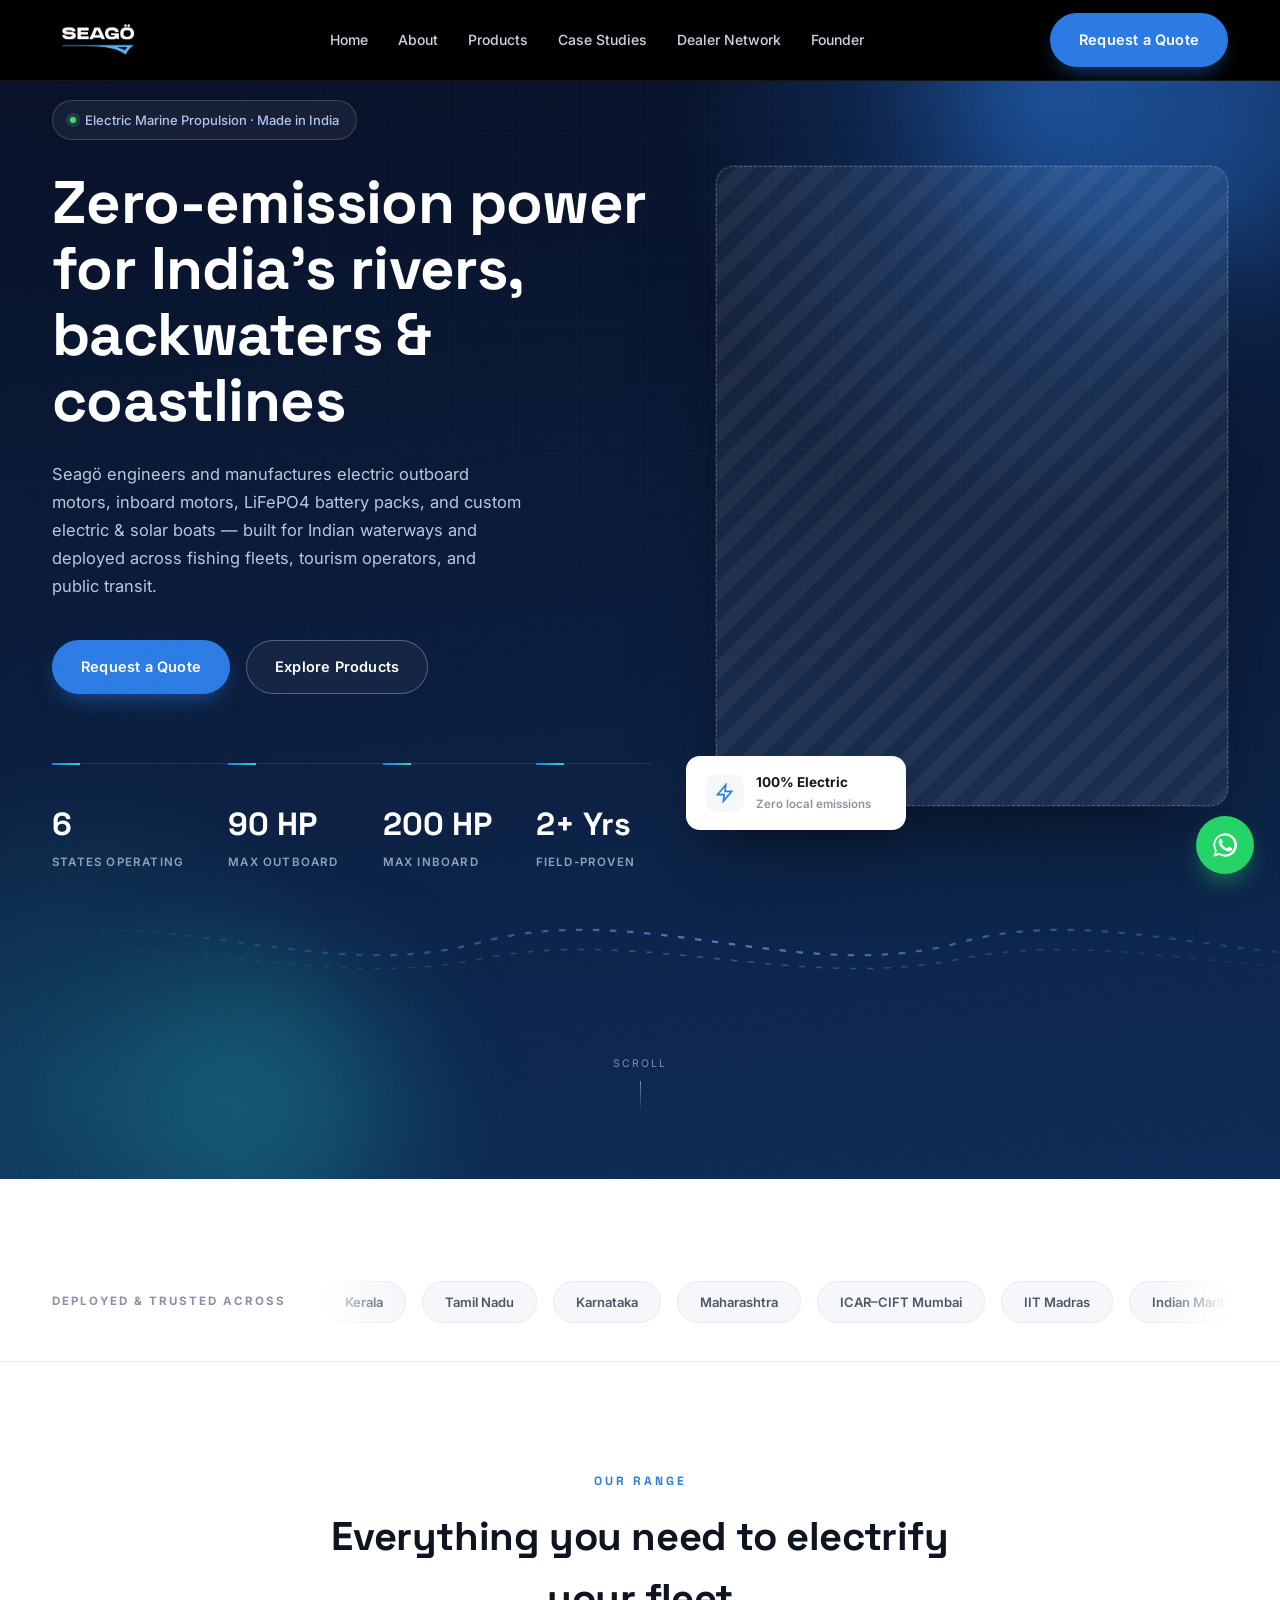
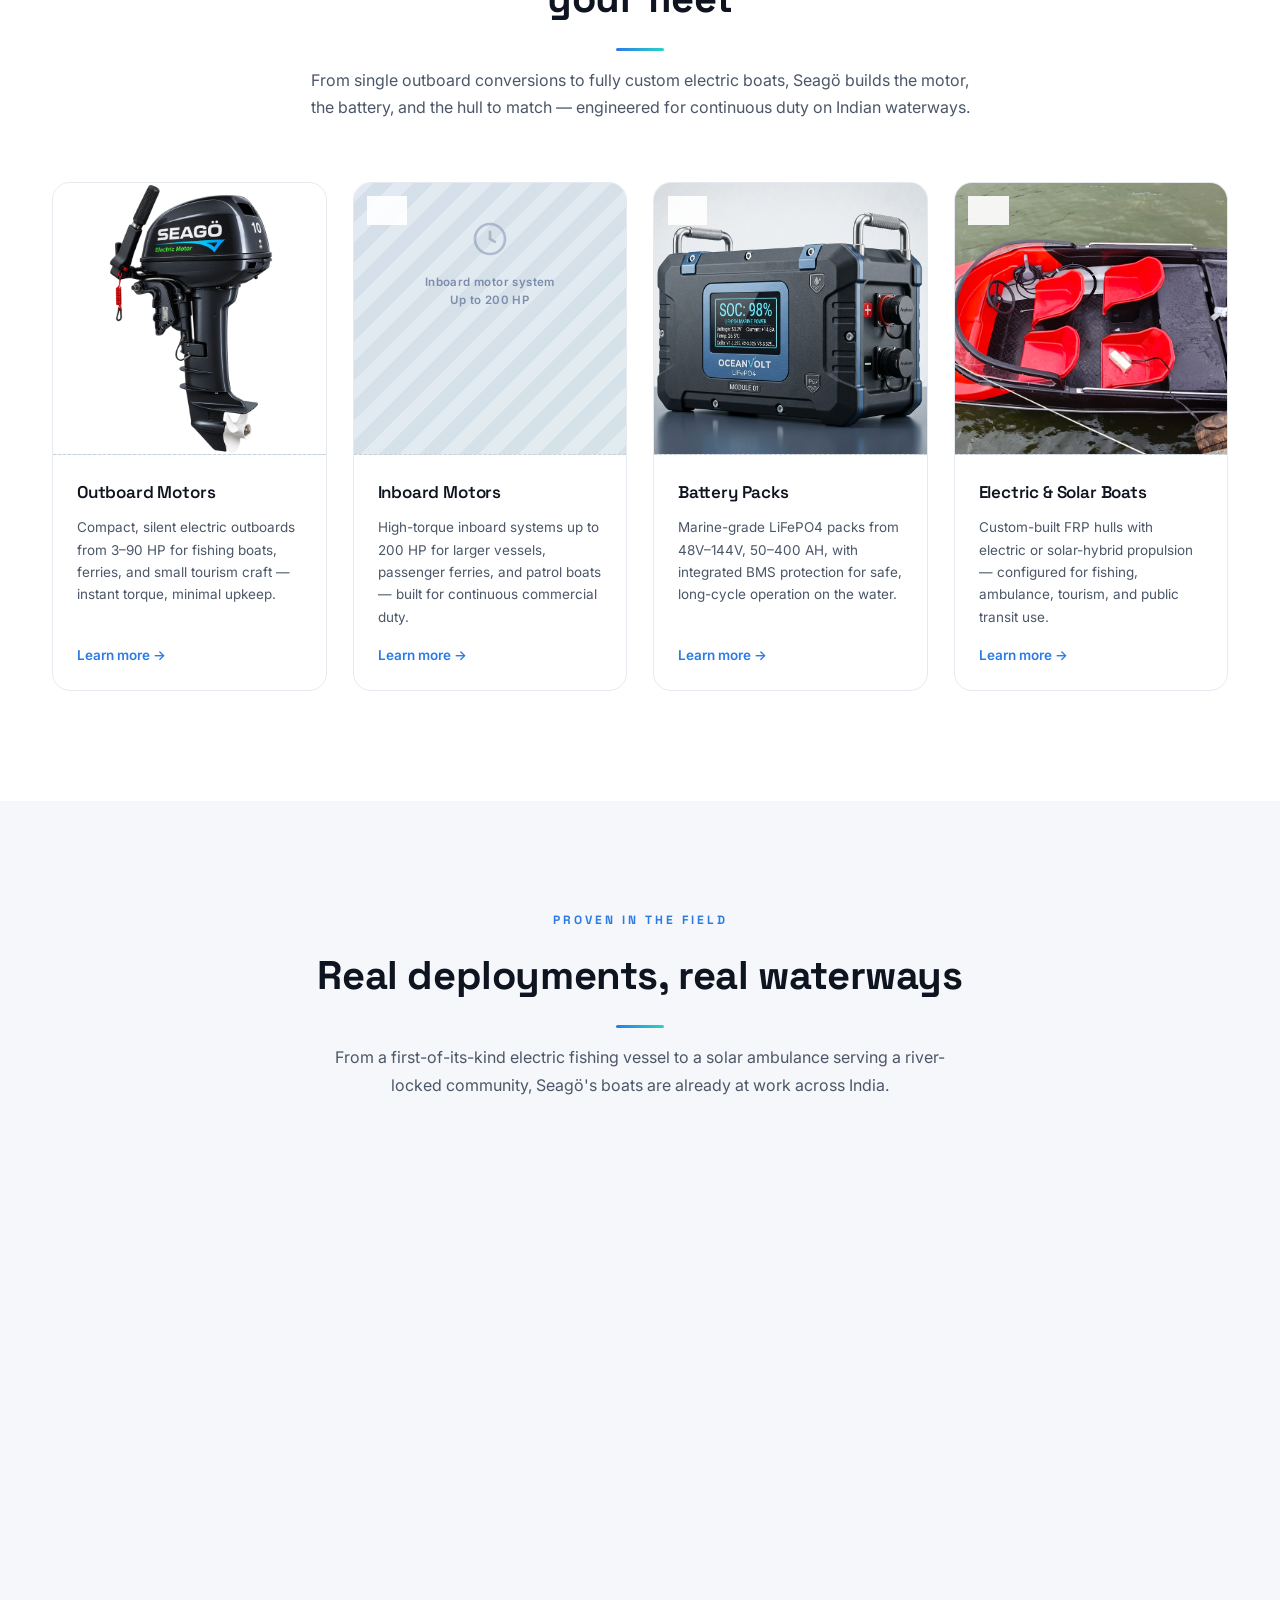
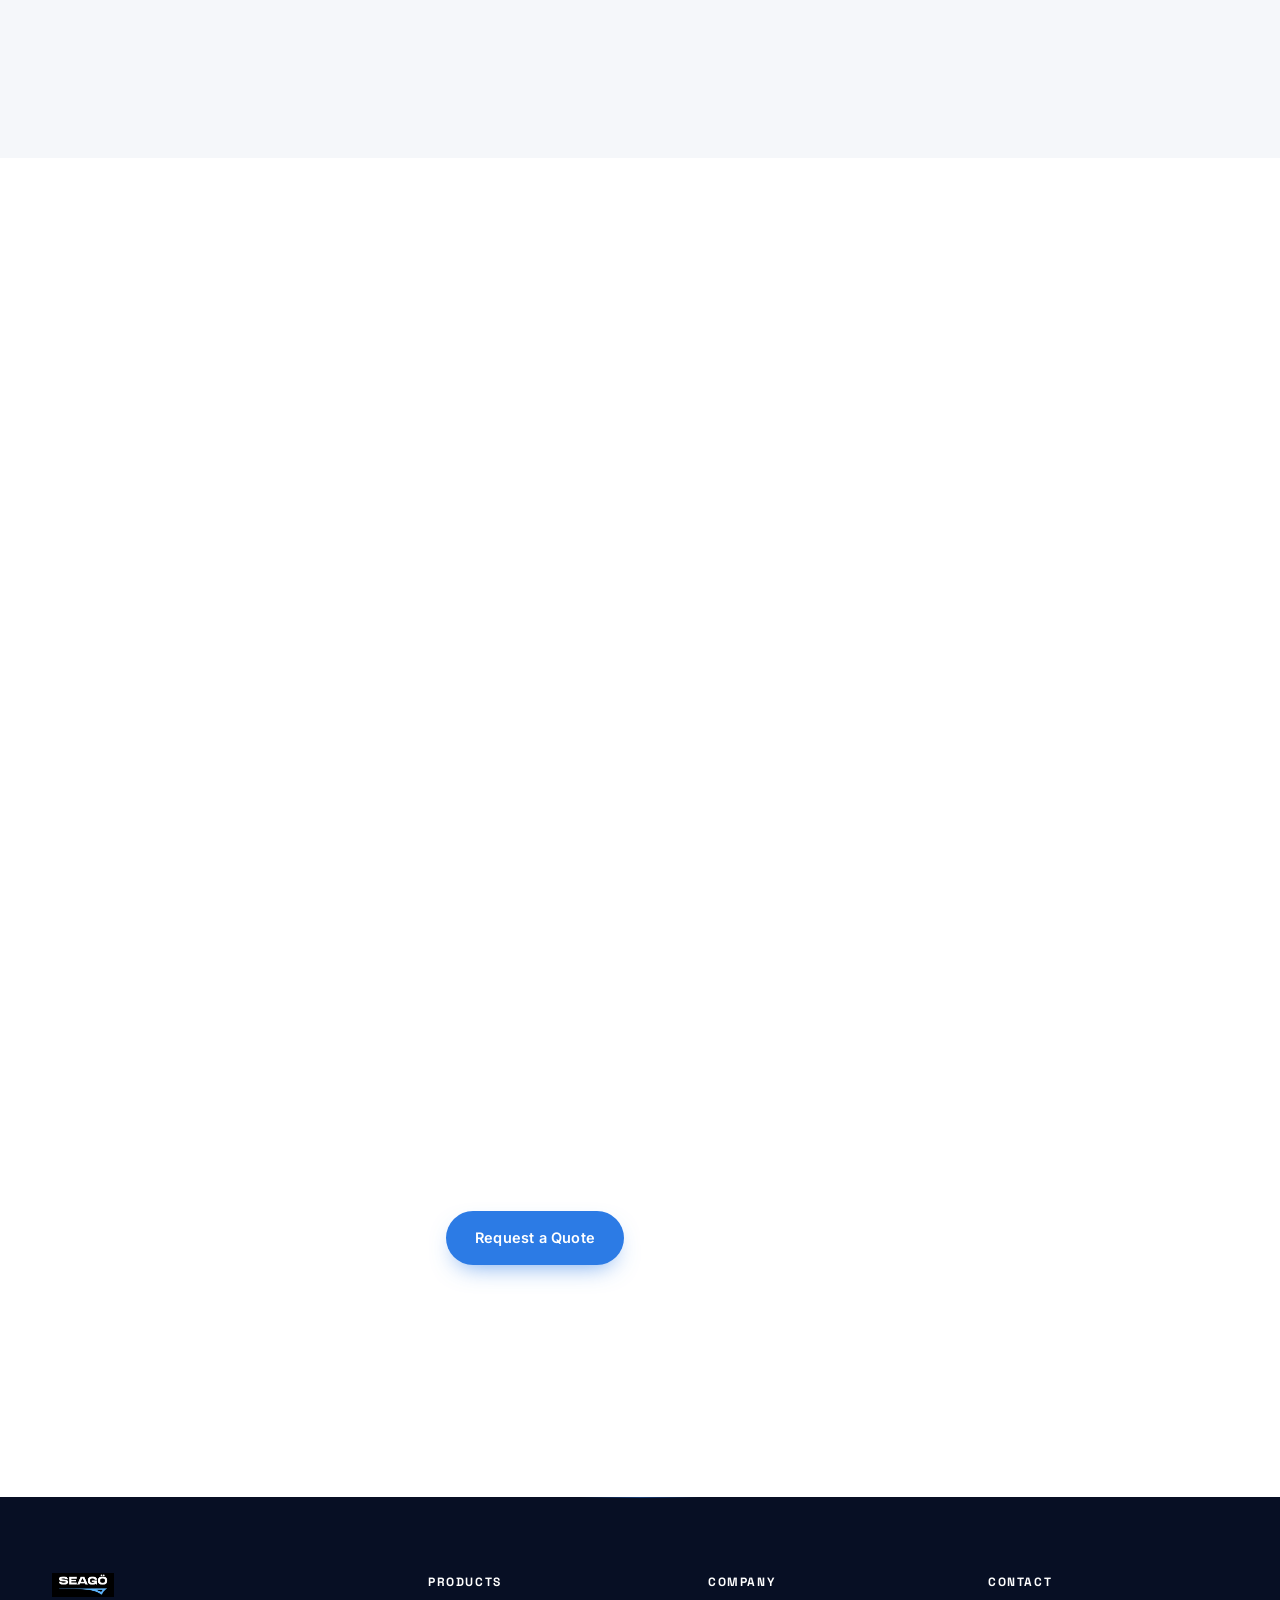
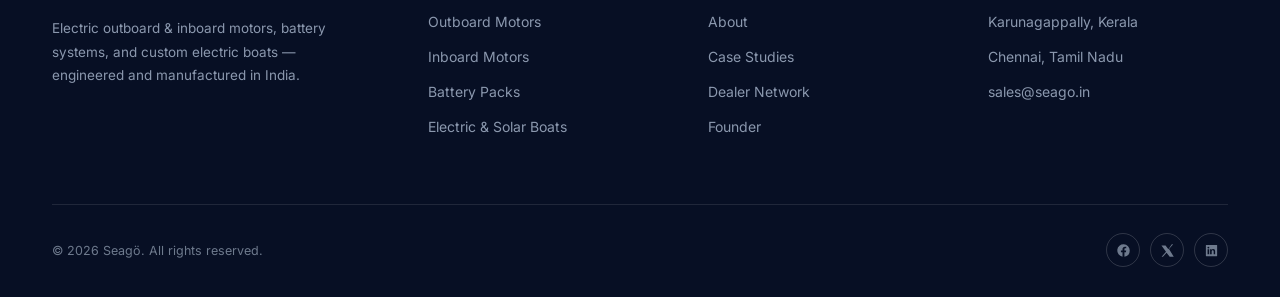
<file: index.html>
<!DOCTYPE html>
<html lang="en">
<head>
<script>document.documentElement.classList.add('js-ready');</script>
<meta charset="UTF-8">
<meta name="viewport" content="width=device-width, initial-scale=1.0">
<title>Seagö — Electric Outboard &amp; Inboard Motors, Battery Packs &amp; Electric Boats</title>
<meta name="description" content="Seagö designs and manufactures electric outboard motors (3–90 HP), inboard motors (up to 200 HP), LiFePO4 battery packs, and custom electric &amp; solar boats — engineered and manufactured in India, deployed across 6 states.">
<link rel="icon" type="image/svg+xml" href="assets/favicon.svg">
<link rel="preconnect" href="https://fonts.googleapis.com">
<link rel="preconnect" href="https://fonts.gstatic.com" crossorigin>
<link href="https://fonts.googleapis.com/css2?family=Space+Grotesk:wght@500;600;700&family=Inter:wght@400;500;600;700;800&display=swap" rel="stylesheet">
<link rel="stylesheet" href="css/style.css">
<script src="js/main.js" defer></script>
</head>
<body>

<div class="progress" id="progressBar"></div>

<!-- ================= NAV ================= -->
<header class="nav">
  <div class="wrap nav-row">
    <a class="nav-logo" href="#top"><img src="assets/seago-logo.png" alt="Seagö"></a>
    <nav class="nav-links">
      <a href="index.html">Home</a>
      <a href="about.html">About</a>
      <a href="products.html">Products</a>
      <a href="case-studies.html">Case Studies</a>
      <a href="dealer-network.html">Dealer Network</a>
      <a href="founder.html">Founder</a>
    </nav>
    <div class="nav-cta">
      <a class="btn btn-primary magnetic" href="contact.html">Request a Quote</a>
      <button class="burger" id="burger" aria-label="Menu"><span></span><span></span><span></span></button>
    </div>
  </div>
</header>

<div class="mobile-menu" id="mobileMenu">
  <a href="index.html">Home</a>
  <a href="about.html">About</a>
  <a href="products.html">Products</a>
  <a href="case-studies.html">Case Studies</a>
  <a href="dealer-network.html">Dealer Network</a>
  <a href="founder.html">Founder</a>
  <a class="btn btn-primary" href="contact.html">Request a Quote</a>
</div>

<!-- ================= HERO ================= -->
<section class="hero" id="top">
  <div class="grid-overlay"></div>
  <div class="blob blob-1" data-depth="18"></div>
  <div class="blob blob-2" data-depth="-12"></div>
  <div class="cursor-glow"></div>

  <div class="wrap hero-grid">
    <div class="hero-copy">
      <div class="hero-badge"><span class="dot"></span> Electric Marine Propulsion · Made in India</div>
      <h1 class="hero-title">Zero-emission power for India's rivers, backwaters &amp; coastlines</h1>
      <div class="hero-sub">
        <p>Seagö engineers and manufactures electric outboard motors, inboard motors, LiFePO4 battery packs, and custom electric &amp; solar boats — built for Indian waterways and deployed across fishing fleets, tourism operators, and public transit.</p>
      </div>
      <div class="hero-actions">
        <a class="btn btn-primary magnetic" href="contact.html">Request a Quote</a>
        <a class="btn btn-ghost magnetic" href="products.html">Explore Products</a>
      </div>
      <div class="hero-stats">
        <div class="hero-stat"><b data-count="6" data-suffix="">0</b><span>States Operating</span></div>
        <div class="hero-stat"><b data-count="90" data-suffix=" HP">0</b><span>Max Outboard</span></div>
        <div class="hero-stat"><b data-count="200" data-suffix=" HP">0</b><span>Max Inboard</span></div>
        <div class="hero-stat"><b data-count="2" data-suffix="+ Yrs">0</b><span>Field-Proven</span></div>
      </div>
    </div>
    <div class="hero-visual" data-depth="-8">
      <div class="ph photo-frame">
        <video autoplay muted loop playsinline preload="auto" aria-label="Seagö electric outboard motor in operation">
          <source src="assets/photos/ai-artwork-videoacc3e3fb-0a4f-467d-bd82-8fc7c55db4ec.mp4" type="video/mp4">
        </video>
        
      </div>
      <div class="float-card">
        <div class="ic"><svg viewBox="0 0 24 24" fill="none" stroke="currentColor" stroke-width="2"><path d="M13 2L3 14h8l-1 8 10-12h-8l1-8z"/></svg></div>
        <div>
          <span class="ft-title">100% Electric</span>
          <span class="ft-sub">Zero local emissions</span>
        </div>
      </div>
    </div>
  </div>

  <div class="wave-wrap">
    <svg viewBox="0 0 1200 100" preserveAspectRatio="none">
      <defs>
        <linearGradient id="waveGrad" x1="0" y1="0" x2="1" y2="0">
          <stop offset="0%" stop-color="#2C7BE5" stop-opacity="0"/>
          <stop offset="50%" stop-color="#5FA6FF" stop-opacity="1"/>
          <stop offset="100%" stop-color="#28D4C8" stop-opacity="0"/>
        </linearGradient>
      </defs>
      <path class="wave-path" d="M0,55 C150,15 300,95 450,55 C600,15 750,95 900,55 C1050,15 1200,95 1350,55"/>
      <path class="wave-path p2" d="M0,70 C150,40 300,100 450,70 C600,40 750,100 900,70 C1050,40 1200,100 1350,70"/>
    </svg>
  </div>
  <div class="scroll-cue"><span>Scroll</span><span class="line"></span></div>
</section>

<div class="angle-div">
  <svg viewBox="0 0 1200 64" preserveAspectRatio="none"><polygon points="0,64 1200,0 1200,64" fill="#ffffff"/></svg>
</div>

<!-- ================= TRUST MARQUEE ================= -->
<section class="trust">
  <div class="wrap trust-row">
    <span class="trust-label">Deployed &amp; Trusted Across</span>
    <div class="marquee">
      <div class="marquee-track trust-logos">
        <div class="trust-chip">Kerala</div>
        <div class="trust-chip">Tamil Nadu</div>
        <div class="trust-chip">Karnataka</div>
        <div class="trust-chip">Maharashtra</div>
        <div class="trust-chip">ICAR&#8211;CIFT Mumbai</div>
        <div class="trust-chip">IIT Madras</div>
        <div class="trust-chip">Indian Maritime University</div>
        <div class="trust-chip">Kerala</div>
        <div class="trust-chip">Tamil Nadu</div>
        <div class="trust-chip">Karnataka</div>
        <div class="trust-chip">Maharashtra</div>
        <div class="trust-chip">ICAR&#8211;CIFT Mumbai</div>
        <div class="trust-chip">IIT Madras</div>
        <div class="trust-chip">Indian Maritime University</div>
      </div>
    </div>
  </div>
</section>

<!-- ================= PRODUCT RANGE ================= -->
<section class="section" id="products">
  <div class="wrap">
    <div class="section-head reveal">
      <span class="eyebrow">Our Range</span>
      <h2>Everything you need to electrify your fleet</h2>
      <p>From single outboard conversions to fully custom electric boats, Seagö builds the motor, the battery, and the hull to match — engineered for continuous duty on Indian waterways.</p>
    </div>
    <div class="grid-4" data-stagger>
      <div class="tilt reveal">
        <div class="card">
          <div class="ph photo-frame"><img class="outboard-image" src="assets/photos/Outboard%20Motors.png" alt="Seagö electric outboard motors"><span class="ph__chip">01</span></div>
          <div class="card-body">
            <h3>Outboard Motors</h3>
            <p>Compact, silent electric outboards from 3–90 HP for fishing boats, ferries, and small tourism craft — instant torque, minimal upkeep.</p>
            <a class="card-link" href="products.html">Learn more →</a>
          </div>
        </div>
      </div>
      <div class="tilt reveal">
        <div class="card">
          <div class="ph"><span class="ph__chip">02</span><div class="ph__inner"><svg viewBox="0 0 24 24" fill="none" stroke="currentColor" stroke-width="1.6"><circle cx="12" cy="12" r="9"/><path d="M12 7v5l3.5 2"/></svg><span>Inboard motor system<br>Up to 200 HP</span></div></div>
          <div class="card-body">
            <h3>Inboard Motors</h3>
            <p>High-torque inboard systems up to 200 HP for larger vessels, passenger ferries, and patrol boats — built for continuous commercial duty.</p>
            <a class="card-link" href="products.html">Learn more →</a>
          </div>
        </div>
      </div>
      <div class="tilt reveal">
        <div class="card">
          <div class="ph photo-frame"><img class="battery-image" src="assets/photos/Battery%20Box.png" alt="Seagö LiFePO4 battery pack"><span class="ph__chip">03</span></div>
          <div class="card-body">
            <h3>Battery Packs</h3>
            <p>Marine-grade LiFePO4 packs from 48V–144V, 50–400 AH, with integrated BMS protection for safe, long-cycle operation on the water.</p>
            <a class="card-link" href="products.html">Learn more →</a>
          </div>
        </div>
      </div>
      <div class="tilt reveal">
        <div class="card">
          <div class="ph photo-frame"><img src="assets/photos/seago-electric-boat.jpg" alt="Seagö electric boat on the water"><span class="ph__chip">04</span></div>
          <div class="card-body">
            <h3>Electric &amp; Solar Boats</h3>
            <p>Custom-built FRP hulls with electric or solar-hybrid propulsion — configured for fishing, ambulance, tourism, and public transit use.</p>
            <a class="card-link" href="products.html">Learn more →</a>
          </div>
        </div>
      </div>
    </div>
  </div>
</section>

<!-- ================= CASE STUDIES ================= -->
<section class="section soft" id="case-studies">
  <div class="wrap">
    <div class="section-head reveal">
      <span class="eyebrow">Proven in the Field</span>
      <h2>Real deployments, real waterways</h2>
      <p>From a first-of-its-kind electric fishing vessel to a solar ambulance serving a river-locked community, Seagö's boats are already at work across India.</p>
    </div>
    <div class="grid-3" data-stagger>
      <div class="tilt reveal">
        <div class="case-card">
          <div class="ph photo-frame"><img src="assets/photos/case-deployment-boat.jpg" alt="Seagö Vikalpika electric fishing vessel"><span class="ph__chip">Case 01</span></div>
          <div class="case-body">
            <span class="case-tag">Maharashtra</span>
            <h3>India's First Electric Fishing Vessel</h3>
            <p>Built with ICAR-CIFT Mumbai and launched in May 2025, "Vikalpika" is India's first electric fishing vessel — proving zero-emission propulsion for commercial fishing fleets.</p>
          </div>
        </div>
      </div>
      <div class="tilt reveal">
        <div class="case-card">
          <div class="ph photo-frame"><img src="assets/photos/kadamakkudy-ambulance.jpg" alt="Kadamakkudy solar marine ambulance"><span class="ph__chip">Case 02</span></div>
          <div class="case-body">
            <span class="case-tag">Kerala</span>
            <h3>Solar Marine Ambulance</h3>
            <p>A solar-hybrid marine ambulance serving Kerala's island community — bringing reliable, zero-fuel-cost emergency transport to 17,000+ residents.</p>
          </div>
        </div>
      </div>
      <div class="tilt reveal">
        <div class="case-card">
          <div class="ph photo-frame"><img src="assets/photos/seago-tourism-boat.jpg" alt="Seagö electric tourism boat in service"><span class="ph__chip">Case 03</span></div>
          <div class="case-body">
            <span class="case-tag">Karnataka</span>
            <h3>Tourism Boats — Hampi, Hubli &amp; Gadag</h3>
            <p>Electric tourism boats deployed across Karnataka's heritage waterways — quiet, exhaust-free rides for visitors to Hampi, Hubli, Gadag, and Bagalkot.</p>
          </div>
        </div>
      </div>
    </div>
  </div>
</section>

<!-- ================= WHY SEAGO (editorial split) ================= -->
<section class="section" id="about">
  <div class="wrap why-grid">
    <div class="why-left reveal">
      <span class="eyebrow">Why Seagö</span>
      <h2 class="why-title">Built for Indian waterways, backed by real deployments</h2>
      <p>Seagö designs every motor in-house and manufactures it in Chennai — so what you get isn't an imported retrofit, it's propulsion engineered for the depth, load, and duty cycles of Indian rivers, backwaters, and coastlines.</p>
    </div>
    <div class="feat-list" data-stagger>
      <div class="feat-row reveal">
        <div class="ic"><svg viewBox="0 0 24 24" fill="none" stroke="currentColor" stroke-width="1.8"><path d="M13 2L3 14h8l-1 8 10-12h-8l1-8z"/></svg></div>
        <div class="ft-body">
          <span class="idx">01</span>
          <h4>Zero-Emission Propulsion</h4>
          <p>No fuel, no exhaust, no oil in the water — just quiet, instant torque for fishing, tourism, and transit fleets.</p>
        </div>
      </div>
      <div class="feat-row reveal">
        <div class="ic"><svg viewBox="0 0 24 24" fill="none" stroke="currentColor" stroke-width="1.8"><path d="M12 2l8 4v6c0 5-3.4 8.5-8 10-4.6-1.5-8-5-8-10V6l8-4z"/></svg></div>
        <div class="ft-body">
          <span class="idx">02</span>
          <h4>Manufactured in Chennai</h4>
          <p>Outboard and Inboard Motors are built end-to-end at our Chennai facility — full control over quality and lead times.</p>
        </div>
      </div>
      <div class="feat-row reveal">
        <div class="ic"><svg viewBox="0 0 24 24" fill="none" stroke="currentColor" stroke-width="1.8"><circle cx="12" cy="12" r="9"/><path d="M12 7v5l3.5 2"/></svg></div>
        <div class="ft-body">
          <span class="idx">03</span>
          <h4>Dedicated Service &amp; Spares</h4>
          <p>A sales and support base in Kerala plus a growing network across 6 states keeps your fleet running with minimal downtime.</p>
        </div>
      </div>
    </div>
  </div>
</section>

<!-- ================= CTA ================= -->
<section class="section" style="padding-top:0;">
  <div class="wrap">
    <div class="cta reveal">
      <div class="cta-inner">
        <span class="eyebrow" style="color:#9FC1F5;">Let's Talk</span>
        <h2 class="cta-title">Ready to electrify your fleet?</h2>
        <p class="cta-text">Tell us your boat size, use case, and timeline — we'll get back to you with a configuration and quote within one business day.</p>
        <div class="cta-actions">
          <a class="btn btn-primary magnetic" href="contact.html">Request a Quote</a>
          <a class="btn btn-ghost magnetic" href="products.html">Explore Our Range</a>
        </div>
      </div>
    </div>
  </div>
</section>

<!-- ================= FOOTER ================= -->
<footer>
  <div class="wrap">
    <div class="footer-grid">
      <div>
        <div class="footer-logo"><img src="assets/seago-logo.png" alt="Seagö"></div>
        <p>Electric outboard &amp; inboard motors, battery systems, and custom electric boats — engineered and manufactured in India.</p>
      </div>
      <div class="footer-col">
        <h5>Products</h5>
        <a href="products.html">Outboard Motors</a>
        <a href="products.html">Inboard Motors</a>
        <a href="products.html">Battery Packs</a>
        <a href="products.html">Electric &amp; Solar Boats</a>
      </div>
      <div class="footer-col">
        <h5>Company</h5>
        <a href="about.html">About</a>
        <a href="case-studies.html">Case Studies</a>
        <a href="dealer-network.html">Dealer Network</a>
        <a href="founder.html">Founder</a>
      </div>
      <div class="footer-col">
        <h5>Contact</h5>
        <a href="contact.html">Karunagappally, Kerala</a>
        <a href="contact.html">Chennai, Tamil Nadu</a>
        <a href="mailto:sales@seago.in">sales@seago.in</a>
      </div>
    </div>
    <div class="footer-bottom">
      <span>© 2026 Seagö. All rights reserved.</span>
      <div class="footer-social">
        <a href="#"><svg viewBox="0 0 24 24" fill="currentColor"><path d="M22 12a10 10 0 1 0-11.6 9.9v-7H7.9V12h2.5V9.8c0-2.5 1.5-3.9 3.8-3.9 1.1 0 2.2.2 2.2.2v2.4h-1.3c-1.2 0-1.6.8-1.6 1.6V12h2.8l-.4 2.9h-2.4v7A10 10 0 0 0 22 12z"/></svg></a>
        <a href="#"><svg viewBox="0 0 24 24" fill="currentColor"><path d="M18.9 2H21l-6.6 7.5L22 22h-6.5l-5-6.6L4.7 22H2.6l7-8-7.3-9.9h6.6l4.5 6z"/></svg></a>
        <a href="#"><svg viewBox="0 0 24 24" fill="currentColor"><path d="M20.4 3H3.6A.6.6 0 0 0 3 3.6v16.8a.6.6 0 0 0 .6.6h16.8a.6.6 0 0 0 .6-.6V3.6a.6.6 0 0 0-.6-.6zM8.3 18.1H5.7V9.9h2.6v8.2zM7 8.8a1.5 1.5 0 1 1 0-3 1.5 1.5 0 0 1 0 3zm11.1 9.3h-2.6v-4.3c0-1 0-2.4-1.5-2.4s-1.7 1.1-1.7 2.3v4.4H9.7V9.9h2.5v1.1a2.7 2.7 0 0 1 2.5-1.4c2.6 0 3.1 1.7 3.1 4v4.5z"/></svg></a>
      </div>
    </div>
  </div>
</footer>

<!-- ================= WHATSAPP FLOAT ================= -->
<a class="wa-float" href="https://wa.me/918606366633?text=Hi%20Seag%C3%B6%2C%20I%27d%20like%20to%20know%20more%20about%20your%20electric%20marine%20products." target="_blank" rel="noopener" aria-label="Chat on WhatsApp">
  <span class="wa-tip">Chat with us</span>
  <svg viewBox="0 0 24 24"><path d="M17.5 14.4c-.3-.1-1.7-.9-2-1-.3-.1-.5-.1-.6.1-.2.3-.7 1-.9 1.2-.2.2-.3.2-.6.1-.3-.1-1.3-.5-2.4-1.5-.9-.8-1.5-1.8-1.7-2.1-.2-.3 0-.5.1-.6.1-.1.3-.3.4-.5.1-.1.2-.3.3-.4.1-.2 0-.4 0-.5 0-.1-.6-1.5-.8-2-.2-.5-.4-.5-.6-.5h-.5c-.2 0-.5.1-.7.3-.3.3-1 1-1 2.4s1 2.8 1.1 3c.1.2 2 3.1 4.9 4.3.7.3 1.2.5 1.7.6.7.2 1.3.2 1.8.1.5-.1 1.7-.7 2-1.4.2-.6.2-1.2.2-1.3-.1-.1-.3-.2-.6-.3z"/><path d="M12 2a10 10 0 0 0-8.6 15L2 22l5.2-1.4A10 10 0 1 0 12 2zm0 18.2c-1.6 0-3.1-.4-4.4-1.2l-.3-.2-3.1.8.8-3-.2-.3A8.2 8.2 0 1 1 12 20.2z"/></svg>
</a>

</body>
</html>
</file>
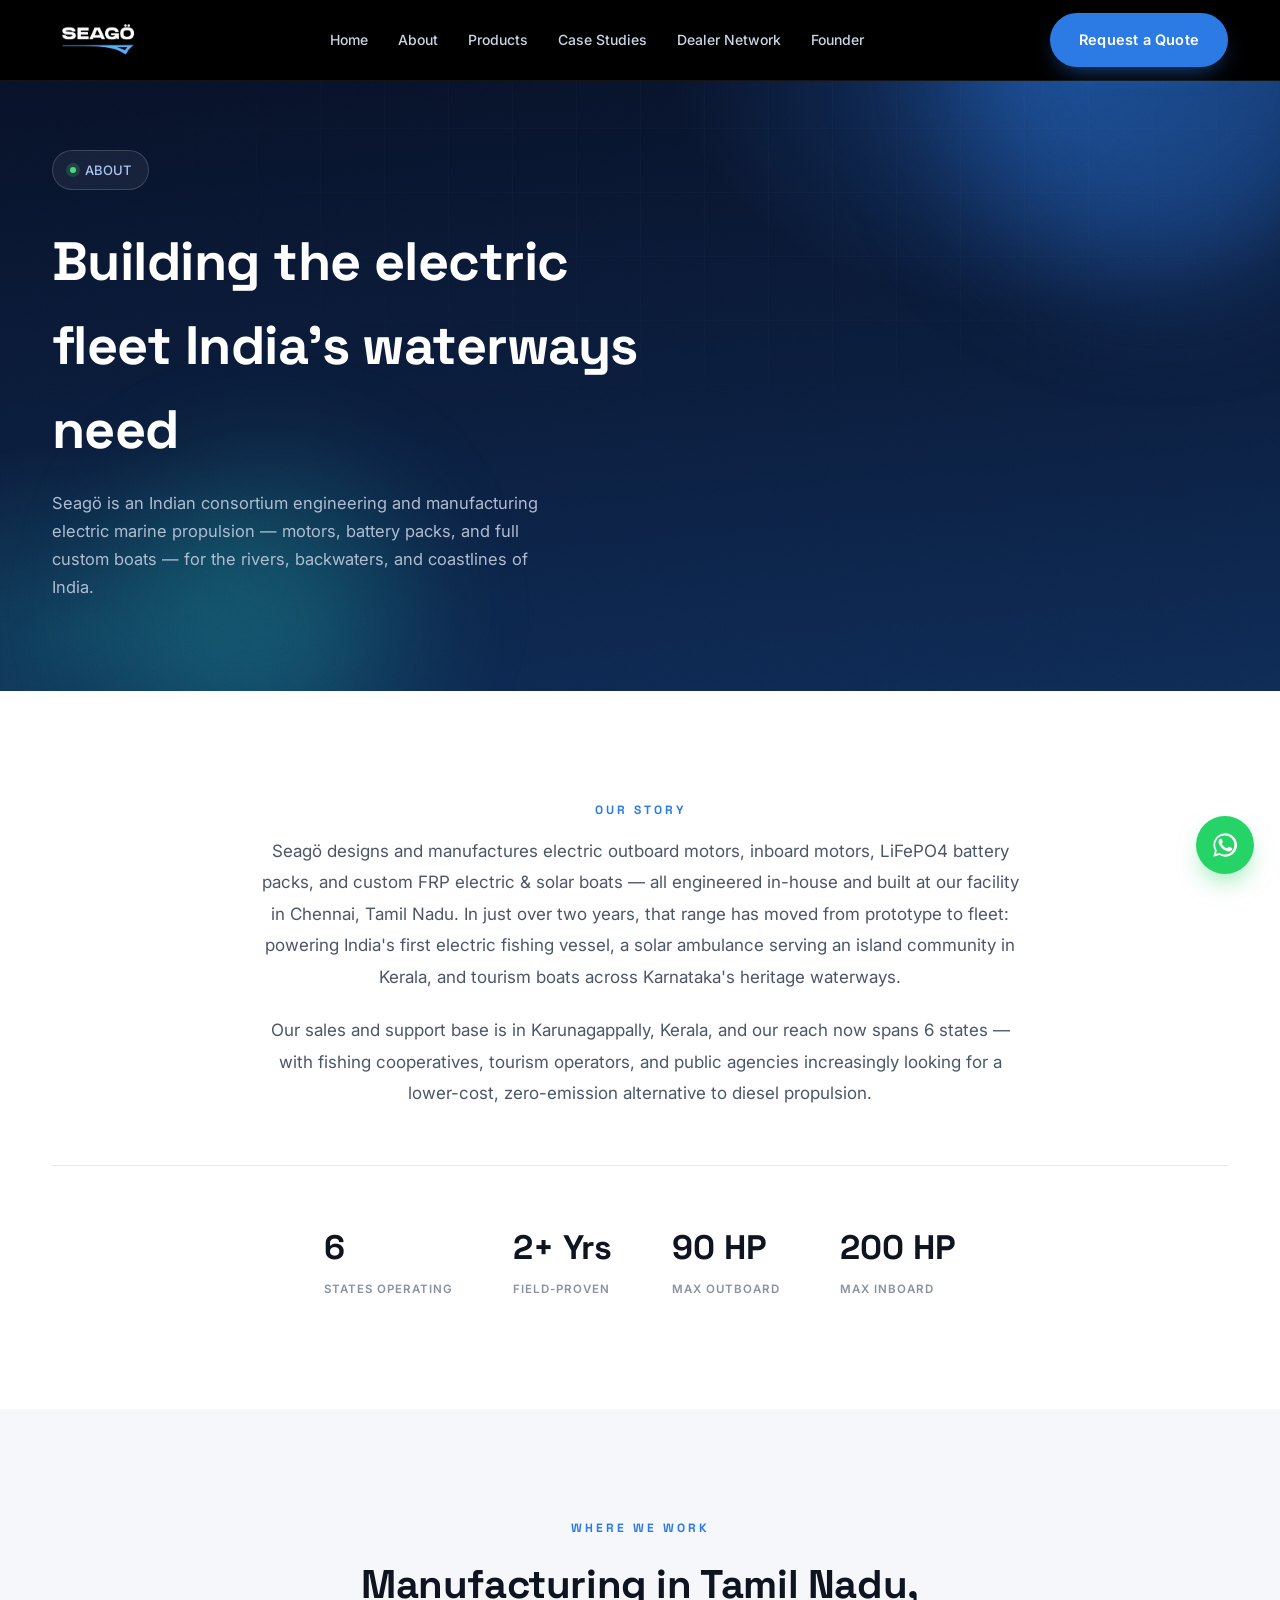
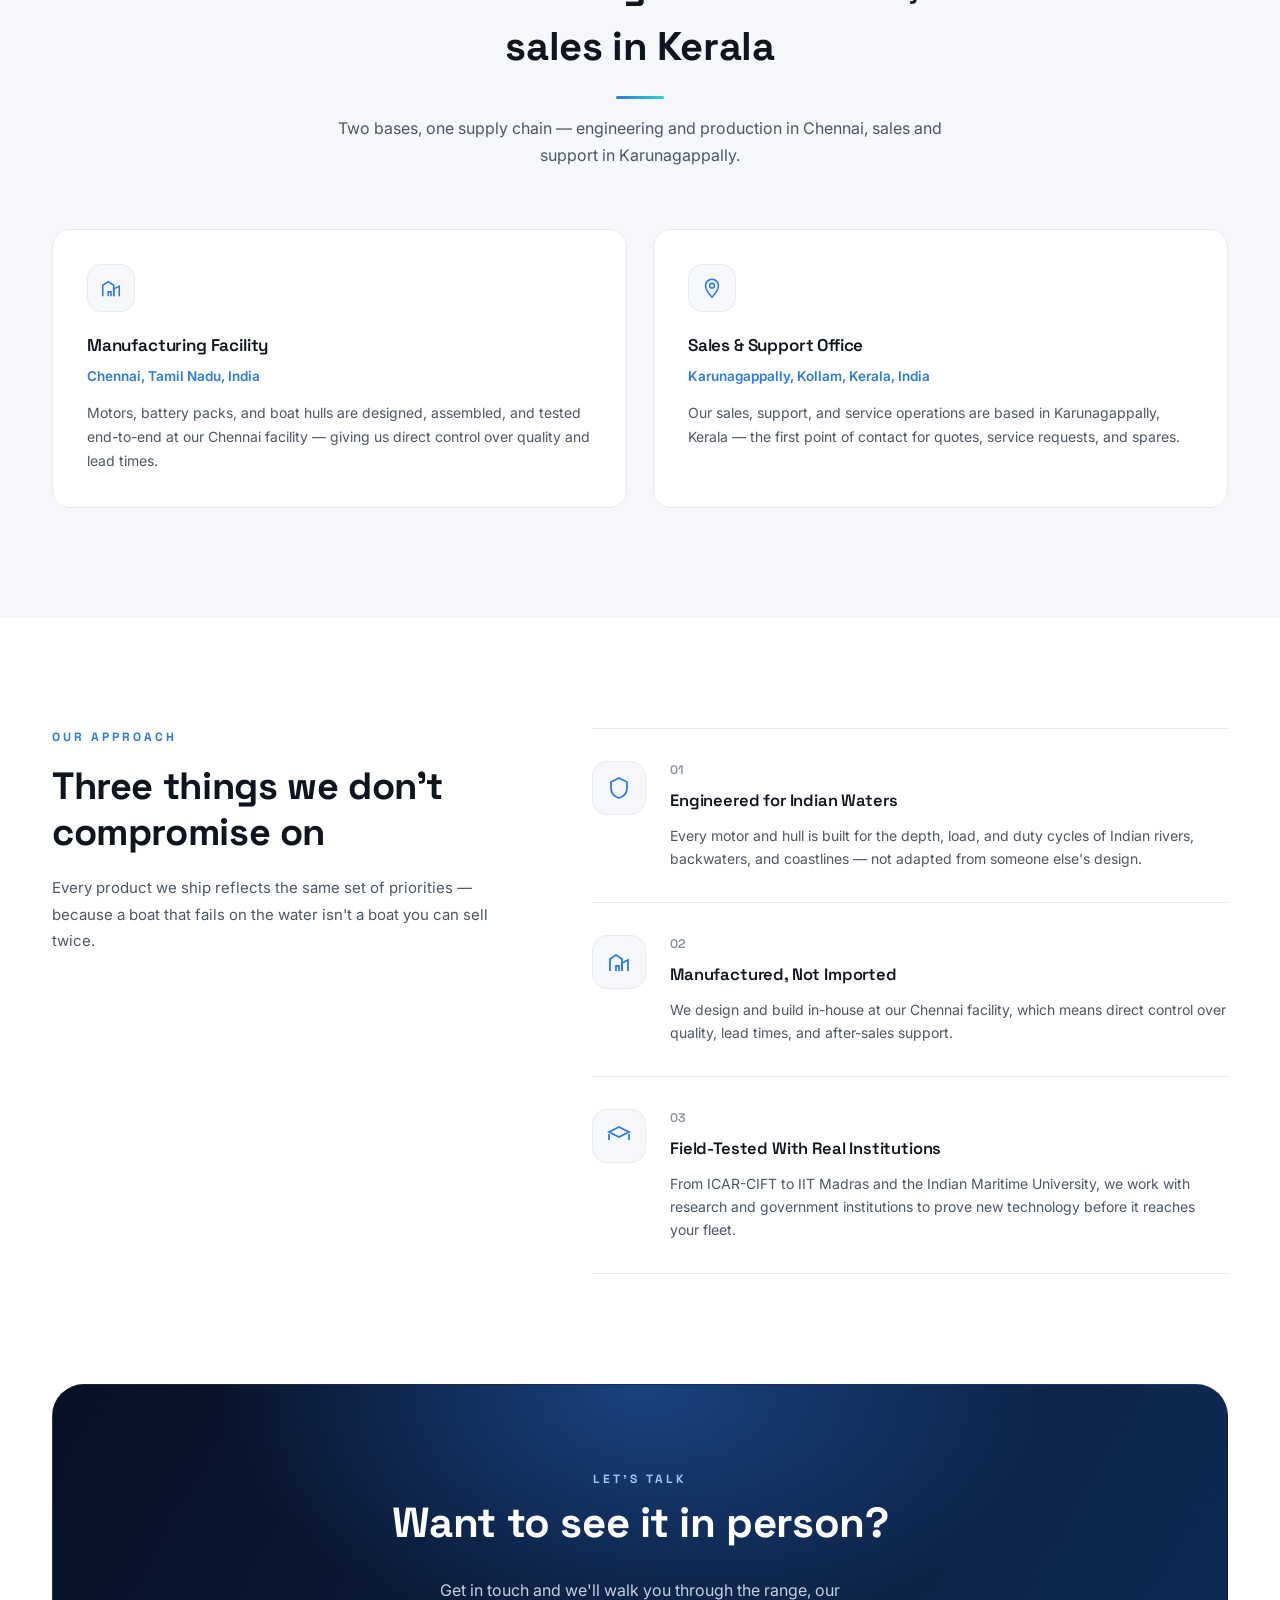
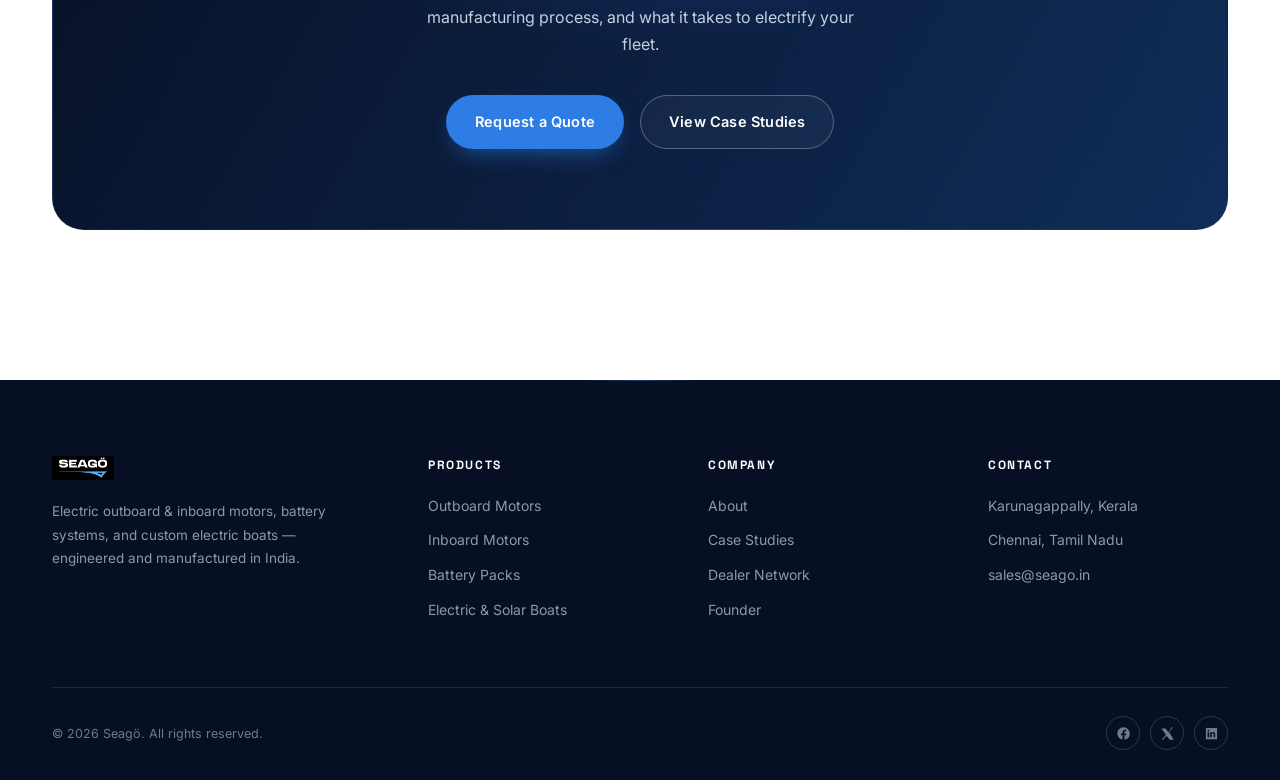
<file: about.html>
<!DOCTYPE html>
<html lang="en">
<head>
<title>Seagö — About Us</title>

<script>document.documentElement.classList.add('js-ready');</script>
<meta charset="UTF-8">
<meta name="viewport" content="width=device-width, initial-scale=1.0">
<meta name="description" content="Seagö designs and manufactures electric marine propulsion in Chennai, Tamil Nadu — deployed across 6 states from a sales &amp; support base in Karunagappally, Kerala.">
<link rel="icon" type="image/svg+xml" href="assets/favicon.svg">
<link rel="preconnect" href="https://fonts.googleapis.com">
<link rel="preconnect" href="https://fonts.gstatic.com" crossorigin>
<link href="https://fonts.googleapis.com/css2?family=Space+Grotesk:wght@500;600;700&family=Inter:wght@400;500;600;700;800&display=swap" rel="stylesheet">
<link rel="stylesheet" href="css/style.css">
<script src="js/main.js" defer></script>
</head>
<body>

<div class="progress" id="progressBar"></div>

<!-- ================= NAV ================= -->
<header class="nav">
  <div class="wrap nav-row">
    <a class="nav-logo" href="index.html#top"><img src="assets/seago-logo.png" alt="Seagö"></a>
    <nav class="nav-links">
      <a href="index.html">Home</a>
      <a href="about.html">About</a>
      <a href="products.html">Products</a>
      <a href="case-studies.html">Case Studies</a>
      <a href="dealer-network.html">Dealer Network</a>
      <a href="founder.html">Founder</a>
    </nav>
    <div class="nav-cta">
      <a class="btn btn-primary magnetic" href="contact.html">Request a Quote</a>
      <button class="burger" id="burger" aria-label="Menu"><span></span><span></span><span></span></button>
    </div>
  </div>
</header>

<div class="mobile-menu" id="mobileMenu">
  <a href="index.html">Home</a>
  <a href="about.html">About</a>
  <a href="products.html">Products</a>
  <a href="case-studies.html">Case Studies</a>
  <a href="dealer-network.html">Dealer Network</a>
  <a href="founder.html">Founder</a>
  <a class="btn btn-primary" href="contact.html">Request a Quote</a>
</div>

<!-- ================= PAGE HEADER ================= -->
<section class="hero page-hero">
  <div class="grid-overlay"></div>
  <div class="blob blob-1" data-depth="14"></div>
  <div class="blob blob-2" data-depth="-10"></div>
  <div class="cursor-glow"></div>

  <div class="wrap">
    <div class="hero-badge reveal"><span class="dot"></span> ABOUT</div>
    <h1 class="page-title reveal">Building the electric fleet India's waterways need</h1>
    <p class="page-sub reveal">Seagö is an Indian consortium engineering and manufacturing electric marine propulsion — motors, battery packs, and full custom boats — for the rivers, backwaters, and coastlines of India.</p>
  </div>
</section>

<!-- ================= STORY ================= -->
<section class="section">
  <div class="wrap">
    <div class="about-story reveal">
      <span class="eyebrow" style="color:var(--blue); display:block; margin-bottom:16px;">Our Story</span>
      <p>Seagö designs and manufactures electric outboard motors, inboard motors, LiFePO4 battery packs, and custom FRP electric &amp; solar boats — all engineered in-house and built at our facility in Chennai, Tamil Nadu. In just over two years, that range has moved from prototype to fleet: powering India's first electric fishing vessel, a solar ambulance serving an island community in Kerala, and tourism boats across Karnataka's heritage waterways.</p>
      <p>Our sales and support base is in Karunagappally, Kerala, and our reach now spans 6 states — with fishing cooperatives, tourism operators, and public agencies increasingly looking for a lower-cost, zero-emission alternative to diesel propulsion.</p>
    </div>

    <div class="stat-strip reveal">
      <div class="stat"><b>6</b><span>States Operating</span></div>
      <div class="stat"><b>2+ Yrs</b><span>Field-Proven</span></div>
      <div class="stat"><b>90 HP</b><span>Max Outboard</span></div>
      <div class="stat"><b>200 HP</b><span>Max Inboard</span></div>
    </div>
  </div>
</section>

<!-- ================= LOCATIONS ================= -->
<section class="section soft">
  <div class="wrap">
    <div class="section-head reveal">
      <span class="eyebrow">Where We Work</span>
      <h2>Manufacturing in Tamil Nadu, sales in Kerala</h2>
      <p>Two bases, one supply chain — engineering and production in Chennai, sales and support in Karunagappally.</p>
    </div>
    <div class="loc-grid" data-stagger>
      <div class="loc-card reveal">
        <div class="ic"><svg viewBox="0 0 24 24" fill="none" stroke="currentColor" stroke-width="1.7"><path d="M3 21V9l6-4 6 4v12"/><path d="M15 21V13l6-3v11"/><path d="M9 21v-5h3v5"/></svg></div>
        <h3>Manufacturing Facility</h3>
        <div class="loc-addr">Chennai, Tamil Nadu, India</div>
        <p>Motors, battery packs, and boat hulls are designed, assembled, and tested end-to-end at our Chennai facility — giving us direct control over quality and lead times.</p>
      </div>
      <div class="loc-card reveal">
        <div class="ic"><svg viewBox="0 0 24 24" fill="none" stroke="currentColor" stroke-width="1.7"><path d="M12 22s7-7.4 7-12.5A7 7 0 0 0 5 9.5C5 14.6 12 22 12 22z"/><circle cx="12" cy="9.5" r="2.6"/></svg></div>
        <h3>Sales &amp; Support Office</h3>
        <div class="loc-addr">Karunagappally, Kollam, Kerala, India</div>
        <p>Our sales, support, and service operations are based in Karunagappally, Kerala — the first point of contact for quotes, service requests, and spares.</p>
      </div>
    </div>
  </div>
</section>

<!-- ================= APPROACH ================= -->
<section class="section" id="approach">
  <div class="wrap why-grid">
    <div class="why-left reveal">
      <span class="eyebrow">Our Approach</span>
      <h2 class="why-title">Three things we don't compromise on</h2>
      <p>Every product we ship reflects the same set of priorities — because a boat that fails on the water isn't a boat you can sell twice.</p>
    </div>
    <div class="feat-list" data-stagger>
      <div class="feat-row reveal">
        <div class="ic"><svg viewBox="0 0 24 24" fill="none" stroke="currentColor" stroke-width="1.8"><path d="M12 2l8 4v6c0 5-3.4 8.5-8 10-4.6-1.5-8-5-8-10V6l8-4z"/></svg></div>
        <div class="ft-body">
          <span class="idx">01</span>
          <h4>Engineered for Indian Waters</h4>
          <p>Every motor and hull is built for the depth, load, and duty cycles of Indian rivers, backwaters, and coastlines — not adapted from someone else's design.</p>
        </div>
      </div>
      <div class="feat-row reveal">
        <div class="ic"><svg viewBox="0 0 24 24" fill="none" stroke="currentColor" stroke-width="1.8"><path d="M3 21V9l6-4 6 4v12"/><path d="M15 21V13l6-3v11"/><path d="M9 21v-5h3v5"/></svg></div>
        <div class="ft-body">
          <span class="idx">02</span>
          <h4>Manufactured, Not Imported</h4>
          <p>We design and build in-house at our Chennai facility, which means direct control over quality, lead times, and after-sales support.</p>
        </div>
      </div>
      <div class="feat-row reveal">
        <div class="ic"><svg viewBox="0 0 24 24" fill="none" stroke="currentColor" stroke-width="1.8"><path d="M22 10v6M2 10v6M12 3l10 5-10 5L2 8l10-5z"/></svg></div>
        <div class="ft-body">
          <span class="idx">03</span>
          <h4>Field-Tested With Real Institutions</h4>
          <p>From ICAR-CIFT to IIT Madras and the Indian Maritime University, we work with research and government institutions to prove new technology before it reaches your fleet.</p>
        </div>
      </div>
    </div>
  </div>
</section>

<!-- ================= CTA ================= -->
<section class="section" style="padding-top:0;">
  <div class="wrap">
    <div class="cta reveal">
      <div class="cta-inner">
        <span class="eyebrow" style="color:#9FC1F5;">Let's Talk</span>
        <h2 class="cta-title">Want to see it in person?</h2>
        <p class="cta-text">Get in touch and we'll walk you through the range, our manufacturing process, and what it takes to electrify your fleet.</p>
        <div class="cta-actions">
          <a class="btn btn-primary magnetic" href="contact.html">Request a Quote</a>
          <a class="btn btn-ghost magnetic" href="case-studies.html">View Case Studies</a>
        </div>
      </div>
    </div>
  </div>
</section>

<!-- ================= FOOTER ================= -->
<footer>
  <div class="wrap">
    <div class="footer-grid">
      <div>
        <div class="footer-logo"><img src="assets/seago-logo.png" alt="Seagö"></div>
        <p>Electric outboard &amp; inboard motors, battery systems, and custom electric boats — engineered and manufactured in India.</p>
      </div>
      <div class="footer-col">
        <h5>Products</h5>
        <a href="products.html">Outboard Motors</a>
        <a href="products.html">Inboard Motors</a>
        <a href="products.html">Battery Packs</a>
        <a href="products.html">Electric &amp; Solar Boats</a>
      </div>
      <div class="footer-col">
        <h5>Company</h5>
        <a href="about.html">About</a>
        <a href="case-studies.html">Case Studies</a>
        <a href="dealer-network.html">Dealer Network</a>
        <a href="founder.html">Founder</a>
      </div>
      <div class="footer-col">
        <h5>Contact</h5>
        <a href="contact.html">Karunagappally, Kerala</a>
        <a href="contact.html">Chennai, Tamil Nadu</a>
        <a href="mailto:sales@seago.in">sales@seago.in</a>
      </div>
    </div>
    <div class="footer-bottom">
      <span>© 2026 Seagö. All rights reserved.</span>
      <div class="footer-social">
        <a href="#"><svg viewBox="0 0 24 24" fill="currentColor"><path d="M22 12a10 10 0 1 0-11.6 9.9v-7H7.9V12h2.5V9.8c0-2.5 1.5-3.9 3.8-3.9 1.1 0 2.2.2 2.2.2v2.4h-1.3c-1.2 0-1.6.8-1.6 1.6V12h2.8l-.4 2.9h-2.4v7A10 10 0 0 0 22 12z"/></svg></a>
        <a href="#"><svg viewBox="0 0 24 24" fill="currentColor"><path d="M18.9 2H21l-6.6 7.5L22 22h-6.5l-5-6.6L4.7 22H2.6l7-8-7.3-9.9h6.6l4.5 6z"/></svg></a>
        <a href="#"><svg viewBox="0 0 24 24" fill="currentColor"><path d="M20.4 3H3.6A.6.6 0 0 0 3 3.6v16.8a.6.6 0 0 0 .6.6h16.8a.6.6 0 0 0 .6-.6V3.6a.6.6 0 0 0-.6-.6zM8.3 18.1H5.7V9.9h2.6v8.2zM7 8.8a1.5 1.5 0 1 1 0-3 1.5 1.5 0 0 1 0 3zm11.1 9.3h-2.6v-4.3c0-1 0-2.4-1.5-2.4s-1.7 1.1-1.7 2.3v4.4H9.7V9.9h2.5v1.1a2.7 2.7 0 0 1 2.5-1.4c2.6 0 3.1 1.7 3.1 4v4.5z"/></svg></a>
      </div>
    </div>
  </div>
</footer>

<!-- ================= WHATSAPP FLOAT ================= -->
<a class="wa-float" href="https://wa.me/918606366633?text=Hi%20Seag%C3%B6%2C%20I%27d%20like%20to%20know%20more%20about%20your%20electric%20marine%20products." target="_blank" rel="noopener" aria-label="Chat on WhatsApp">
  <span class="wa-tip">Chat with us</span>
  <svg viewBox="0 0 24 24"><path d="M17.5 14.4c-.3-.1-1.7-.9-2-1-.3-.1-.5-.1-.6.1-.2.3-.7 1-.9 1.2-.2.2-.3.2-.6.1-.3-.1-1.3-.5-2.4-1.5-.9-.8-1.5-1.8-1.7-2.1-.2-.3 0-.5.1-.6.1-.1.3-.3.4-.5.1-.1.2-.3.3-.4.1-.2 0-.4 0-.5 0-.1-.6-1.5-.8-2-.2-.5-.4-.5-.6-.5h-.5c-.2 0-.5.1-.7.3-.3.3-1 1-1 2.4s1 2.8 1.1 3c.1.2 2 3.1 4.9 4.3.7.3 1.2.5 1.7.6.7.2 1.3.2 1.8.1.5-.1 1.7-.7 2-1.4.2-.6.2-1.2.2-1.3-.1-.1-.3-.2-.6-.3z"/><path d="M12 2a10 10 0 0 0-8.6 15L2 22l5.2-1.4A10 10 0 1 0 12 2zm0 18.2c-1.6 0-3.1-.4-4.4-1.2l-.3-.2-3.1.8.8-3-.2-.3A8.2 8.2 0 1 1 12 20.2z"/></svg>
</a>

</body>
</html>
</file>
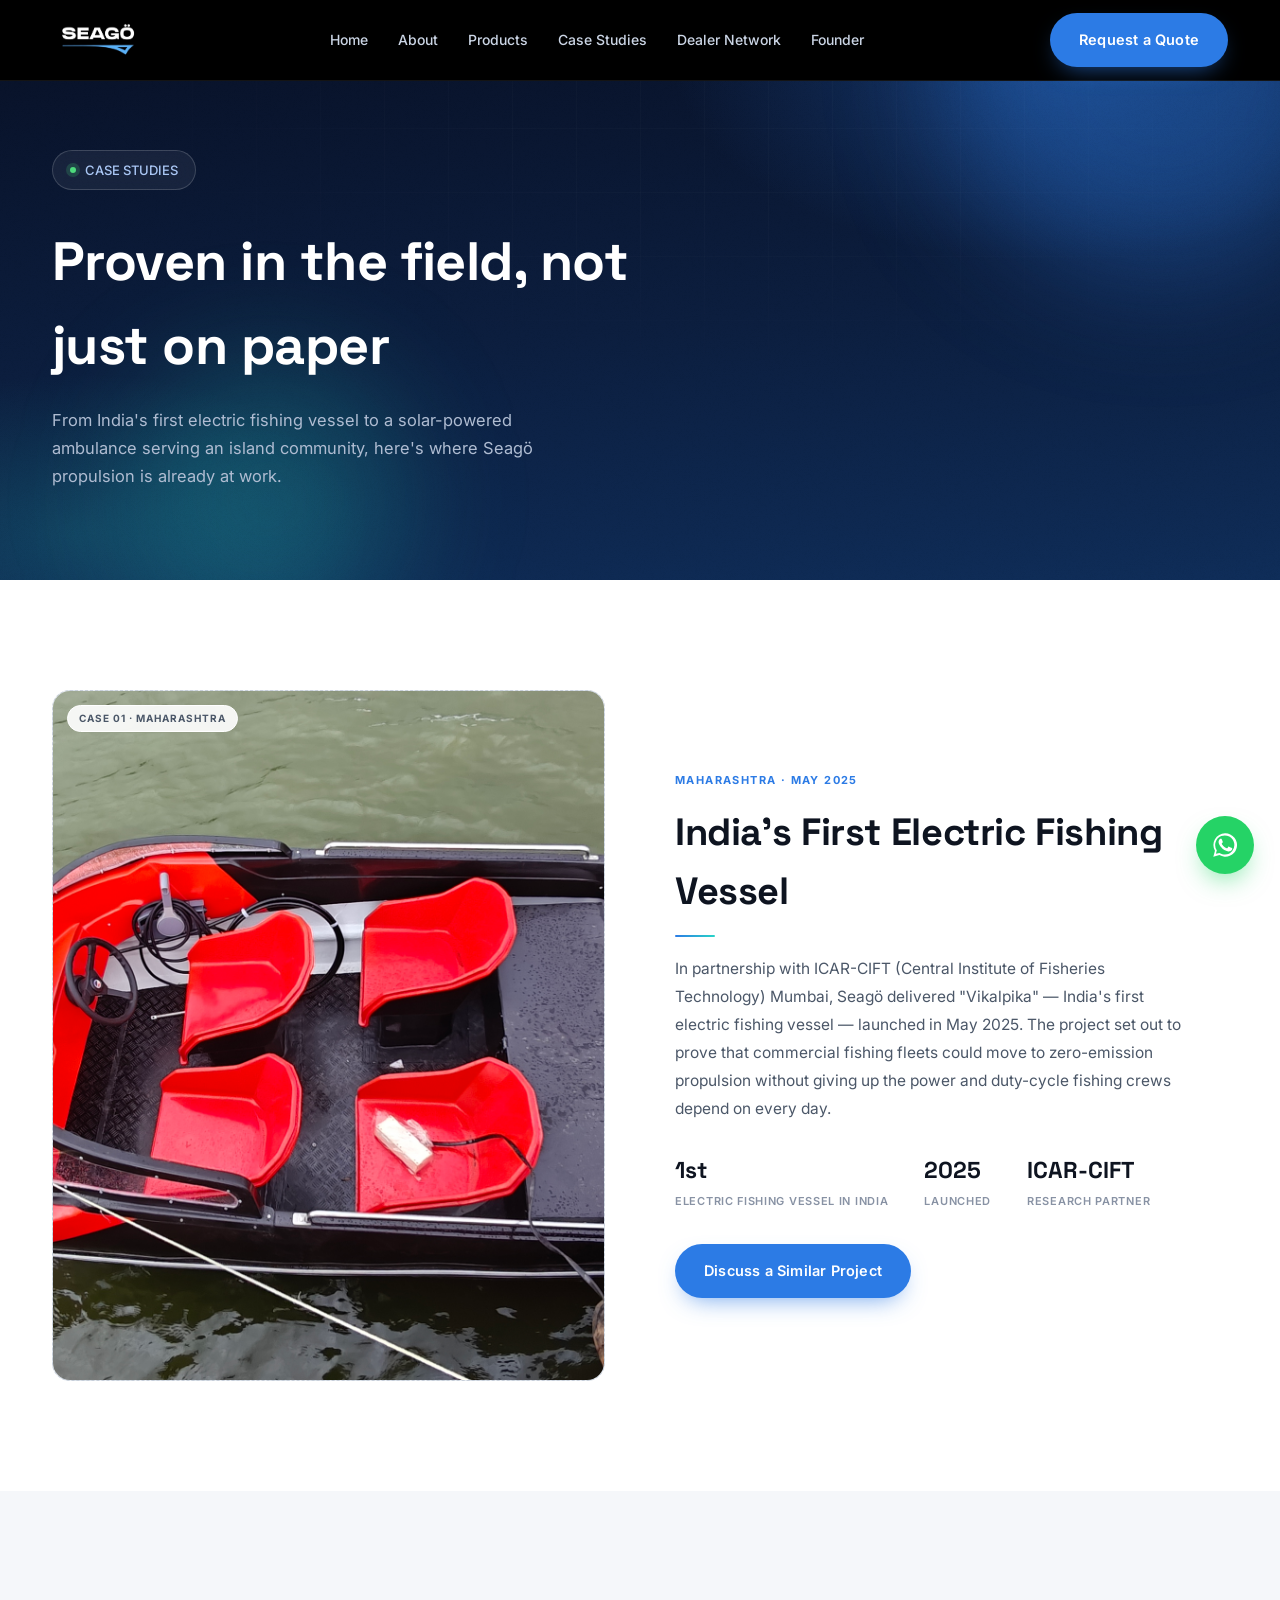
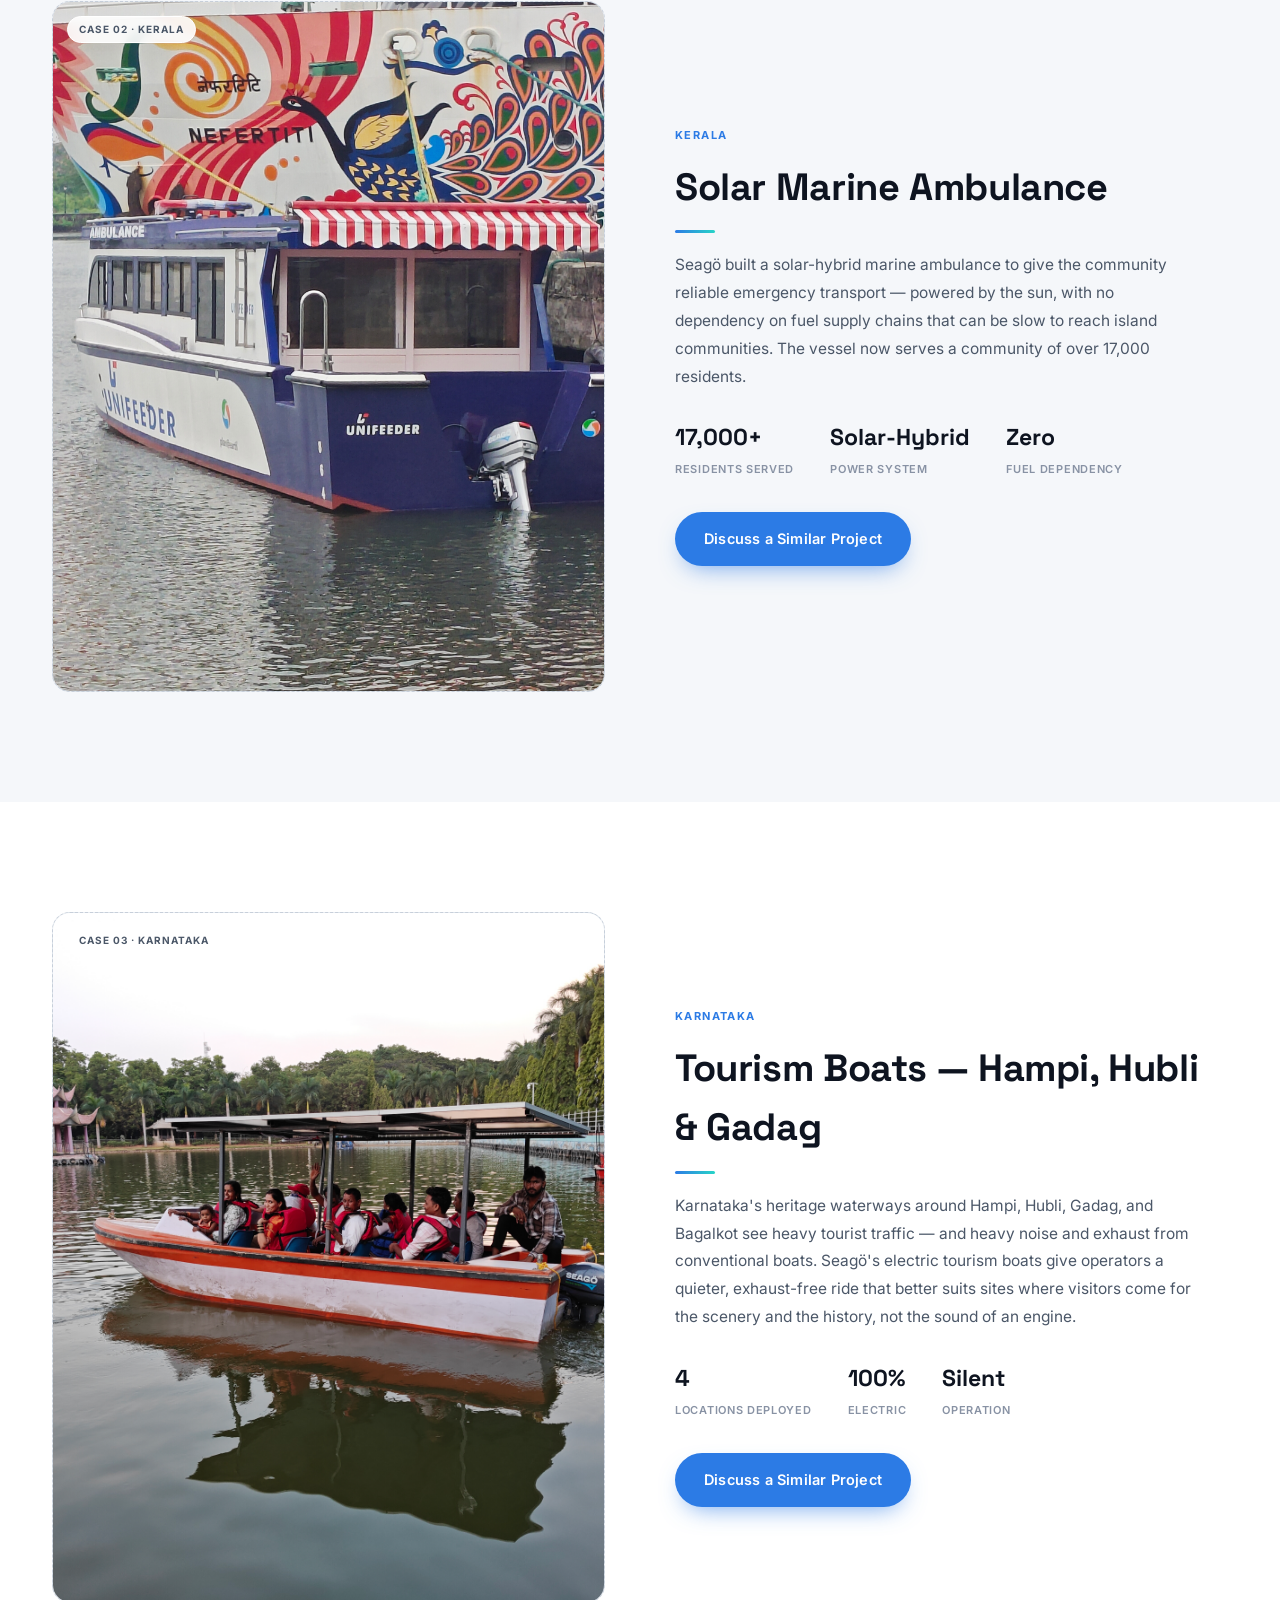
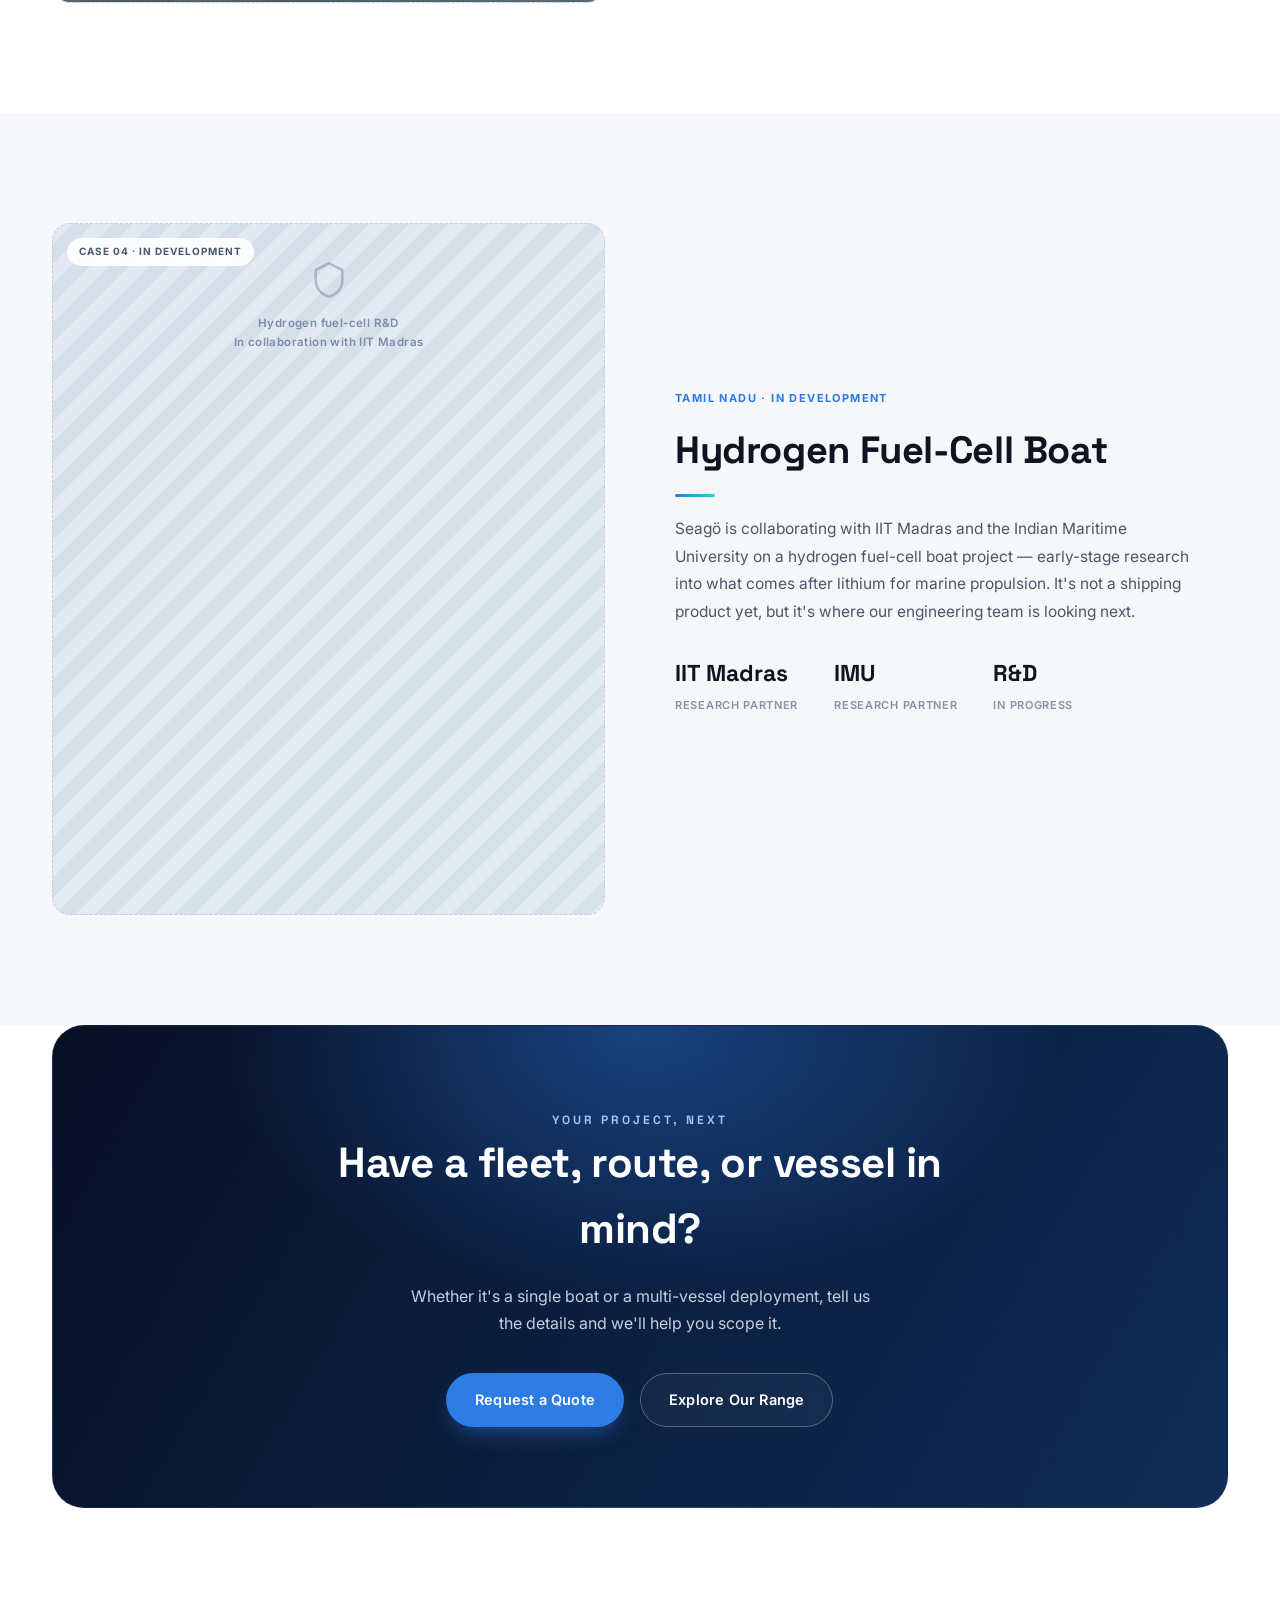
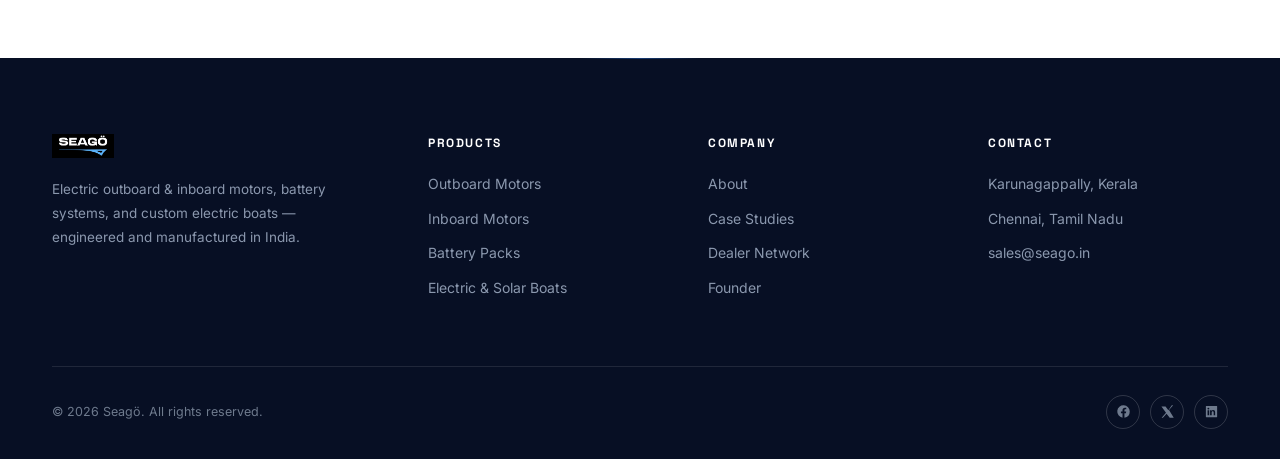
<file: case-studies.html>
<!DOCTYPE html>
<html lang="en">
<head>
<title>Seagö — Case Studies</title>

<script>document.documentElement.classList.add('js-ready');</script>
<meta charset="UTF-8">
<meta name="viewport" content="width=device-width, initial-scale=1.0">
<meta name="description" content="See Seagö's electric marine propulsion at work — India's first electric fishing vessel, a solar marine ambulance in Kerala, tourism boats in Karnataka, and an in-development hydrogen fuel-cell boat with IIT Madras.">
<link rel="icon" type="image/svg+xml" href="assets/favicon.svg">
<link rel="preconnect" href="https://fonts.googleapis.com">
<link rel="preconnect" href="https://fonts.gstatic.com" crossorigin>
<link href="https://fonts.googleapis.com/css2?family=Space+Grotesk:wght@500;600;700&family=Inter:wght@400;500;600;700;800&display=swap" rel="stylesheet">
<link rel="stylesheet" href="css/style.css">
<script src="js/main.js" defer></script>
</head>
<body>

<div class="progress" id="progressBar"></div>

<!-- ================= NAV ================= -->
<header class="nav">
  <div class="wrap nav-row">
    <a class="nav-logo" href="index.html#top"><img src="assets/seago-logo.png" alt="Seagö"></a>
    <nav class="nav-links">
      <a href="index.html#top">Home</a>
      <a href="about.html">About</a>
      <a href="products.html">Products</a>
      <a href="case-studies.html">Case Studies</a>
      <a href="dealer-network.html">Dealer Network</a>
      <a href="founder.html">Founder</a>
    </nav>
    <div class="nav-cta">
      <a class="btn btn-primary magnetic" href="contact.html">Request a Quote</a>
      <button class="burger" id="burger" aria-label="Menu"><span></span><span></span><span></span></button>
    </div>
  </div>
</header>

<div class="mobile-menu" id="mobileMenu">
  <a href="index.html#top">Home</a>
  <a href="about.html">About</a>
  <a href="products.html">Products</a>
  <a href="case-studies.html">Case Studies</a>
  <a href="dealer-network.html">Dealer Network</a>
  <a href="founder.html">Founder</a>
  <a class="btn btn-primary" href="contact.html">Request a Quote</a>
</div>

<!-- ================= PAGE HEADER ================= -->
<section class="hero page-hero">
  <div class="grid-overlay"></div>
  <div class="blob blob-1" data-depth="14"></div>
  <div class="blob blob-2" data-depth="-10"></div>
  <div class="cursor-glow"></div>

  <div class="wrap">
    <div class="hero-badge reveal"><span class="dot"></span> CASE STUDIES</div>
    <h1 class="page-title reveal">Proven in the field, not just on paper</h1>
    <p class="page-sub reveal">From India's first electric fishing vessel to a solar-powered ambulance serving an island community, here's where Seagö propulsion is already at work.</p>
  </div>
</section>

<!-- ================= CASE 01: VIKALPIKA ================= -->
<section class="section product-block" id="vikalpika">
  <div class="wrap product-row">
    <div class="product-media reveal">
      <div class="ph photo-frame case-gallery">
        <img class="is-active" src="assets/photos/seago-electric-boat.jpg" alt="Seagö Vikalpika electric fishing vessel">
        <img src="assets/photos/case-deployment-boat.jpg" alt="Seagö electric boat deployment">
        <img src="assets/photos/IMG20260505125142.jpg" alt="Seagö electric outboard motor detail">
        <span class="ph__chip">Case 01 · Maharashtra</span>
      </div>
    </div>
    <div class="product-copy reveal">
      <span class="case-tag">Maharashtra · May 2025</span>
      <h2>India's First Electric Fishing Vessel</h2>
      <p>In partnership with ICAR-CIFT (Central Institute of Fisheries Technology) Mumbai, Seagö delivered "Vikalpika" — India's first electric fishing vessel — launched in May 2025. The project set out to prove that commercial fishing fleets could move to zero-emission propulsion without giving up the power and duty-cycle fishing crews depend on every day.</p>
      <div class="mini-stats">
        <div class="mini-stat"><b>1st</b><span>Electric Fishing Vessel in India</span></div>
        <div class="mini-stat"><b>2025</b><span>Launched</span></div>
        <div class="mini-stat"><b>ICAR-CIFT</b><span>Research Partner</span></div>
      </div>
      <a class="btn btn-primary magnetic" href="contact.html">Discuss a Similar Project</a>
    </div>
  </div>
</section>

<!-- ================= CASE 02: KADAMAKKUDY AMBULANCE ================= -->
<section class="section product-block soft reverse" id="ambulance">
  <div class="wrap product-row">
    <div class="product-copy reveal">
      <span class="case-tag">Kerala</span>
      <h2>Solar Marine Ambulance</h2>
      <p>Seagö built a solar-hybrid marine ambulance to give the community reliable emergency transport — powered by the sun, with no dependency on fuel supply chains that can be slow to reach island communities. The vessel now serves a community of over 17,000 residents.</p>
      <div class="mini-stats">
        <div class="mini-stat"><b>17,000+</b><span>Residents Served</span></div>
        <div class="mini-stat"><b>Solar-Hybrid</b><span>Power System</span></div>
        <div class="mini-stat"><b>Zero</b><span>Fuel Dependency</span></div>
      </div>
      <a class="btn btn-primary magnetic" href="contact.html">Discuss a Similar Project</a>
    </div>
    <div class="product-media reveal">
      <div class="ph photo-frame case-gallery">
        <img class="is-active" src="assets/photos/kadamakkudy-ambulance.jpg" alt="Kadamakkudy solar marine ambulance">
        <img src="assets/photos/ambulance 2.jpg" alt="Seagö solar-powered boat on the water">
        <img src="assets/photos/ambulance 3.jpg" alt="Seagö boat deployment on the water">
        <img src="assets/photos/ambulance 4.jpg" alt="Seagö solar-powered boat on the water">
        <span class="ph__chip">Case 02 · Kerala</span>
      </div>
    </div>
  </div>
</section>

<!-- ================= CASE 03: KARNATAKA TOURISM BOATS ================= -->
<section class="section product-block" id="tourism">
  <div class="wrap product-row">
    <div class="product-media reveal">
      <div class="ph photo-frame case-gallery">
        <img class="is-active" src="assets/photos/seago-tourism-boat.jpg" alt="Seagö electric tourism boat in service">
        <img src="assets/photos/case-tourism-boat.jpg" alt="Seagö passenger boat on a river">
        <img src="assets/photos/seago-electric-boat.jpg" alt="Seagö electric boat on the water">
        <span class="ph__chip">Case 03 · Karnataka</span>
      </div>
    </div>
    <div class="product-copy reveal">
      <span class="case-tag">Karnataka</span>
      <h2>Tourism Boats — Hampi, Hubli &amp; Gadag</h2>
      <p>Karnataka's heritage waterways around Hampi, Hubli, Gadag, and Bagalkot see heavy tourist traffic — and heavy noise and exhaust from conventional boats. Seagö's electric tourism boats give operators a quieter, exhaust-free ride that better suits sites where visitors come for the scenery and the history, not the sound of an engine.</p>
      <div class="mini-stats">
        <div class="mini-stat"><b>4</b><span>Locations Deployed</span></div>
        <div class="mini-stat"><b>100%</b><span>Electric</span></div>
        <div class="mini-stat"><b>Silent</b><span>Operation</span></div>
      </div>
      <a class="btn btn-primary magnetic" href="contact.html">Discuss a Similar Project</a>
    </div>
  </div>
</section>

<!-- ================= CASE 04: HYDROGEN FUEL-CELL (IN DEVELOPMENT) ================= -->
<section class="section product-block soft reverse" id="hydrogen">
  <div class="wrap product-row">
    <div class="product-copy reveal">
      <span class="case-tag">Tamil Nadu · In Development</span>
      <h2>Hydrogen Fuel-Cell Boat</h2>
      <p>Seagö is collaborating with IIT Madras and the Indian Maritime University on a hydrogen fuel-cell boat project — early-stage research into what comes after lithium for marine propulsion. It's not a shipping product yet, but it's where our engineering team is looking next.</p>
      <div class="mini-stats">
        <div class="mini-stat"><b>IIT Madras</b><span>Research Partner</span></div>
        <div class="mini-stat"><b>IMU</b><span>Research Partner</span></div>
        <div class="mini-stat"><b>R&amp;D</b><span>In Progress</span></div>
      </div>
    </div>
    <div class="product-media reveal">
      <div class="ph">
        <span class="ph__chip">Case 04 · In Development</span>
        <div class="ph__inner">
          <svg viewBox="0 0 24 24" fill="none" stroke="currentColor" stroke-width="1.6"><path d="M12 2l8 4v6c0 5-3.4 8.5-8 10-4.6-1.5-8-5-8-10V6l8-4z"/></svg>
          <span>Hydrogen fuel-cell R&D<br>In collaboration with IIT Madras</span>
        </div>
      </div>
    </div>
  </div>
</section>

<!-- ================= CTA ================= -->
<section class="section section-cta">
  <div class="wrap">
    <div class="cta reveal">
      <div class="cta-inner">
        <span class="eyebrow eyebrow-light">Your Project, Next</span>
        <h2 class="cta-title">Have a fleet, route, or vessel in mind?</h2>
        <p class="cta-text">Whether it's a single boat or a multi-vessel deployment, tell us the details and we'll help you scope it.</p>
        <div class="cta-actions">
          <a class="btn btn-primary magnetic" href="contact.html">Request a Quote</a>
          <a class="btn btn-ghost magnetic" href="products.html">Explore Our Range</a>
        </div>
      </div>
    </div>
  </div>
</section>

<!-- ================= FOOTER ================= -->
<footer>
  <div class="wrap">
    <div class="footer-grid">
      <div>
        <div class="footer-logo"><img src="assets/seago-logo.png" alt="Seagö"></div>
        <p>Electric outboard &amp; inboard motors, battery systems, and custom electric boats — engineered and manufactured in India.</p>
      </div>
      <div class="footer-col">
        <h5>Products</h5>
        <a href="products.html">Outboard Motors</a>
        <a href="products.html">Inboard Motors</a>
        <a href="products.html">Battery Packs</a>
        <a href="products.html">Electric &amp; Solar Boats</a>
      </div>
      <div class="footer-col">
        <h5>Company</h5>
        <a href="about.html">About</a>
        <a href="case-studies.html">Case Studies</a>
        <a href="dealer-network.html">Dealer Network</a>
        <a href="founder.html">Founder</a>
      </div>
      <div class="footer-col">
        <h5>Contact</h5>
        <a href="contact.html">Karunagappally, Kerala</a>
        <a href="contact.html">Chennai, Tamil Nadu</a>
        <a href="mailto:sales@seago.in">sales@seago.in</a>
      </div>
    </div>
    <div class="footer-bottom">
      <span>© 2026 Seagö. All rights reserved.</span>
      <div class="footer-social">
        <a href="#" aria-label="Facebook"><svg viewBox="0 0 24 24" fill="currentColor"><path d="M22 12a10 10 0 1 0-11.6 9.9v-7H7.9V12h2.5V9.8c0-2.5 1.5-3.9 3.8-3.9 1.1 0 2.2.2 2.2.2v2.4h-1.3c-1.2 0-1.6.8-1.6 1.6V12h2.8l-.4 2.9h-2.4v7A10 10 0 0 0 22 12z"/></svg></a>
        <a href="#" aria-label="X"><svg viewBox="0 0 24 24" fill="currentColor"><path d="M18.9 2H21l-6.6 7.5L22 22h-6.5l-5-6.6L4.7 22H2.6l7-8-7.3-9.9h6.6l4.5 6z"/></svg></a>
        <a href="#" aria-label="LinkedIn"><svg viewBox="0 0 24 24" fill="currentColor"><path d="M20.4 3H3.6A.6.6 0 0 0 3 3.6v16.8a.6.6 0 0 0 .6.6h16.8a.6.6 0 0 0 .6-.6V3.6a.6.6 0 0 0-.6-.6zM8.3 18.1H5.7V9.9h2.6v8.2zM7 8.8a1.5 1.5 0 1 1 0-3 1.5 1.5 0 0 1 0 3zm11.1 9.3h-2.6v-4.3c0-1 0-2.4-1.5-2.4s-1.7 1.1-1.7 2.3v4.4H9.7V9.9h2.5v1.1a2.7 2.7 0 0 1 2.5-1.4c2.6 0 3.1 1.7 3.1 4v4.5z"/></svg></a>
      </div>
    </div>
  </div>
</footer>

<!-- ================= WHATSAPP FLOAT ================= -->
<a class="wa-float" href="https://wa.me/918606366633?text=Hi%20Seag%C3%B6%2C%20I%27d%20like%20to%20know%20more%20about%20your%20electric%20marine%20products." target="_blank" rel="noopener" aria-label="Chat on WhatsApp">
  <span class="wa-tip">Chat with us</span>
  <svg viewBox="0 0 24 24"><path d="M17.5 14.4c-.3-.1-1.7-.9-2-1-.3-.1-.5-.1-.6.1-.2.3-.7 1-.9 1.2-.2.2-.3.2-.6.1-.3-.1-1.3-.5-2.4-1.5-.9-.8-1.5-1.8-1.7-2.1-.2-.3 0-.5.1-.6.1-.1.3-.3.4-.5.1-.1.2-.3.3-.4.1-.2 0-.4 0-.5 0-.1-.6-1.5-.8-2-.2-.5-.4-.5-.6-.5h-.5c-.2 0-.5.1-.7.3-.3.3-1 1-1 2.4s1 2.8 1.1 3c.1.2 2 3.1 4.9 4.3.7.3 1.2.5 1.7.6.7.2 1.3.2 1.8.1.5-.1 1.7-.7 2-1.4.2-.6.2-1.2.2-1.3-.1-.1-.3-.2-.6-.3z"/><path d="M12 2a10 10 0 0 0-8.6 15L2 22l5.2-1.4A10 10 0 1 0 12 2zm0 18.2c-1.6 0-3.1-.4-4.4-1.2l-.3-.2-3.1.8.8-3-.2-.3A8.2 8.2 0 1 1 12 20.2z"/></svg>
</a>

</body>
</html>
</file>
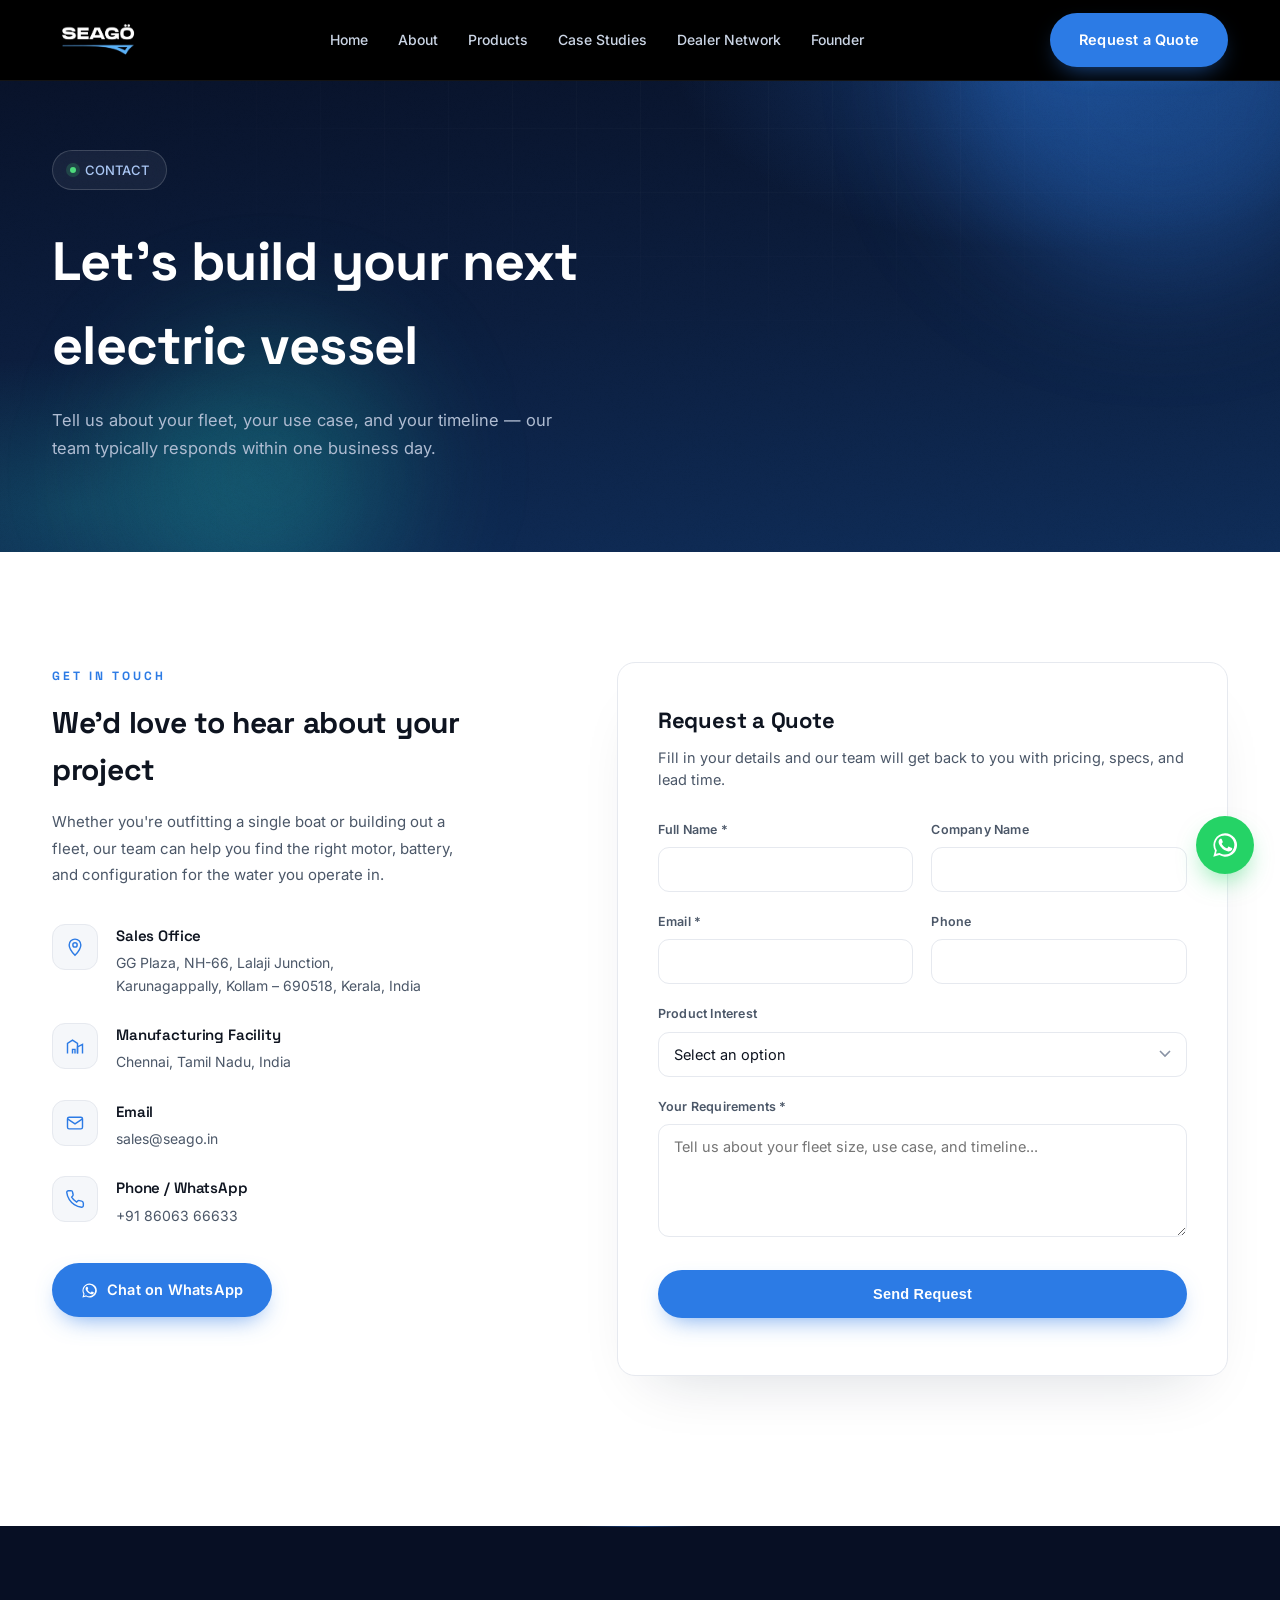
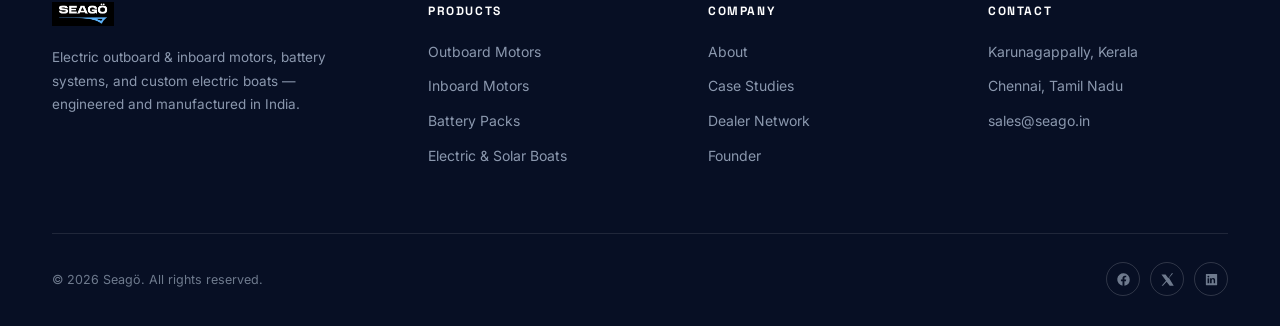
<file: contact.html>
<!DOCTYPE html>
<html lang="en">
<head>
<title>Seagö — Contact &amp; Request a Quote</title>

<script>document.documentElement.classList.add('js-ready');</script>
<meta charset="UTF-8">
<meta name="viewport" content="width=device-width, initial-scale=1.0">
<meta name="description" content="Get in touch with Seagö for electric outboard motors, inboard motors, battery packs, and custom electric boats. Request a quote today.">
<link rel="icon" type="image/svg+xml" href="assets/favicon.svg">
<link rel="preconnect" href="https://fonts.googleapis.com">
<link rel="preconnect" href="https://fonts.gstatic.com" crossorigin>
<link href="https://fonts.googleapis.com/css2?family=Space+Grotesk:wght@500;600;700&family=Inter:wght@400;500;600;700;800&display=swap" rel="stylesheet">
<link rel="stylesheet" href="css/style.css">
<script src="js/main.js" defer></script>
</head>
<body>

<div class="progress" id="progressBar"></div>

<!-- ================= NAV ================= -->
<header class="nav">
  <div class="wrap nav-row">
    <a class="nav-logo" href="index.html#top"><img src="assets/seago-logo.png" alt="Seagö"></a>
    <nav class="nav-links">
      <a href="index.html#top">Home</a>
      <a href="about.html">About</a>
      <a href="products.html">Products</a>
      <a href="case-studies.html">Case Studies</a>
      <a href="dealer-network.html">Dealer Network</a>
      <a href="founder.html">Founder</a>
    </nav>
    <div class="nav-cta">
      <a class="btn btn-primary magnetic" href="contact.html">Request a Quote</a>
      <button class="burger" id="burger" aria-label="Menu"><span></span><span></span><span></span></button>
    </div>
  </div>
</header>

<div class="mobile-menu" id="mobileMenu">
  <a href="index.html#top">Home</a>
  <a href="about.html">About</a>
  <a href="products.html">Products</a>
  <a href="case-studies.html">Case Studies</a>
  <a href="dealer-network.html">Dealer Network</a>
  <a href="founder.html">Founder</a>
  <a class="btn btn-primary" href="contact.html">Request a Quote</a>
</div>

<!-- ================= PAGE HEADER ================= -->
<section class="hero page-hero">
  <div class="grid-overlay"></div>
  <div class="blob blob-1" data-depth="14"></div>
  <div class="blob blob-2" data-depth="-10"></div>
  <div class="cursor-glow"></div>

  <div class="wrap">
    <div class="hero-badge reveal"><span class="dot"></span> CONTACT</div>
    <h1 class="page-title reveal">Let's build your next electric vessel</h1>
    <p class="page-sub reveal">Tell us about your fleet, your use case, and your timeline — our team typically responds within one business day.</p>
  </div>
</section>

<!-- ================= CONTACT ================= -->
<section class="section contact-section">
  <div class="wrap">
    <div class="contact-grid">

      <div class="contact-info reveal">
        <span class="eyebrow" style="color:var(--blue)">GET IN TOUCH</span>
        <h2>We'd love to hear about your project</h2>
        <p>Whether you're outfitting a single boat or building out a fleet, our team can help you find the right motor, battery, and configuration for the water you operate in.</p>

        <div class="info-list" data-stagger>
          <div class="info-row reveal">
            <div class="ic">
              <svg viewBox="0 0 24 24" fill="none" stroke="currentColor" stroke-width="1.7"><path d="M12 22s7-7.4 7-12.5A7 7 0 0 0 5 9.5C5 14.6 12 22 12 22z"/><circle cx="12" cy="9.5" r="2.6"/></svg>
            </div>
            <div>
              <h4>Sales Office</h4>
              <p>GG Plaza, NH-66, Lalaji Junction,<br>Karunagappally, Kollam – 690518, Kerala, India</p>
            </div>
          </div>

          <div class="info-row reveal">
            <div class="ic">
              <svg viewBox="0 0 24 24" fill="none" stroke="currentColor" stroke-width="1.7"><path d="M3 21V9l6-4 6 4v12"/><path d="M15 21V13l6-3v11"/><path d="M9 21v-5h3v5"/></svg>
            </div>
            <div>
              <h4>Manufacturing Facility</h4>
              <p>Chennai, Tamil Nadu, India</p>
            </div>
          </div>

          <div class="info-row reveal">
            <div class="ic">
              <svg viewBox="0 0 24 24" fill="none" stroke="currentColor" stroke-width="1.7"><rect x="3" y="5" width="18" height="14" rx="2"/><path d="M3 7l9 6 9-6"/></svg>
            </div>
            <div>
              <h4>Email</h4>
              <p><a href="mailto:sales@seago.in">sales@seago.in</a></p>
            </div>
          </div>

          <div class="info-row reveal">
            <div class="ic">
              <svg viewBox="0 0 24 24" fill="none" stroke="currentColor" stroke-width="1.7"><path d="M22 16.9v3a2 2 0 0 1-2.2 2 19.8 19.8 0 0 1-8.6-3.1 19.5 19.5 0 0 1-6-6 19.8 19.8 0 0 1-3.1-8.7A2 2 0 0 1 4.1 2h3a2 2 0 0 1 2 1.7c.1.9.3 1.8.6 2.7a2 2 0 0 1-.5 2.1L8 9.7a16 16 0 0 0 6 6l1.2-1.2a2 2 0 0 1 2.1-.5c.9.3 1.8.5 2.7.6a2 2 0 0 1 1.7 2z"/></svg>
            </div>
            <div>
              <h4>Phone / WhatsApp</h4>
              <p><a href="tel:+918606366633">+91 86063 66633</a></p>
            </div>
          </div>
        </div>

        <a class="btn btn-primary magnetic" href="https://wa.me/918606366633?text=Hi%20Seag%C3%B6%2C%20I%27d%20like%20to%20know%20more%20about%20your%20electric%20marine%20products." target="_blank" rel="noopener">
          <svg width="17" height="17" viewBox="0 0 24 24" fill="currentColor"><path d="M17.5 14.4c-.3-.1-1.7-.9-2-1-.3-.1-.5-.1-.6.1-.2.3-.7 1-.9 1.2-.2.2-.3.2-.6.1-.3-.1-1.3-.5-2.4-1.5-.9-.8-1.5-1.8-1.7-2.1-.2-.3 0-.5.1-.6.1-.1.3-.3.4-.5.1-.1.2-.3.3-.4.1-.2 0-.4 0-.5 0-.1-.6-1.5-.8-2-.2-.5-.4-.5-.6-.5h-.5c-.2 0-.5.1-.7.3-.3.3-1 1-1 2.4s1 2.8 1.1 3c.1.2 2 3.1 4.9 4.3.7.3 1.2.5 1.7.6.7.2 1.3.2 1.8.1.5-.1 1.7-.7 2-1.4.2-.6.2-1.2.2-1.3-.1-.1-.3-.2-.6-.3z"/><path d="M12 2a10 10 0 0 0-8.6 15L2 22l5.2-1.4A10 10 0 1 0 12 2zm0 18.2c-1.6 0-3.1-.4-4.4-1.2l-.3-.2-3.1.8.8-3-.2-.3A8.2 8.2 0 1 1 12 20.2z"/></svg>
          Chat on WhatsApp
        </a>
      </div>

      <div class="form-card reveal">
        <h3>Request a Quote</h3>
        <p>Fill in your details and our team will get back to you with pricing, specs, and lead time.</p>

        <form id="quoteForm" class="quote-form">
          <input type="hidden" name="access_key" value="YOUR_WEB3FORMS_ACCESS_KEY">
          <input type="hidden" name="subject" value="New Quote Request — Seagö Website">
          <input type="hidden" name="from_name" value="Seagö Website">
          <input type="checkbox" name="botcheck" class="hidden-field" tabindex="-1" autocomplete="off">

          <div class="field-row">
            <div class="field">
              <label for="qf-name">Full Name *</label>
              <input id="qf-name" type="text" name="name" required>
            </div>
            <div class="field">
              <label for="qf-company">Company Name</label>
              <input id="qf-company" type="text" name="company">
            </div>
          </div>

          <div class="field-row">
            <div class="field">
              <label for="qf-email">Email *</label>
              <input id="qf-email" type="email" name="email" required>
            </div>
            <div class="field">
              <label for="qf-phone">Phone</label>
              <input id="qf-phone" type="tel" name="phone">
            </div>
          </div>

          <div class="field">
            <label for="qf-interest">Product Interest</label>
            <select id="qf-interest" name="product_interest">
              <option value="">Select an option</option>
              <option>Outboard Motor</option>
              <option>Inboard Motor</option>
              <option>Battery Pack</option>
              <option>Electric / Solar Boat</option>
              <option>Dealer / Distribution Enquiry</option>
              <option>Other</option>
            </select>
          </div>

          <div class="field">
            <label for="qf-message">Your Requirements *</label>
            <textarea id="qf-message" name="message" rows="5" required placeholder="Tell us about your fleet size, use case, and timeline..."></textarea>
          </div>

          <button type="submit" class="btn btn-primary magnetic form-submit">
            <span class="btn-label">Send Request</span>
          </button>
          <div class="form-msg" id="formMsg" role="status" aria-live="polite"></div>
        </form>
      </div>

    </div>
  </div>
</section>

<!-- ================= FOOTER ================= -->
<footer>
  <div class="wrap">
    <div class="footer-grid">
      <div>
        <div class="footer-logo"><img src="assets/seago-logo.png" alt="Seagö"></div>
        <p>Electric outboard &amp; inboard motors, battery systems, and custom electric boats — engineered and manufactured in India.</p>
      </div>
      <div class="footer-col">
        <h5>Products</h5>
        <a href="products.html">Outboard Motors</a>
        <a href="products.html">Inboard Motors</a>
        <a href="products.html">Battery Packs</a>
        <a href="products.html">Electric &amp; Solar Boats</a>
      </div>
      <div class="footer-col">
        <h5>Company</h5>
        <a href="about.html">About</a>
        <a href="case-studies.html">Case Studies</a>
        <a href="dealer-network.html">Dealer Network</a>
        <a href="founder.html">Founder</a>
      </div>
      <div class="footer-col">
        <h5>Contact</h5>
        <a href="contact.html">Karunagappally, Kerala</a>
        <a href="contact.html">Chennai, Tamil Nadu</a>
        <a href="mailto:sales@seago.in">sales@seago.in</a>
      </div>
    </div>
    <div class="footer-bottom">
      <span>© 2026 Seagö. All rights reserved.</span>
      <div class="footer-social">
        <a href="#"><svg viewBox="0 0 24 24" fill="currentColor"><path d="M22 12a10 10 0 1 0-11.6 9.9v-7H7.9V12h2.5V9.8c0-2.5 1.5-3.9 3.8-3.9 1.1 0 2.2.2 2.2.2v2.4h-1.3c-1.2 0-1.6.8-1.6 1.6V12h2.8l-.4 2.9h-2.4v7A10 10 0 0 0 22 12z"/></svg></a>
        <a href="#"><svg viewBox="0 0 24 24" fill="currentColor"><path d="M18.9 2H21l-6.6 7.5L22 22h-6.5l-5-6.6L4.7 22H2.6l7-8-7.3-9.9h6.6l4.5 6z"/></svg></a>
        <a href="#"><svg viewBox="0 0 24 24" fill="currentColor"><path d="M20.4 3H3.6A.6.6 0 0 0 3 3.6v16.8a.6.6 0 0 0 .6.6h16.8a.6.6 0 0 0 .6-.6V3.6a.6.6 0 0 0-.6-.6zM8.3 18.1H5.7V9.9h2.6v8.2zM7 8.8a1.5 1.5 0 1 1 0-3 1.5 1.5 0 0 1 0 3zm11.1 9.3h-2.6v-4.3c0-1 0-2.4-1.5-2.4s-1.7 1.1-1.7 2.3v4.4H9.7V9.9h2.5v1.1a2.7 2.7 0 0 1 2.5-1.4c2.6 0 3.1 1.7 3.1 4v4.5z"/></svg></a>
      </div>
    </div>
  </div>
</footer>

<!-- ================= WHATSAPP FLOAT ================= -->
<a class="wa-float" href="https://wa.me/918606366633?text=Hi%20Seag%C3%B6%2C%20I%27d%20like%20to%20know%20more%20about%20your%20electric%20marine%20products." target="_blank" rel="noopener" aria-label="Chat on WhatsApp">
  <span class="wa-tip">Chat with us</span>
  <svg viewBox="0 0 24 24"><path d="M17.5 14.4c-.3-.1-1.7-.9-2-1-.3-.1-.5-.1-.6.1-.2.3-.7 1-.9 1.2-.2.2-.3.2-.6.1-.3-.1-1.3-.5-2.4-1.5-.9-.8-1.5-1.8-1.7-2.1-.2-.3 0-.5.1-.6.1-.1.3-.3.4-.5.1-.1.2-.3.3-.4.1-.2 0-.4 0-.5 0-.1-.6-1.5-.8-2-.2-.5-.4-.5-.6-.5h-.5c-.2 0-.5.1-.7.3-.3.3-1 1-1 2.4s1 2.8 1.1 3c.1.2 2 3.1 4.9 4.3.7.3 1.2.5 1.7.6.7.2 1.3.2 1.8.1.5-.1 1.7-.7 2-1.4.2-.6.2-1.2.2-1.3-.1-.1-.3-.2-.6-.3z"/><path d="M12 2a10 10 0 0 0-8.6 15L2 22l5.2-1.4A10 10 0 1 0 12 2zm0 18.2c-1.6 0-3.1-.4-4.4-1.2l-.3-.2-3.1.8.8-3-.2-.3A8.2 8.2 0 1 1 12 20.2z"/></svg>
</a>

</body>
</html>
</file>
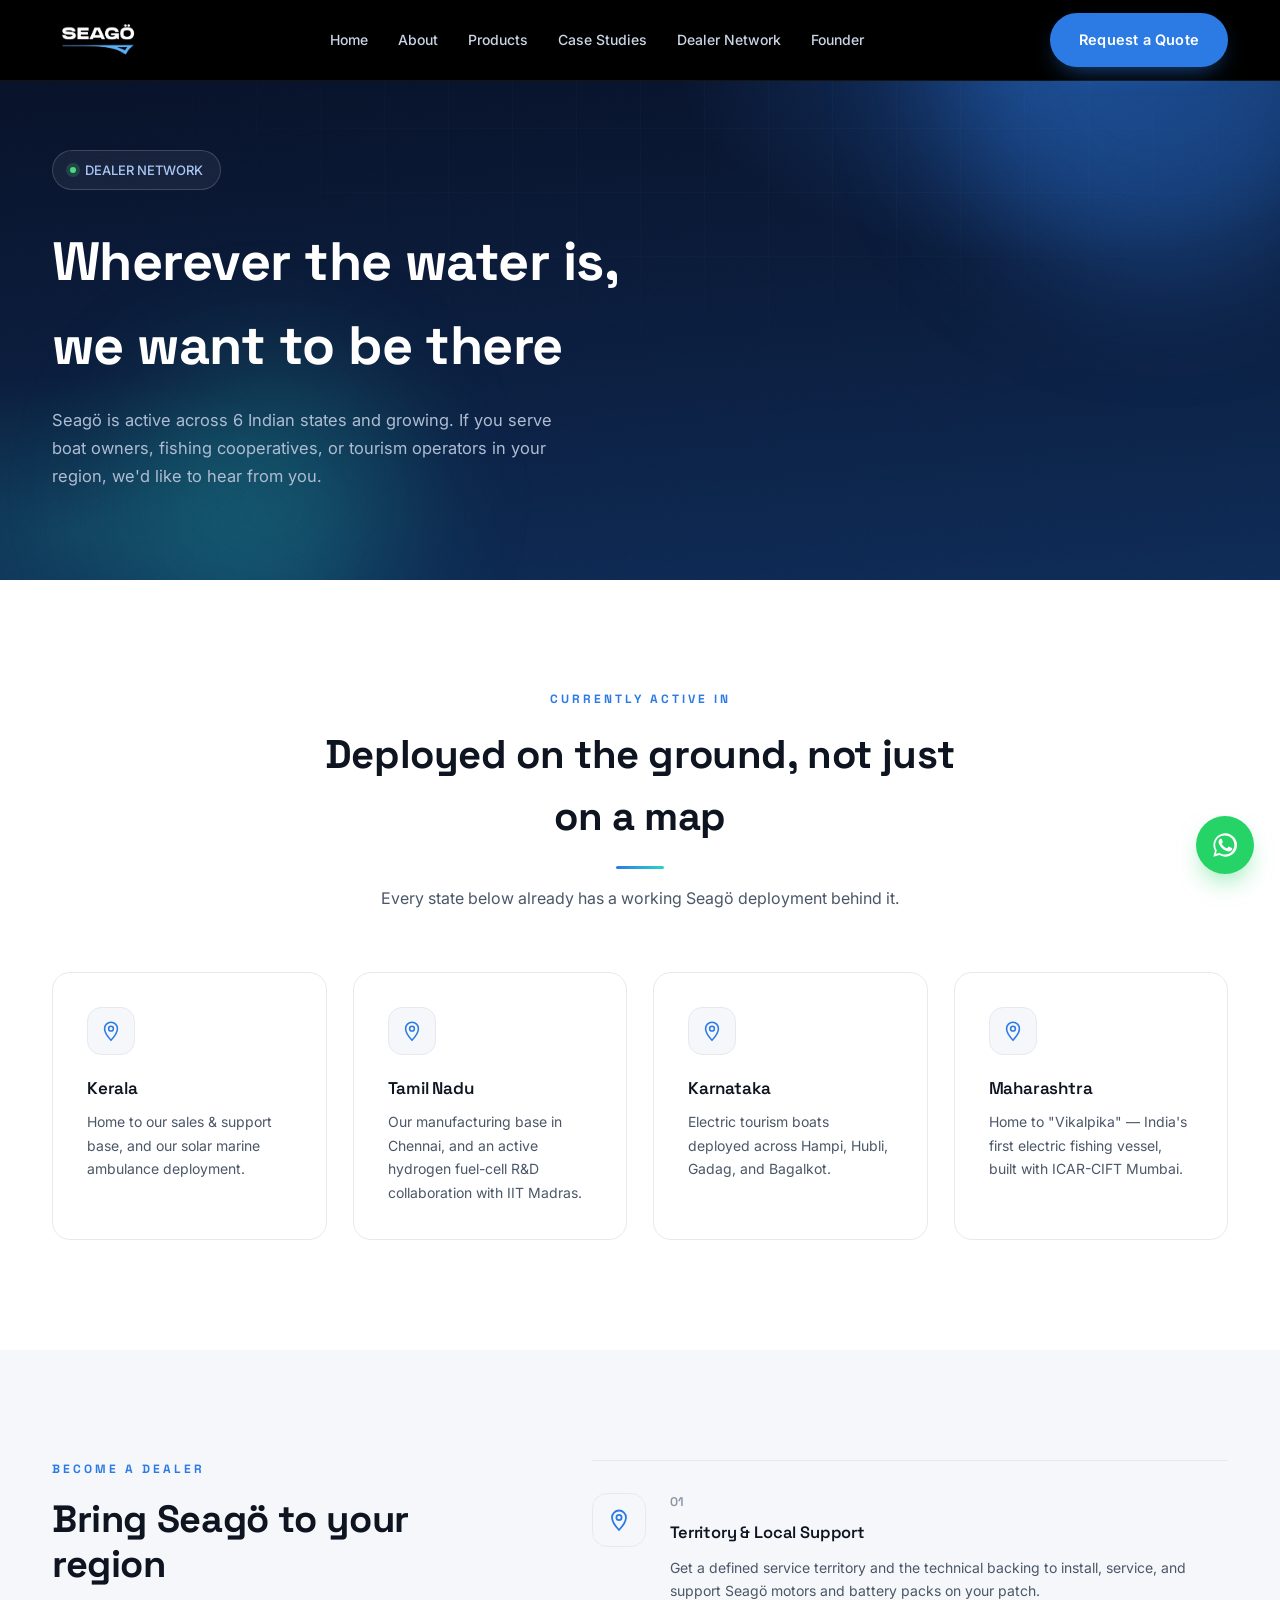
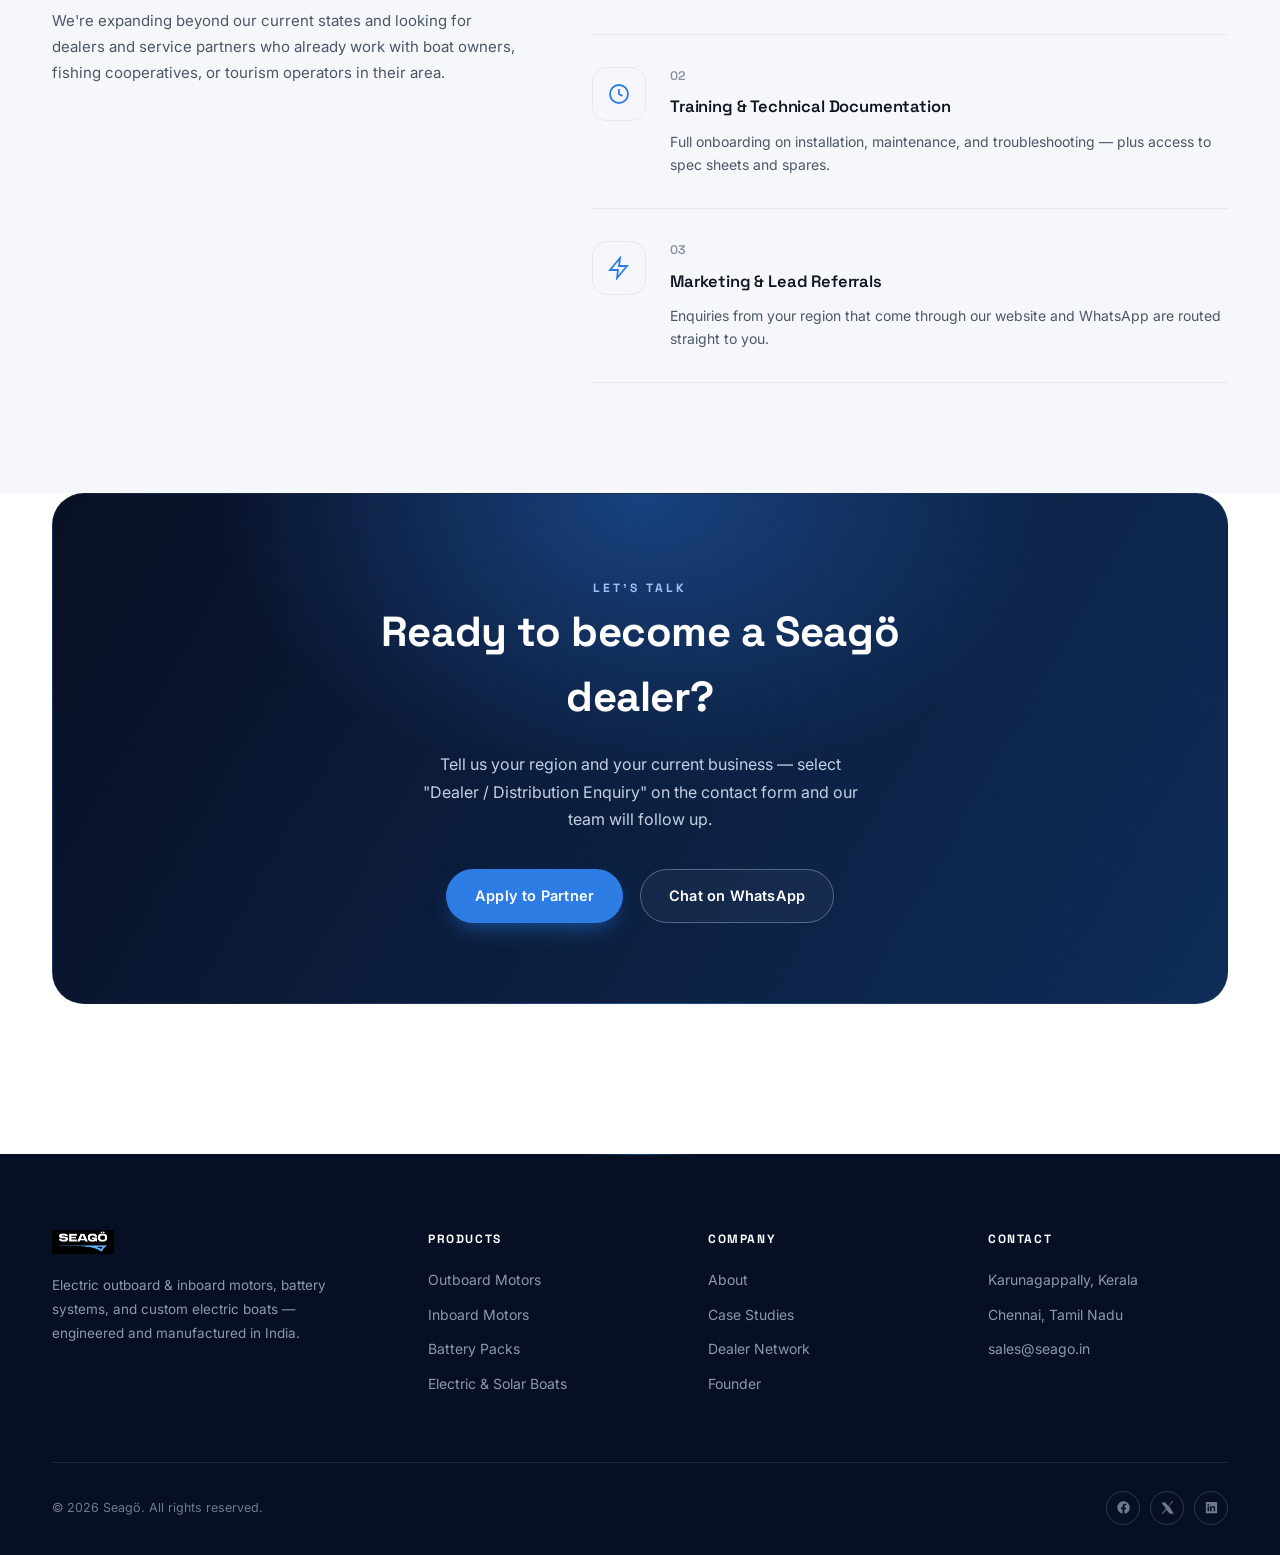
<file: dealer-network.html>
<!DOCTYPE html>
<html lang="en">
<head>
<title>Seagö — Dealer &amp; Distribution Network</title>

<script>document.documentElement.classList.add('js-ready');</script>
<meta charset="UTF-8">
<meta name="viewport" content="width=device-width, initial-scale=1.0">
<meta name="description" content="Seagö is active across 6 Indian states and growing. Explore our current reach and partner with us as a dealer or service provider in your region.">
<link rel="icon" type="image/svg+xml" href="assets/favicon.svg">
<link rel="preconnect" href="https://fonts.googleapis.com">
<link rel="preconnect" href="https://fonts.gstatic.com" crossorigin>
<link href="https://fonts.googleapis.com/css2?family=Space+Grotesk:wght@500;600;700&family=Inter:wght@400;500;600;700;800&display=swap" rel="stylesheet">
<link rel="stylesheet" href="css/style.css">
<script src="js/main.js" defer></script>
</head>
<body>

<div class="progress" id="progressBar"></div>

<!-- ================= NAV ================= -->
<header class="nav">
  <div class="wrap nav-row">
    <a class="nav-logo" href="index.html#top"><img src="assets/seago-logo.png" alt="Seagö"></a>
    <nav class="nav-links">
      <a href="index.html#top">Home</a>
      <a href="about.html">About</a>
      <a href="products.html">Products</a>
      <a href="case-studies.html">Case Studies</a>
      <a href="dealer-network.html">Dealer Network</a>
      <a href="founder.html">Founder</a>
    </nav>
    <div class="nav-cta">
      <a class="btn btn-primary magnetic" href="contact.html">Request a Quote</a>
      <button class="burger" id="burger" aria-label="Menu"><span></span><span></span><span></span></button>
    </div>
  </div>
</header>

<div class="mobile-menu" id="mobileMenu">
  <a href="index.html#top">Home</a>
  <a href="about.html">About</a>
  <a href="products.html">Products</a>
  <a href="case-studies.html">Case Studies</a>
  <a href="dealer-network.html">Dealer Network</a>
  <a href="founder.html">Founder</a>
  <a class="btn btn-primary" href="contact.html">Request a Quote</a>
</div>

<!-- ================= PAGE HEADER ================= -->
<section class="hero page-hero">
  <div class="grid-overlay"></div>
  <div class="blob blob-1" data-depth="14"></div>
  <div class="blob blob-2" data-depth="-10"></div>
  <div class="cursor-glow"></div>

  <div class="wrap">
    <div class="hero-badge reveal"><span class="dot"></span> DEALER NETWORK</div>
    <h1 class="page-title reveal">Wherever the water is, we want to be there</h1>
    <p class="page-sub reveal">Seagö is active across 6 Indian states and growing. If you serve boat owners, fishing cooperatives, or tourism operators in your region, we'd like to hear from you.</p>
  </div>
</section>

<!-- ================= CURRENT REACH ================= -->
<section class="section">
  <div class="wrap">
    <div class="section-head reveal">
      <span class="eyebrow">Currently Active In</span>
      <h2>Deployed on the ground, not just on a map</h2>
      <p>Every state below already has a working Seagö deployment behind it.</p>
    </div>
    <div class="grid-4" data-stagger>
      <div class="loc-card reveal">
        <div class="ic"><svg viewBox="0 0 24 24" fill="none" stroke="currentColor" stroke-width="1.7"><path d="M12 22s7-7.4 7-12.5A7 7 0 0 0 5 9.5C5 14.6 12 22 12 22z"/><circle cx="12" cy="9.5" r="2.6"/></svg></div>
        <h3>Kerala</h3>
        <p>Home to our sales &amp; support base, and our solar marine ambulance deployment.</p>
      </div>
      <div class="loc-card reveal">
        <div class="ic"><svg viewBox="0 0 24 24" fill="none" stroke="currentColor" stroke-width="1.7"><path d="M12 22s7-7.4 7-12.5A7 7 0 0 0 5 9.5C5 14.6 12 22 12 22z"/><circle cx="12" cy="9.5" r="2.6"/></svg></div>
        <h3>Tamil Nadu</h3>
        <p>Our manufacturing base in Chennai, and an active hydrogen fuel-cell R&amp;D collaboration with IIT Madras.</p>
      </div>
      <div class="loc-card reveal">
        <div class="ic"><svg viewBox="0 0 24 24" fill="none" stroke="currentColor" stroke-width="1.7"><path d="M12 22s7-7.4 7-12.5A7 7 0 0 0 5 9.5C5 14.6 12 22 12 22z"/><circle cx="12" cy="9.5" r="2.6"/></svg></div>
        <h3>Karnataka</h3>
        <p>Electric tourism boats deployed across Hampi, Hubli, Gadag, and Bagalkot.</p>
      </div>
      <div class="loc-card reveal">
        <div class="ic"><svg viewBox="0 0 24 24" fill="none" stroke="currentColor" stroke-width="1.7"><path d="M12 22s7-7.4 7-12.5A7 7 0 0 0 5 9.5C5 14.6 12 22 12 22z"/><circle cx="12" cy="9.5" r="2.6"/></svg></div>
        <h3>Maharashtra</h3>
        <p>Home to "Vikalpika" — India's first electric fishing vessel, built with ICAR-CIFT Mumbai.</p>
      </div>
    </div>
  </div>
</section>

<!-- ================= BECOME A DEALER ================= -->
<section class="section soft" id="partner">
  <div class="wrap why-grid">
    <div class="why-left reveal">
      <span class="eyebrow">Become a Dealer</span>
      <h2 class="why-title">Bring Seagö to your region</h2>
      <p>We're expanding beyond our current states and looking for dealers and service partners who already work with boat owners, fishing cooperatives, or tourism operators in their area.</p>
    </div>
    <div class="feat-list" data-stagger>
      <div class="feat-row reveal">
        <div class="ic"><svg viewBox="0 0 24 24" fill="none" stroke="currentColor" stroke-width="1.8"><path d="M12 22s7-7.4 7-12.5A7 7 0 0 0 5 9.5C5 14.6 12 22 12 22z"/><circle cx="12" cy="9.5" r="2.6"/></svg></div>
        <div class="ft-body">
          <span class="idx">01</span>
          <h4>Territory &amp; Local Support</h4>
          <p>Get a defined service territory and the technical backing to install, service, and support Seagö motors and battery packs on your patch.</p>
        </div>
      </div>
      <div class="feat-row reveal">
        <div class="ic"><svg viewBox="0 0 24 24" fill="none" stroke="currentColor" stroke-width="1.8"><circle cx="12" cy="12" r="9"/><path d="M12 7v5l3.5 2"/></svg></div>
        <div class="ft-body">
          <span class="idx">02</span>
          <h4>Training &amp; Technical Documentation</h4>
          <p>Full onboarding on installation, maintenance, and troubleshooting — plus access to spec sheets and spares.</p>
        </div>
      </div>
      <div class="feat-row reveal">
        <div class="ic"><svg viewBox="0 0 24 24" fill="none" stroke="currentColor" stroke-width="1.8"><path d="M13 2L3 14h8l-1 8 10-12h-8l1-8z"/></svg></div>
        <div class="ft-body">
          <span class="idx">03</span>
          <h4>Marketing &amp; Lead Referrals</h4>
          <p>Enquiries from your region that come through our website and WhatsApp are routed straight to you.</p>
        </div>
      </div>
    </div>
  </div>
</section>

<!-- ================= CTA ================= -->
<section class="section" style="padding-top:0;">
  <div class="wrap">
    <div class="cta reveal">
      <div class="cta-inner">
        <span class="eyebrow" style="color:#9FC1F5;">Let's Talk</span>
        <h2 class="cta-title">Ready to become a Seagö dealer?</h2>
        <p class="cta-text">Tell us your region and your current business — select "Dealer / Distribution Enquiry" on the contact form and our team will follow up.</p>
        <div class="cta-actions">
          <a class="btn btn-primary magnetic" href="contact.html">Apply to Partner</a>
          <a class="btn btn-ghost magnetic" href="https://wa.me/918606366633?text=Hi%20Seag%C3%B6%2C%20I%27d%20like%20to%20know%20more%20about%20becoming%20a%20dealer%20or%20distribution%20partner." target="_blank" rel="noopener">Chat on WhatsApp</a>
        </div>
      </div>
    </div>
  </div>
</section>

<!-- ================= FOOTER ================= -->
<footer>
  <div class="wrap">
    <div class="footer-grid">
      <div>
        <div class="footer-logo"><img src="assets/seago-logo.png" alt="Seagö"></div>
        <p>Electric outboard &amp; inboard motors, battery systems, and custom electric boats — engineered and manufactured in India.</p>
      </div>
      <div class="footer-col">
        <h5>Products</h5>
        <a href="products.html">Outboard Motors</a>
        <a href="products.html">Inboard Motors</a>
        <a href="products.html">Battery Packs</a>
        <a href="products.html">Electric &amp; Solar Boats</a>
      </div>
      <div class="footer-col">
        <h5>Company</h5>
        <a href="about.html">About</a>
        <a href="case-studies.html">Case Studies</a>
        <a href="dealer-network.html">Dealer Network</a>
        <a href="founder.html">Founder</a>
      </div>
      <div class="footer-col">
        <h5>Contact</h5>
        <a href="contact.html">Karunagappally, Kerala</a>
        <a href="contact.html">Chennai, Tamil Nadu</a>
        <a href="mailto:sales@seago.in">sales@seago.in</a>
      </div>
    </div>
    <div class="footer-bottom">
      <span>© 2026 Seagö. All rights reserved.</span>
      <div class="footer-social">
        <a href="#"><svg viewBox="0 0 24 24" fill="currentColor"><path d="M22 12a10 10 0 1 0-11.6 9.9v-7H7.9V12h2.5V9.8c0-2.5 1.5-3.9 3.8-3.9 1.1 0 2.2.2 2.2.2v2.4h-1.3c-1.2 0-1.6.8-1.6 1.6V12h2.8l-.4 2.9h-2.4v7A10 10 0 0 0 22 12z"/></svg></a>
        <a href="#"><svg viewBox="0 0 24 24" fill="currentColor"><path d="M18.9 2H21l-6.6 7.5L22 22h-6.5l-5-6.6L4.7 22H2.6l7-8-7.3-9.9h6.6l4.5 6z"/></svg></a>
        <a href="#"><svg viewBox="0 0 24 24" fill="currentColor"><path d="M20.4 3H3.6A.6.6 0 0 0 3 3.6v16.8a.6.6 0 0 0 .6.6h16.8a.6.6 0 0 0 .6-.6V3.6a.6.6 0 0 0-.6-.6zM8.3 18.1H5.7V9.9h2.6v8.2zM7 8.8a1.5 1.5 0 1 1 0-3 1.5 1.5 0 0 1 0 3zm11.1 9.3h-2.6v-4.3c0-1 0-2.4-1.5-2.4s-1.7 1.1-1.7 2.3v4.4H9.7V9.9h2.5v1.1a2.7 2.7 0 0 1 2.5-1.4c2.6 0 3.1 1.7 3.1 4v4.5z"/></svg></a>
      </div>
    </div>
  </div>
</footer>

<!-- ================= WHATSAPP FLOAT ================= -->
<a class="wa-float" href="https://wa.me/918606366633?text=Hi%20Seag%C3%B6%2C%20I%27d%20like%20to%20know%20more%20about%20your%20electric%20marine%20products." target="_blank" rel="noopener" aria-label="Chat on WhatsApp">
  <span class="wa-tip">Chat with us</span>
  <svg viewBox="0 0 24 24"><path d="M17.5 14.4c-.3-.1-1.7-.9-2-1-.3-.1-.5-.1-.6.1-.2.3-.7 1-.9 1.2-.2.2-.3.2-.6.1-.3-.1-1.3-.5-2.4-1.5-.9-.8-1.5-1.8-1.7-2.1-.2-.3 0-.5.1-.6.1-.1.3-.3.4-.5.1-.1.2-.3.3-.4.1-.2 0-.4 0-.5 0-.1-.6-1.5-.8-2-.2-.5-.4-.5-.6-.5h-.5c-.2 0-.5.1-.7.3-.3.3-1 1-1 2.4s1 2.8 1.1 3c.1.2 2 3.1 4.9 4.3.7.3 1.2.5 1.7.6.7.2 1.3.2 1.8.1.5-.1 1.7-.7 2-1.4.2-.6.2-1.2.2-1.3-.1-.1-.3-.2-.6-.3z"/><path d="M12 2a10 10 0 0 0-8.6 15L2 22l5.2-1.4A10 10 0 1 0 12 2zm0 18.2c-1.6 0-3.1-.4-4.4-1.2l-.3-.2-3.1.8.8-3-.2-.3A8.2 8.2 0 1 1 12 20.2z"/></svg>
</a>

</body>
</html>
</file>
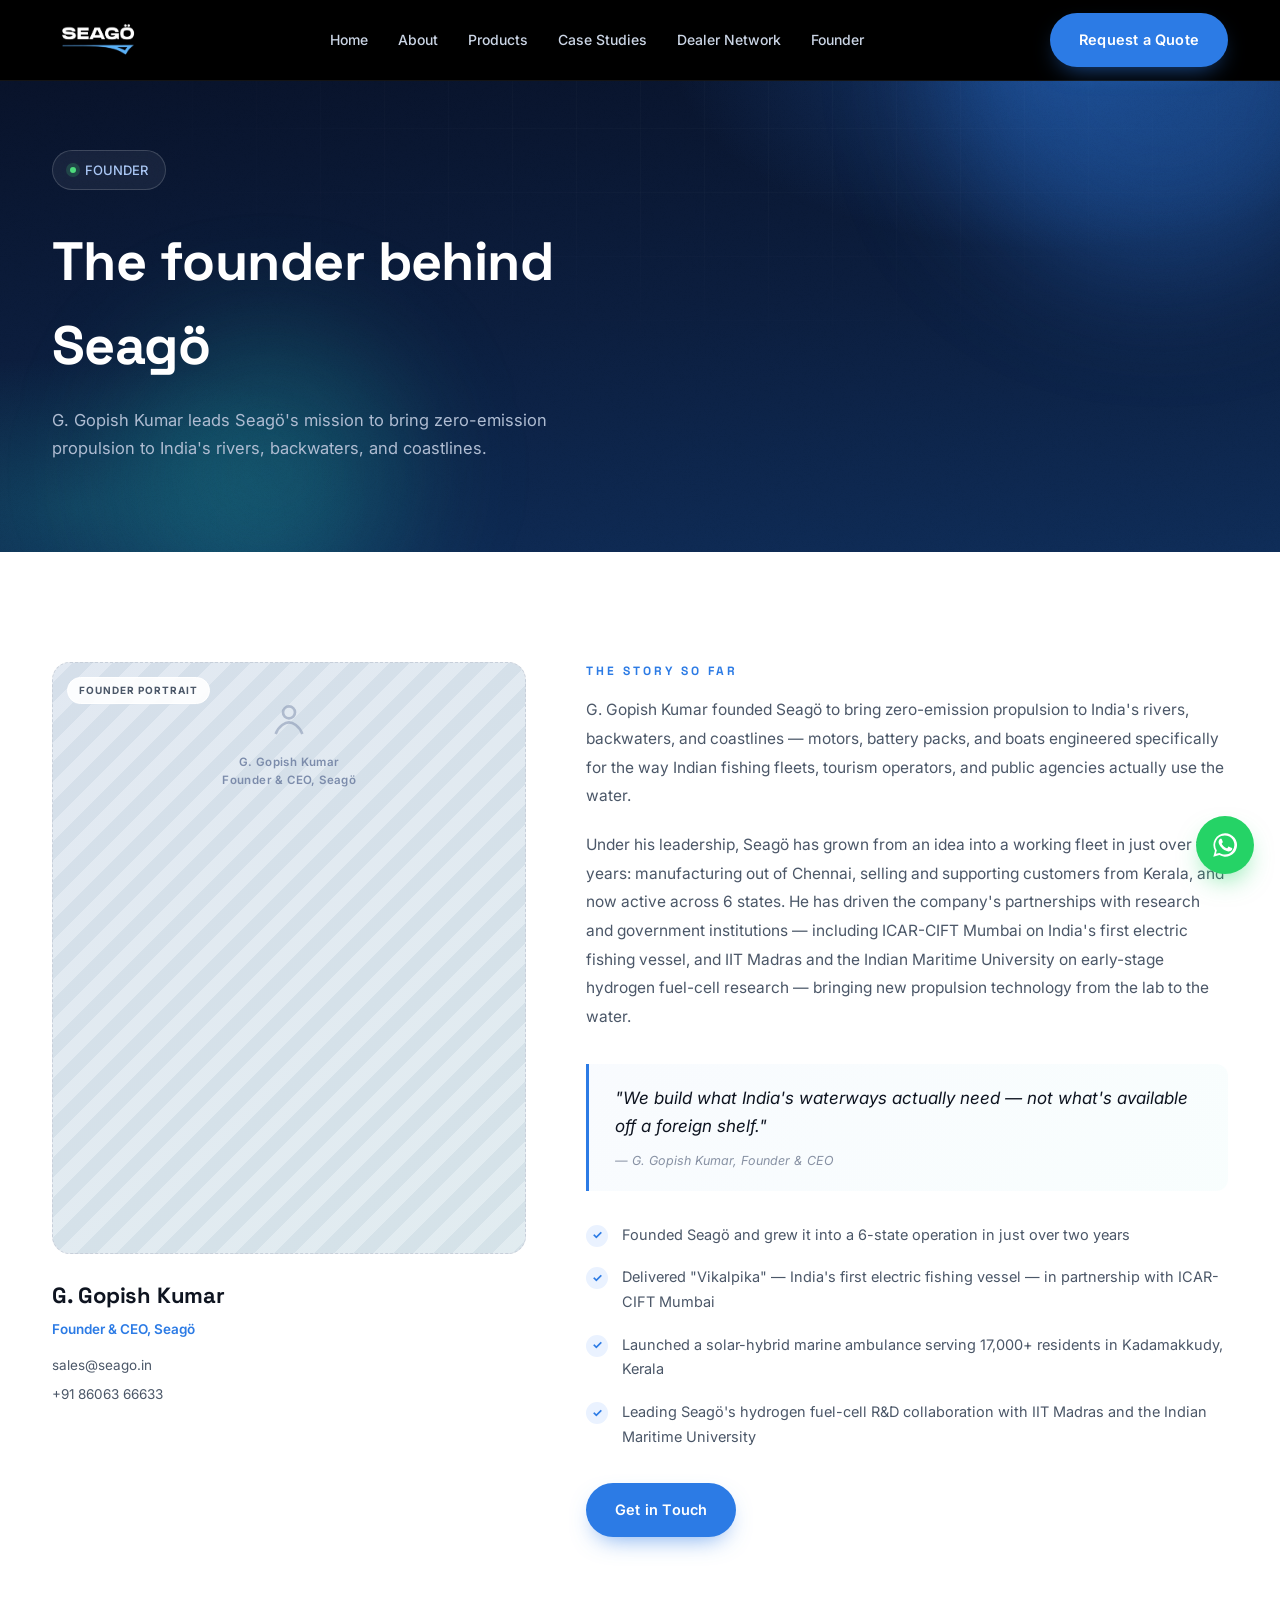
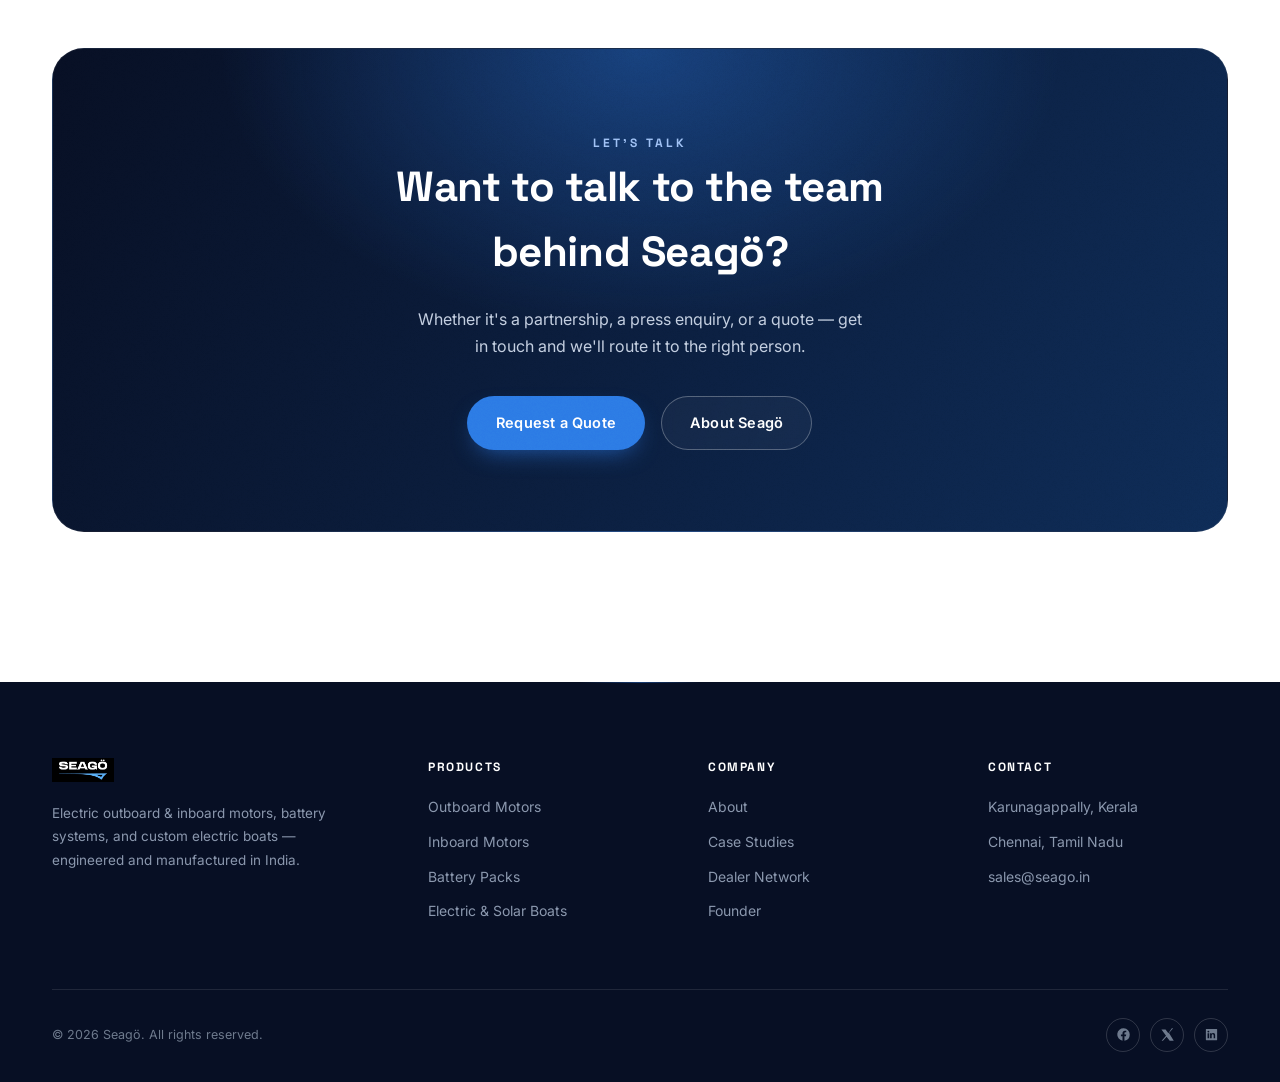
<file: founder.html>
<!DOCTYPE html>
<html lang="en">
<head>
<title>Seagö — G. Gopish Kumar, Founder &amp; CEO</title>

<script>document.documentElement.classList.add('js-ready');</script>
<meta charset="UTF-8">
<meta name="viewport" content="width=device-width, initial-scale=1.0">
<meta name="description" content="G. Gopish Kumar, Founder &amp; CEO of Seagö, is building India's electric marine propulsion — from Chennai manufacturing to deployments across 6 states.">
<link rel="icon" type="image/svg+xml" href="assets/favicon.svg">
<link rel="preconnect" href="https://fonts.googleapis.com">
<link rel="preconnect" href="https://fonts.gstatic.com" crossorigin>
<link href="https://fonts.googleapis.com/css2?family=Space+Grotesk:wght@500;600;700&family=Inter:wght@400;500;600;700;800&display=swap" rel="stylesheet">
<link rel="stylesheet" href="css/style.css">
<script src="js/main.js" defer></script>
</head>
<body>

<div class="progress" id="progressBar"></div>

<!-- ================= NAV ================= -->
<header class="nav">
  <div class="wrap nav-row">
    <a class="nav-logo" href="index.html#top"><img src="assets/seago-logo.png" alt="Seagö"></a>
    <nav class="nav-links">
      <a href="index.html#top">Home</a>
      <a href="about.html">About</a>
      <a href="products.html">Products</a>
      <a href="case-studies.html">Case Studies</a>
      <a href="dealer-network.html">Dealer Network</a>
      <a href="founder.html">Founder</a>
    </nav>
    <div class="nav-cta">
      <a class="btn btn-primary magnetic" href="contact.html">Request a Quote</a>
      <button class="burger" id="burger" aria-label="Menu"><span></span><span></span><span></span></button>
    </div>
  </div>
</header>

<div class="mobile-menu" id="mobileMenu">
  <a href="index.html#top">Home</a>
  <a href="about.html">About</a>
  <a href="products.html">Products</a>
  <a href="case-studies.html">Case Studies</a>
  <a href="dealer-network.html">Dealer Network</a>
  <a href="founder.html">Founder</a>
  <a class="btn btn-primary" href="contact.html">Request a Quote</a>
</div>

<!-- ================= PAGE HEADER ================= -->
<section class="hero page-hero">
  <div class="grid-overlay"></div>
  <div class="blob blob-1" data-depth="14"></div>
  <div class="blob blob-2" data-depth="-10"></div>
  <div class="cursor-glow"></div>

  <div class="wrap">
    <div class="hero-badge reveal"><span class="dot"></span> FOUNDER</div>
    <h1 class="page-title reveal">The founder behind Seagö</h1>
    <p class="page-sub reveal">G. Gopish Kumar leads Seagö's mission to bring zero-emission propulsion to India's rivers, backwaters, and coastlines.</p>
  </div>
</section>

<!-- ================= PROFILE ================= -->
<section class="section">
  <div class="wrap">
    <div class="founder-grid">

      <div class="founder-portrait reveal">
        <div class="ph">
          <span class="ph__chip">Founder Portrait</span>
          <div class="ph__inner">
            <svg viewBox="0 0 24 24" fill="none" stroke="currentColor" stroke-width="1.6"><circle cx="12" cy="8" r="3.6"/><path d="M4 21c1.8-5 6-7 8-7s6.2 2 8 7"/></svg>
            <span>G. Gopish Kumar<br>Founder &amp; CEO, Seagö</span>
          </div>
        </div>
        <div class="founder-id">
          <h3>G. Gopish Kumar</h3>
          <span class="founder-role">Founder &amp; CEO, Seagö</span>
          <div class="founder-contact">
            <a href="mailto:sales@seago.in">sales@seago.in</a>
            <a href="tel:+918606366633">+91 86063 66633</a>
          </div>
        </div>
      </div>

      <div class="founder-bio reveal">
        <span class="eyebrow" style="color:var(--blue); display:block; margin-bottom:16px;">The Story So Far</span>
        <p>G. Gopish Kumar founded Seagö to bring zero-emission propulsion to India's rivers, backwaters, and coastlines — motors, battery packs, and boats engineered specifically for the way Indian fishing fleets, tourism operators, and public agencies actually use the water.</p>
        <p>Under his leadership, Seagö has grown from an idea into a working fleet in just over two years: manufacturing out of Chennai, selling and supporting customers from Kerala, and now active across 6 states. He has driven the company's partnerships with research and government institutions — including ICAR-CIFT Mumbai on India's first electric fishing vessel, and IIT Madras and the Indian Maritime University on early-stage hydrogen fuel-cell research — bringing new propulsion technology from the lab to the water.</p>

        <div class="pull-quote">
          <p style="font-size:17px; font-style:italic; color:var(--ink); line-height:1.7; margin-bottom:6px;">"We build what India's waterways actually need — not what's available off a foreign shelf."</p>
          <span class="quote-note">— G. Gopish Kumar, Founder & CEO</span>
        </div>

        <div class="highlight-list">
          <div class="highlight-row">
            <span class="check">✓</span>
            <p>Founded Seagö and grew it into a 6-state operation in just over two years</p>
          </div>
          <div class="highlight-row">
            <span class="check">✓</span>
            <p>Delivered "Vikalpika" — India's first electric fishing vessel — in partnership with ICAR-CIFT Mumbai</p>
          </div>
          <div class="highlight-row">
            <span class="check">✓</span>
            <p>Launched a solar-hybrid marine ambulance serving 17,000+ residents in Kadamakkudy, Kerala</p>
          </div>
          <div class="highlight-row">
            <span class="check">✓</span>
            <p>Leading Seagö's hydrogen fuel-cell R&amp;D collaboration with IIT Madras and the Indian Maritime University</p>
          </div>
        </div>

        <a class="btn btn-primary magnetic" href="contact.html">Get in Touch</a>
      </div>

    </div>
  </div>
</section>

<!-- ================= CTA ================= -->
<section class="section" style="padding-top:0;">
  <div class="wrap">
    <div class="cta reveal">
      <div class="cta-inner">
        <span class="eyebrow" style="color:#9FC1F5;">Let's Talk</span>
        <h2 class="cta-title">Want to talk to the team behind Seagö?</h2>
        <p class="cta-text">Whether it's a partnership, a press enquiry, or a quote — get in touch and we'll route it to the right person.</p>
        <div class="cta-actions">
          <a class="btn btn-primary magnetic" href="contact.html">Request a Quote</a>
          <a class="btn btn-ghost magnetic" href="about.html">About Seagö</a>
        </div>
      </div>
    </div>
  </div>
</section>

<!-- ================= FOOTER ================= -->
<footer>
  <div class="wrap">
    <div class="footer-grid">
      <div>
        <div class="footer-logo"><img src="assets/seago-logo.png" alt="Seagö"></div>
        <p>Electric outboard &amp; inboard motors, battery systems, and custom electric boats — engineered and manufactured in India.</p>
      </div>
      <div class="footer-col">
        <h5>Products</h5>
        <a href="products.html">Outboard Motors</a>
        <a href="products.html">Inboard Motors</a>
        <a href="products.html">Battery Packs</a>
        <a href="products.html">Electric &amp; Solar Boats</a>
      </div>
      <div class="footer-col">
        <h5>Company</h5>
        <a href="about.html">About</a>
        <a href="case-studies.html">Case Studies</a>
        <a href="dealer-network.html">Dealer Network</a>
        <a href="founder.html">Founder</a>
      </div>
      <div class="footer-col">
        <h5>Contact</h5>
        <a href="contact.html">Karunagappally, Kerala</a>
        <a href="contact.html">Chennai, Tamil Nadu</a>
        <a href="mailto:sales@seago.in">sales@seago.in</a>
      </div>
    </div>
    <div class="footer-bottom">
      <span>© 2026 Seagö. All rights reserved.</span>
      <div class="footer-social">
        <a href="#"><svg viewBox="0 0 24 24" fill="currentColor"><path d="M22 12a10 10 0 1 0-11.6 9.9v-7H7.9V12h2.5V9.8c0-2.5 1.5-3.9 3.8-3.9 1.1 0 2.2.2 2.2.2v2.4h-1.3c-1.2 0-1.6.8-1.6 1.6V12h2.8l-.4 2.9h-2.4v7A10 10 0 0 0 22 12z"/></svg></a>
        <a href="#"><svg viewBox="0 0 24 24" fill="currentColor"><path d="M18.9 2H21l-6.6 7.5L22 22h-6.5l-5-6.6L4.7 22H2.6l7-8-7.3-9.9h6.6l4.5 6z"/></svg></a>
        <a href="#"><svg viewBox="0 0 24 24" fill="currentColor"><path d="M20.4 3H3.6A.6.6 0 0 0 3 3.6v16.8a.6.6 0 0 0 .6.6h16.8a.6.6 0 0 0 .6-.6V3.6a.6.6 0 0 0-.6-.6zM8.3 18.1H5.7V9.9h2.6v8.2zM7 8.8a1.5 1.5 0 1 1 0-3 1.5 1.5 0 0 1 0 3zm11.1 9.3h-2.6v-4.3c0-1 0-2.4-1.5-2.4s-1.7 1.1-1.7 2.3v4.4H9.7V9.9h2.5v1.1a2.7 2.7 0 0 1 2.5-1.4c2.6 0 3.1 1.7 3.1 4v4.5z"/></svg></a>
      </div>
    </div>
  </div>
</footer>

<!-- ================= WHATSAPP FLOAT ================= -->
<a class="wa-float" href="https://wa.me/918606366633?text=Hi%20Seag%C3%B6%2C%20I%27d%20like%20to%20know%20more%20about%20your%20electric%20marine%20products." target="_blank" rel="noopener" aria-label="Chat on WhatsApp">
  <span class="wa-tip">Chat with us</span>
  <svg viewBox="0 0 24 24"><path d="M17.5 14.4c-.3-.1-1.7-.9-2-1-.3-.1-.5-.1-.6.1-.2.3-.7 1-.9 1.2-.2.2-.3.2-.6.1-.3-.1-1.3-.5-2.4-1.5-.9-.8-1.5-1.8-1.7-2.1-.2-.3 0-.5.1-.6.1-.1.3-.3.4-.5.1-.1.2-.3.3-.4.1-.2 0-.4 0-.5 0-.1-.6-1.5-.8-2-.2-.5-.4-.5-.6-.5h-.5c-.2 0-.5.1-.7.3-.3.3-1 1-1 2.4s1 2.8 1.1 3c.1.2 2 3.1 4.9 4.3.7.3 1.2.5 1.7.6.7.2 1.3.2 1.8.1.5-.1 1.7-.7 2-1.4.2-.6.2-1.2.2-1.3-.1-.1-.3-.2-.6-.3z"/><path d="M12 2a10 10 0 0 0-8.6 15L2 22l5.2-1.4A10 10 0 1 0 12 2zm0 18.2c-1.6 0-3.1-.4-4.4-1.2l-.3-.2-3.1.8.8-3-.2-.3A8.2 8.2 0 1 1 12 20.2z"/></svg>
</a>

</body>
</html>
</file>
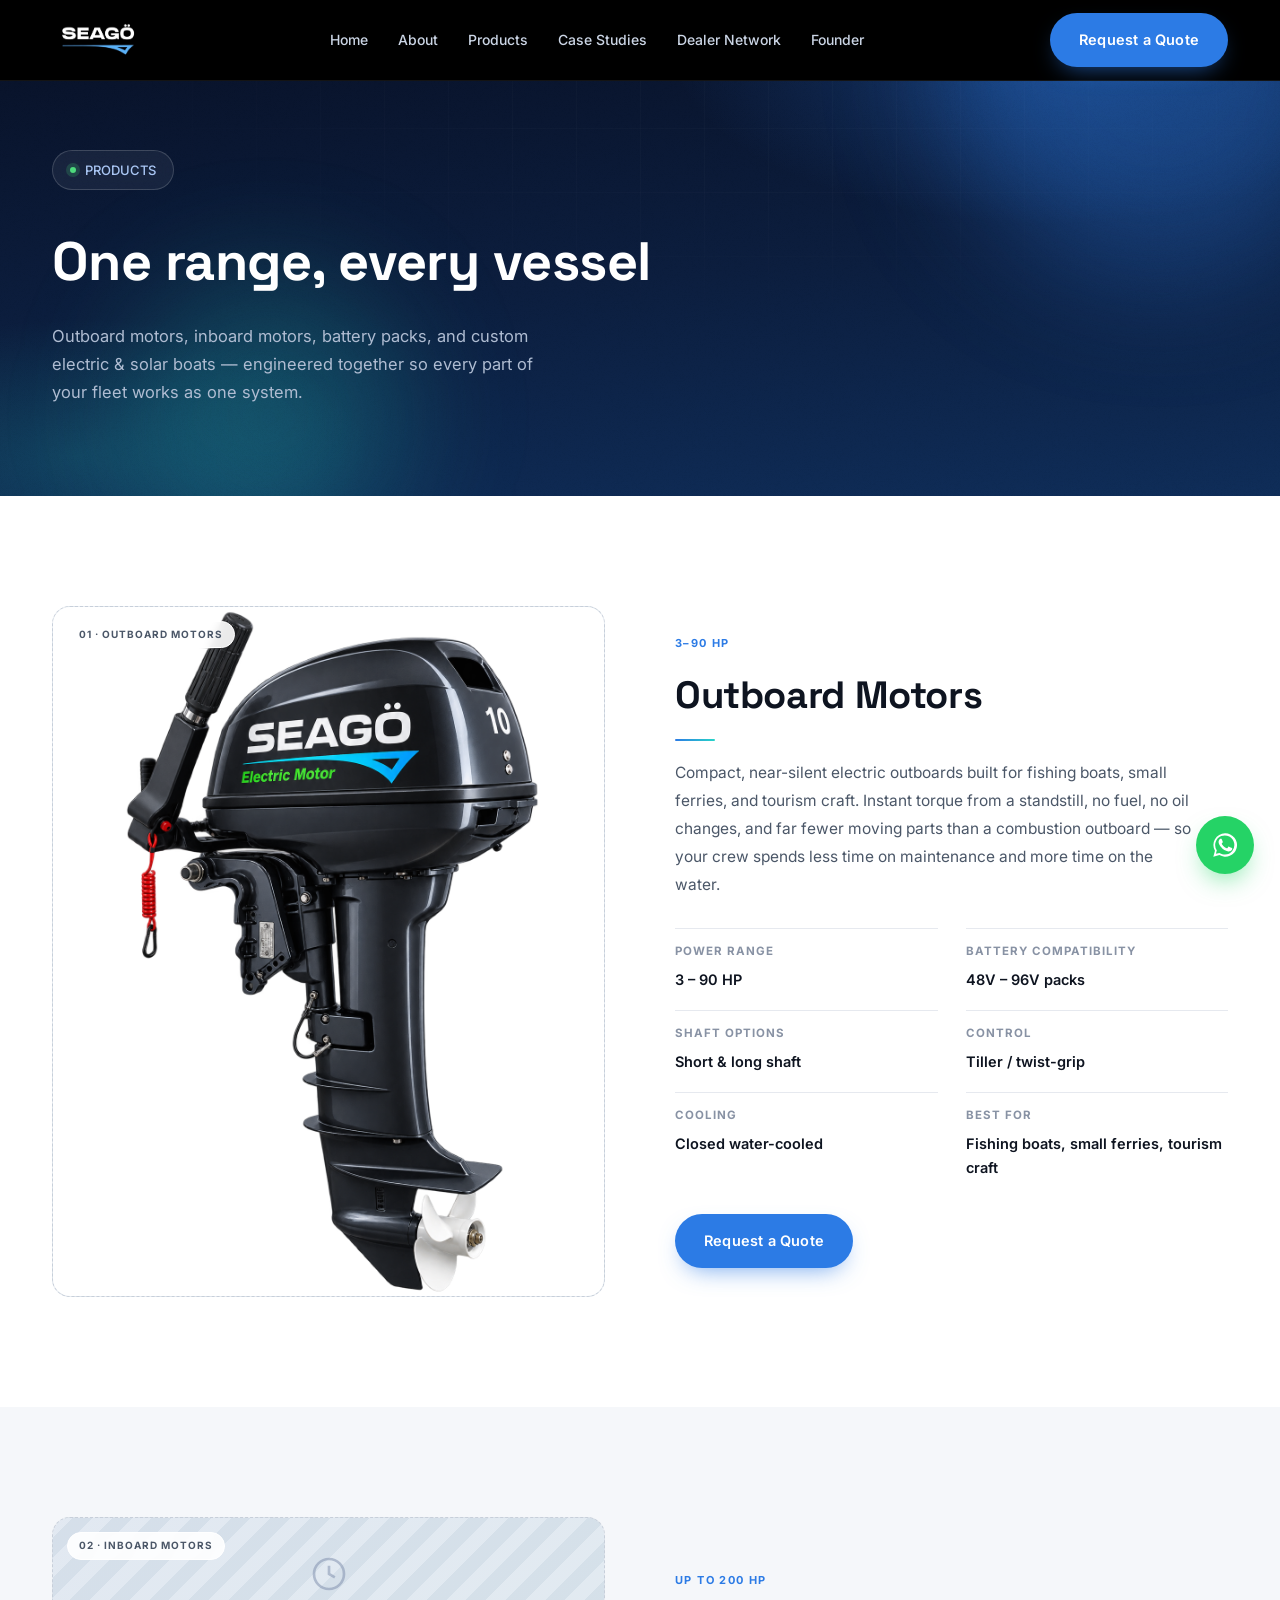
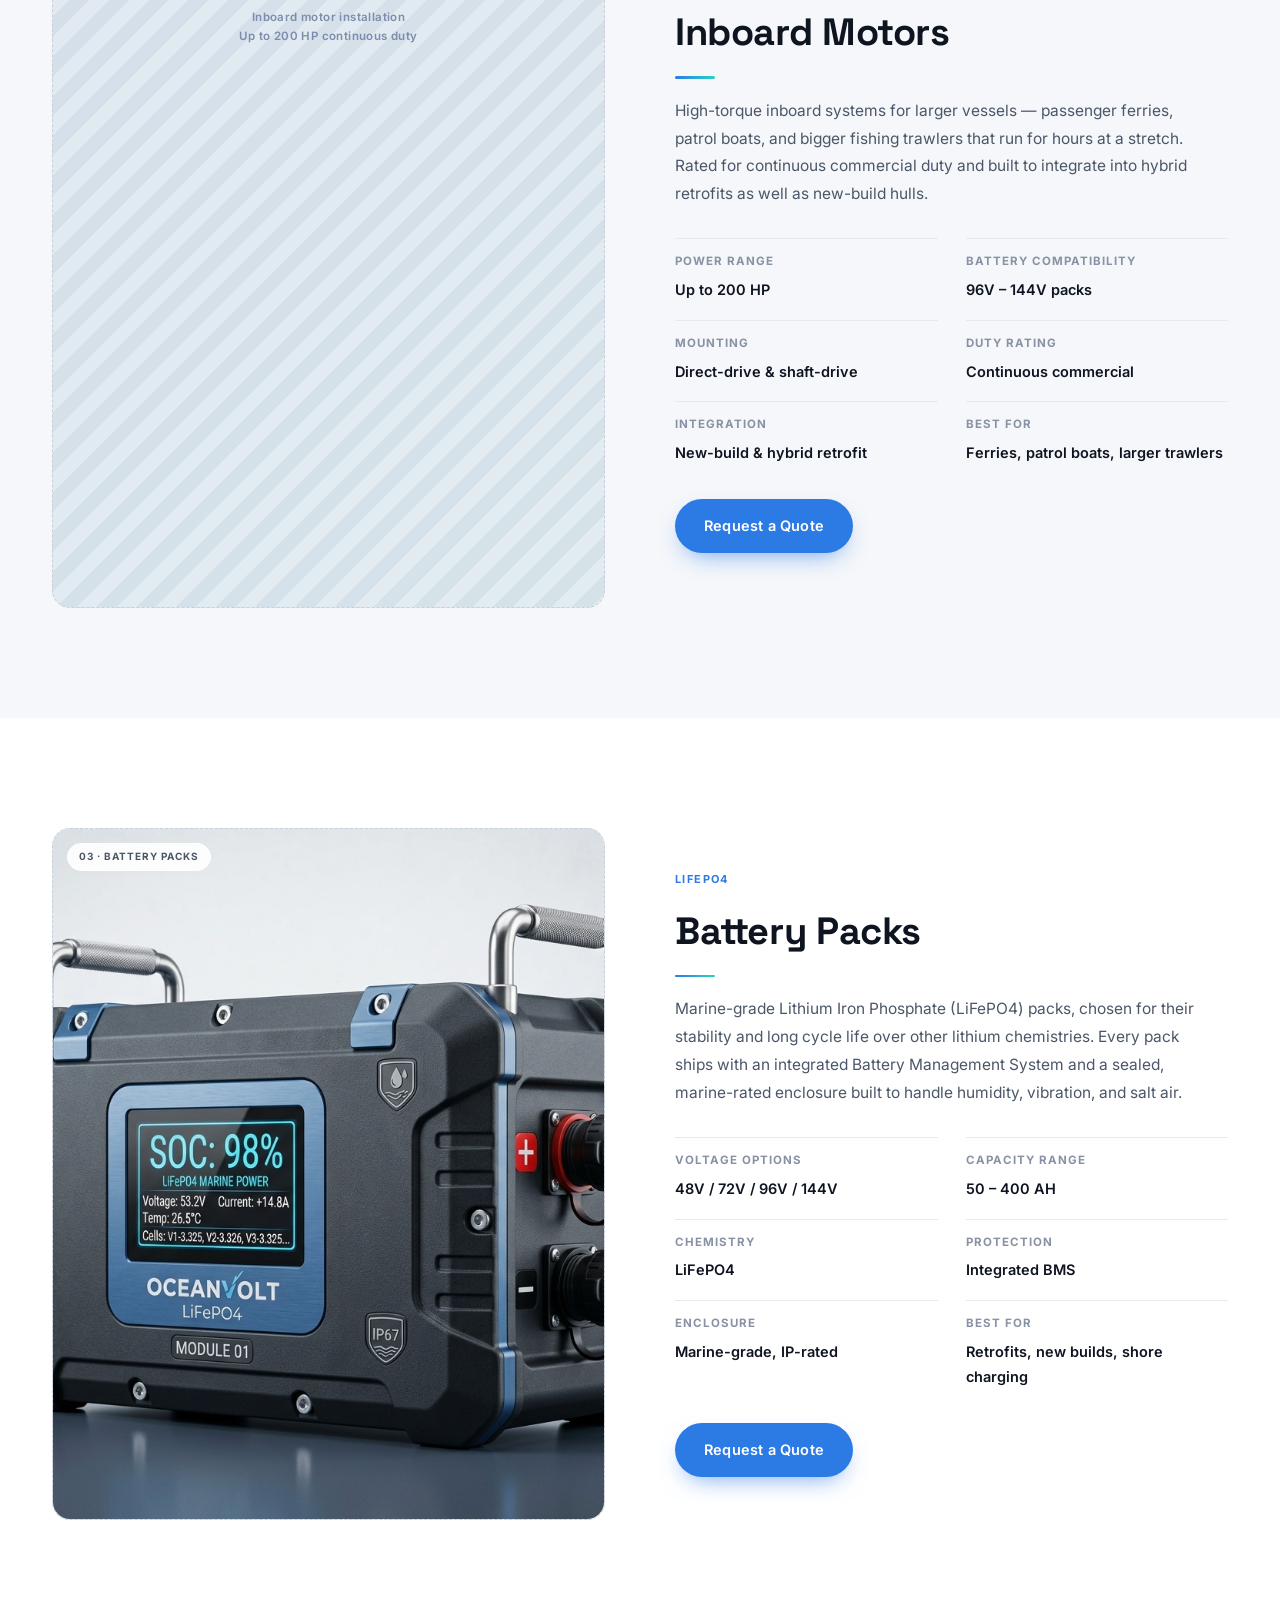
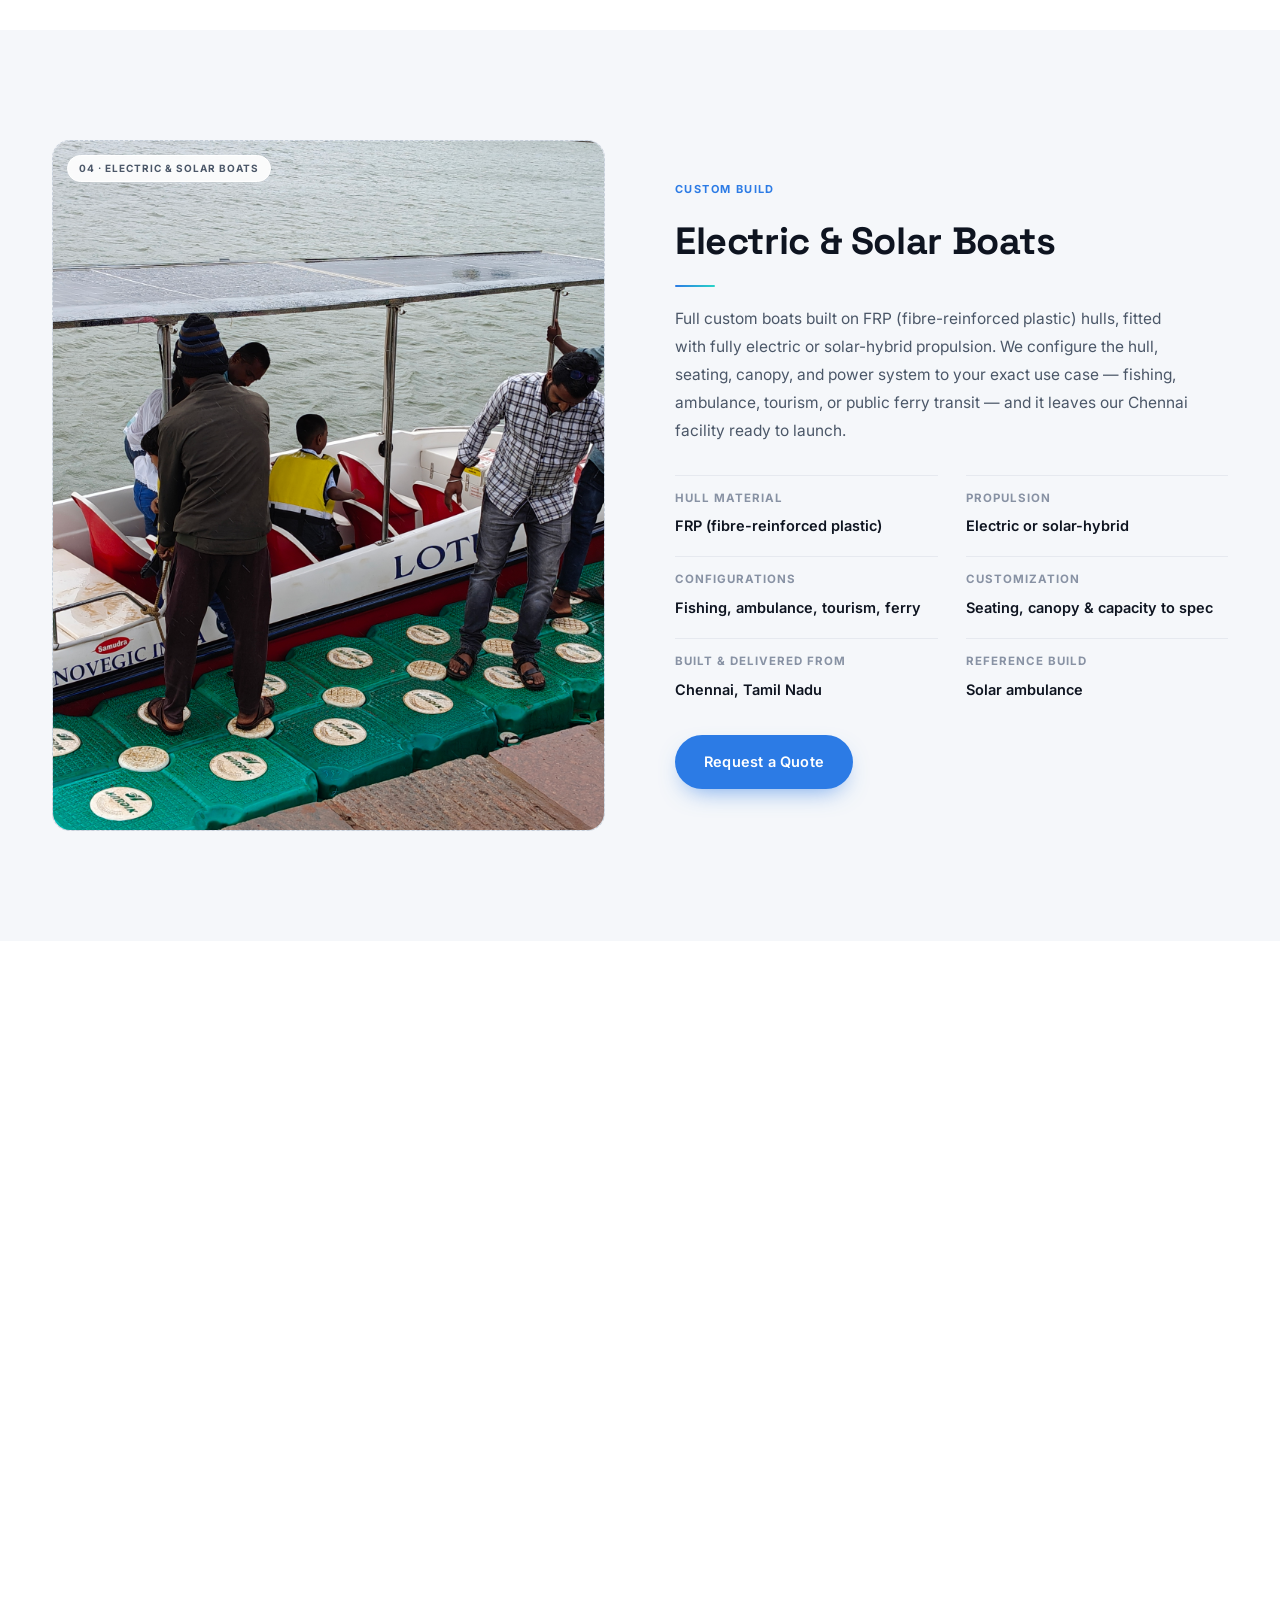
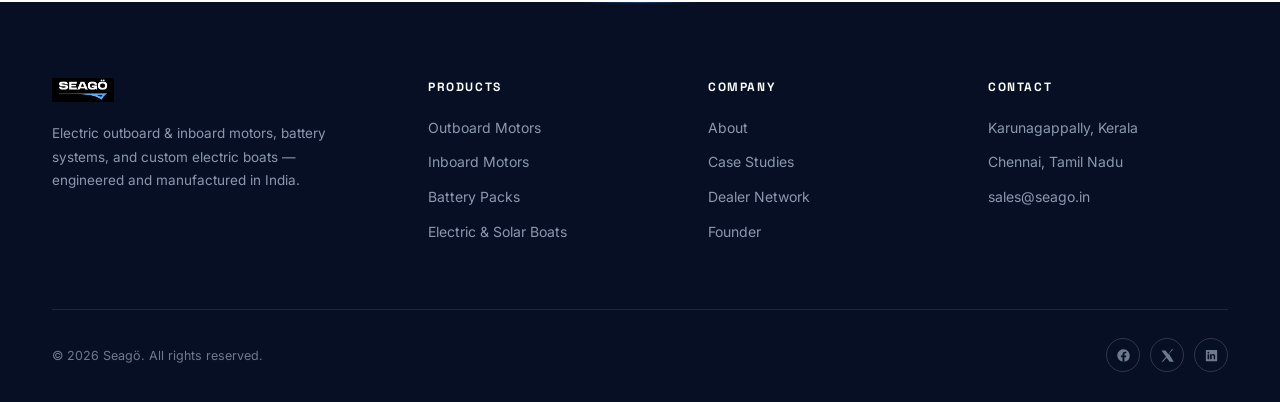
<file: products.html>
<!DOCTYPE html>
<html lang="en">
<head>
<title>Seagö — Electric Outboard &amp; Inboard Motors, Battery Packs &amp; Boats</title>

<script>document.documentElement.classList.add('js-ready');</script>
<meta charset="UTF-8">
<meta name="viewport" content="width=device-width, initial-scale=1.0">
<meta name="description" content="Explore Seagö's electric outboard motors (3–90 HP), inboard motors (up to 200 HP), LiFePO4 battery packs, and custom electric &amp; solar boats.">
<link rel="icon" type="image/svg+xml" href="assets/favicon.svg">
<link rel="preconnect" href="https://fonts.googleapis.com">
<link rel="preconnect" href="https://fonts.gstatic.com" crossorigin>
<link href="https://fonts.googleapis.com/css2?family=Space+Grotesk:wght@500;600;700&family=Inter:wght@400;500;600;700;800&display=swap" rel="stylesheet">
<link rel="stylesheet" href="css/style.css">
<script src="js/main.js" defer></script>
</head>
<body>

<div class="progress" id="progressBar"></div>

<!-- ================= NAV ================= -->
<header class="nav">
  <div class="wrap nav-row">
    <a class="nav-logo" href="index.html#top"><img src="assets/seago-logo.png" alt="Seagö"></a>
    <nav class="nav-links">
      <a href="index.html#top">Home</a>
      <a href="about.html">About</a>
      <a href="products.html">Products</a>
      <a href="case-studies.html">Case Studies</a>
      <a href="dealer-network.html">Dealer Network</a>
      <a href="founder.html">Founder</a>
    </nav>
    <div class="nav-cta">
      <a class="btn btn-primary magnetic" href="contact.html">Request a Quote</a>
      <button class="burger" id="burger" aria-label="Menu"><span></span><span></span><span></span></button>
    </div>
  </div>
</header>

<div class="mobile-menu" id="mobileMenu">
  <a href="index.html#top">Home</a>
  <a href="about.html">About</a>
  <a href="products.html">Products</a>
  <a href="case-studies.html">Case Studies</a>
  <a href="dealer-network.html">Dealer Network</a>
  <a href="founder.html">Founder</a>
  <a class="btn btn-primary" href="contact.html">Request a Quote</a>
</div>

<!-- ================= PAGE HEADER ================= -->
<section class="hero page-hero">
  <div class="grid-overlay"></div>
  <div class="blob blob-1" data-depth="14"></div>
  <div class="blob blob-2" data-depth="-10"></div>
  <div class="cursor-glow"></div>

  <div class="wrap">
    <div class="hero-badge reveal"><span class="dot"></span> PRODUCTS</div>
    <h1 class="page-title reveal">One range, every vessel</h1>
    <p class="page-sub reveal">Outboard motors, inboard motors, battery packs, and custom electric &amp; solar boats — engineered together so every part of your fleet works as one system.</p>
  </div>
</section>

<!-- ================= OUTBOARD MOTORS ================= -->
<section class="section product-block" id="outboard">
  <div class="wrap product-row">
    <div class="product-media reveal">
      <div class="ph photo-frame">
        <img class="outboard-image" src="assets/photos/Outboard%20Motors.png" alt="Seagö electric outboard motors">
        <span class="ph__chip">01 · Outboard Motors</span>
      </div>
    </div>
    <div class="product-copy reveal">
      <span class="case-tag">3–90 HP</span>
      <h2>Outboard Motors</h2>
      <p>Compact, near-silent electric outboards built for fishing boats, small ferries, and tourism craft. Instant torque from a standstill, no fuel, no oil changes, and far fewer moving parts than a combustion outboard — so your crew spends less time on maintenance and more time on the water.</p>
      <div class="spec-grid">
        <div class="spec-item"><span>Power range</span><b>3 – 90 HP</b></div>
        <div class="spec-item"><span>Battery compatibility</span><b>48V – 96V packs</b></div>
        <div class="spec-item"><span>Shaft options</span><b>Short &amp; long shaft</b></div>
        <div class="spec-item"><span>Control</span><b>Tiller / twist-grip</b></div>
        <div class="spec-item"><span>Cooling</span><b>Closed water-cooled</b></div>
        <div class="spec-item"><span>Best for</span><b>Fishing boats, small ferries, tourism craft</b></div>
      </div>
      <a class="btn btn-primary magnetic" href="contact.html">Request a Quote</a>
    </div>
  </div>
</section>

<!-- ================= INBOARD MOTORS ================= -->
<section class="section product-block soft reverse" id="inboard">
  <div class="wrap product-row">
    <div class="product-copy reveal">
      <span class="case-tag">Up to 200 HP</span>
      <h2>Inboard Motors</h2>
      <p>High-torque inboard systems for larger vessels — passenger ferries, patrol boats, and bigger fishing trawlers that run for hours at a stretch. Rated for continuous commercial duty and built to integrate into hybrid retrofits as well as new-build hulls.</p>
      <div class="spec-grid">
        <div class="spec-item"><span>Power range</span><b>Up to 200 HP</b></div>
        <div class="spec-item"><span>Battery compatibility</span><b>96V – 144V packs</b></div>
        <div class="spec-item"><span>Mounting</span><b>Direct-drive &amp; shaft-drive</b></div>
        <div class="spec-item"><span>Duty rating</span><b>Continuous commercial</b></div>
        <div class="spec-item"><span>Integration</span><b>New-build &amp; hybrid retrofit</b></div>
        <div class="spec-item"><span>Best for</span><b>Ferries, patrol boats, larger trawlers</b></div>
      </div>
      <a class="btn btn-primary magnetic" href="contact.html">Request a Quote</a>
    </div>
    <div class="product-media reveal">
      <div class="ph">          <span class="ph__chip">02 · Inboard Motors</span>
        <div class="ph__inner">
          <svg viewBox="0 0 24 24" fill="none" stroke="currentColor" stroke-width="1.6"><circle cx="12" cy="12" r="9"/><path d="M12 7v5l3.5 2"/></svg>
          <span>Inboard motor installation<br>Up to 200 HP continuous duty</span>
        </div>
      </div>
    </div>
  </div>
</section>

<!-- ================= BATTERY PACKS ================= -->
<section class="section product-block" id="battery">
  <div class="wrap product-row">
    <div class="product-media reveal">
      <div class="ph photo-frame">
        <img class="battery-image" src="assets/photos/Battery%20Box.png" alt="Seagö LiFePO4 battery pack">
        <span class="ph__chip">03 · Battery Packs</span>
      </div>
    </div>
    <div class="product-copy reveal">
      <span class="case-tag">LiFePO4</span>
      <h2>Battery Packs</h2>
      <p>Marine-grade Lithium Iron Phosphate (LiFePO4) packs, chosen for their stability and long cycle life over other lithium chemistries. Every pack ships with an integrated Battery Management System and a sealed, marine-rated enclosure built to handle humidity, vibration, and salt air.</p>
      <div class="spec-grid">
        <div class="spec-item"><span>Voltage options</span><b>48V / 72V / 96V / 144V</b></div>
        <div class="spec-item"><span>Capacity range</span><b>50 – 400 AH</b></div>
        <div class="spec-item"><span>Chemistry</span><b>LiFePO4</b></div>
        <div class="spec-item"><span>Protection</span><b>Integrated BMS</b></div>
        <div class="spec-item"><span>Enclosure</span><b>Marine-grade, IP-rated</b></div>
        <div class="spec-item"><span>Best for</span><b>Retrofits, new builds, shore charging</b></div>
      </div>
      <a class="btn btn-primary magnetic" href="contact.html">Request a Quote</a>
    </div>
  </div>
</section>

<!-- ================= ELECTRIC & SOLAR BOATS ================= -->
<section class="section product-block soft reverse" id="boats">
  <div class="wrap product-row">
    <div class="product-copy reveal">
      <span class="case-tag">Custom Build</span>
      <h2>Electric &amp; Solar Boats</h2>
      <p>Full custom boats built on FRP (fibre-reinforced plastic) hulls, fitted with fully electric or solar-hybrid propulsion. We configure the hull, seating, canopy, and power system to your exact use case — fishing, ambulance, tourism, or public ferry transit — and it leaves our Chennai facility ready to launch.</p>
      <div class="spec-grid">
        <div class="spec-item"><span>Hull material</span><b>FRP (fibre-reinforced plastic)</b></div>
        <div class="spec-item"><span>Propulsion</span><b>Electric or solar-hybrid</b></div>
        <div class="spec-item"><span>Configurations</span><b>Fishing, ambulance, tourism, ferry</b></div>
        <div class="spec-item"><span>Customization</span><b>Seating, canopy &amp; capacity to spec</b></div>
        <div class="spec-item"><span>Built &amp; delivered from</span><b>Chennai, Tamil Nadu</b></div>
        <div class="spec-item"><span>Reference build</span><b>Solar ambulance</b></div>
      </div>
      <a class="btn btn-primary magnetic" href="contact.html">Request a Quote</a>
    </div>
    <div class="product-media reveal">
      <div class="ph photo-frame">
        <img src="assets/photos/seago-solar-boat.jpg" alt="Seagö solar-powered boat on the water">
        <span class="ph__chip">04 · Electric &amp; Solar Boats</span>
      </div>
    </div>
  </div>
</section>

<!-- ================= CTA ================= -->
<section class="section" style="padding-top:0;">
  <div class="wrap">
    <div class="cta reveal">
      <div class="cta-inner">
        <span class="eyebrow" style="color:#9FC1F5;">Not Sure What You Need?</span>
        <h2 class="cta-title">Tell us your boat, we'll spec the system</h2>
        <p class="cta-text">Share your vessel size, use case, and budget — our team will recommend the right motor and battery configuration for your fleet.</p>
        <div class="cta-actions">
          <a class="btn btn-primary magnetic" href="contact.html">Request a Quote</a>
          <a class="btn btn-ghost magnetic" href="https://wa.me/918606366633?text=Hi%20Seag%C3%B6%2C%20I%27d%20like%20to%20know%20more%20about%20your%20electric%20marine%20products." target="_blank" rel="noopener">Chat on WhatsApp</a>
        </div>
      </div>
    </div>
  </div>
</section>

<!-- ================= FOOTER ================= -->
<footer>
  <div class="wrap">
    <div class="footer-grid">
      <div>
        <div class="footer-logo"><img src="assets/seago-logo.png" alt="Seagö"></div>
        <p>Electric outboard &amp; inboard motors, battery systems, and custom electric boats — engineered and manufactured in India.</p>
      </div>
      <div class="footer-col">
        <h5>Products</h5>
        <a href="products.html#outboard">Outboard Motors</a>
        <a href="products.html#inboard">Inboard Motors</a>
        <a href="products.html#battery">Battery Packs</a>
        <a href="products.html#boats">Electric &amp; Solar Boats</a>
      </div>
      <div class="footer-col">
        <h5>Company</h5>
        <a href="about.html">About</a>
        <a href="case-studies.html">Case Studies</a>
        <a href="dealer-network.html">Dealer Network</a>
        <a href="founder.html">Founder</a>
      </div>
      <div class="footer-col">
        <h5>Contact</h5>
        <a href="contact.html">Karunagappally, Kerala</a>
        <a href="contact.html">Chennai, Tamil Nadu</a>
        <a href="mailto:sales@seago.in">sales@seago.in</a>
      </div>
    </div>
    <div class="footer-bottom">
      <span>© 2026 Seagö. All rights reserved.</span>
      <div class="footer-social">
        <a href="#"><svg viewBox="0 0 24 24" fill="currentColor"><path d="M22 12a10 10 0 1 0-11.6 9.9v-7H7.9V12h2.5V9.8c0-2.5 1.5-3.9 3.8-3.9 1.1 0 2.2.2 2.2.2v2.4h-1.3c-1.2 0-1.6.8-1.6 1.6V12h2.8l-.4 2.9h-2.4v7A10 10 0 0 0 22 12z"/></svg></a>
        <a href="#"><svg viewBox="0 0 24 24" fill="currentColor"><path d="M18.9 2H21l-6.6 7.5L22 22h-6.5l-5-6.6L4.7 22H2.6l7-8-7.3-9.9h6.6l4.5 6z"/></svg></a>
        <a href="#"><svg viewBox="0 0 24 24" fill="currentColor"><path d="M20.4 3H3.6A.6.6 0 0 0 3 3.6v16.8a.6.6 0 0 0 .6.6h16.8a.6.6 0 0 0 .6-.6V3.6a.6.6 0 0 0-.6-.6zM8.3 18.1H5.7V9.9h2.6v8.2zM7 8.8a1.5 1.5 0 1 1 0-3 1.5 1.5 0 0 1 0 3zm11.1 9.3h-2.6v-4.3c0-1 0-2.4-1.5-2.4s-1.7 1.1-1.7 2.3v4.4H9.7V9.9h2.5v1.1a2.7 2.7 0 0 1 2.5-1.4c2.6 0 3.1 1.7 3.1 4v4.5z"/></svg></a>
      </div>
    </div>
  </div>
</footer>

<!-- ================= WHATSAPP FLOAT ================= -->
<a class="wa-float" href="https://wa.me/918606366633?text=Hi%20Seag%C3%B6%2C%20I%27d%20like%20to%20know%20more%20about%20your%20electric%20marine%20products." target="_blank" rel="noopener" aria-label="Chat on WhatsApp">
  <span class="wa-tip">Chat with us</span>
  <svg viewBox="0 0 24 24"><path d="M17.5 14.4c-.3-.1-1.7-.9-2-1-.3-.1-.5-.1-.6.1-.2.3-.7 1-.9 1.2-.2.2-.3.2-.6.1-.3-.1-1.3-.5-2.4-1.5-.9-.8-1.5-1.8-1.7-2.1-.2-.3 0-.5.1-.6.1-.1.3-.3.4-.5.1-.1.2-.3.3-.4.1-.2 0-.4 0-.5 0-.1-.6-1.5-.8-2-.2-.5-.4-.5-.6-.5h-.5c-.2 0-.5.1-.7.3-.3.3-1 1-1 2.4s1 2.8 1.1 3c.1.2 2 3.1 4.9 4.3.7.3 1.2.5 1.7.6.7.2 1.3.2 1.8.1.5-.1 1.7-.7 2-1.4.2-.6.2-1.2.2-1.3-.1-.1-.3-.2-.6-.3z"/><path d="M12 2a10 10 0 0 0-8.6 15L2 22l5.2-1.4A10 10 0 1 0 12 2zm0 18.2c-1.6 0-3.1-.4-4.4-1.2l-.3-.2-3.1.8.8-3-.2-.3A8.2 8.2 0 1 1 12 20.2z"/></svg>
</a>

</body>
</html>
</file>
<file: css/style.css>
/* =====================================================================
   Seagö — Homepage v1
   Design tokens
   ===================================================================== */
:root{
  --navy:#070F24;
  --navy-2:#0B1D3D;
  --navy-3:#0E2C57;
  --blue:#2C7BE5;
  --blue-2:#5FA6FF;
  --cyan:#28D4C8;
  --ink:#0E1420;
  --slate:#4B5768;
  --muted:#8892A4;
  --line:#E6E9EF;
  --bg-soft:#F5F7FA;
  --ph-a:#E9EDF2;
  --ph-b:#DCE3EA;
  --radius:18px;
  --maxw:1240px;
}
*{box-sizing:border-box; margin:0; padding:0;}
html{scroll-behavior:smooth;}
body{
  font-family:'Inter',-apple-system,BlinkMacSystemFont,'Segoe UI',sans-serif;
  color:var(--ink);
  background:#fff;
  -webkit-font-smoothing:antialiased;
  line-height:1.55;
  overflow-x:hidden;
}
h1,h2,h3,h4,.disp{ font-family:'Space Grotesk',sans-serif; letter-spacing:-0.01em; }
img{max-width:100%; display:block;}
a{text-decoration:none; color:inherit;}
.wrap{max-width:var(--maxw); margin:0 auto; padding:0 32px;}
.eyebrow{ font-size:12px; font-weight:700; letter-spacing:3px; text-transform:uppercase; font-family:'Space Grotesk',sans-serif;}

/* ---------- buttons ---------- */
.btn{
  display:inline-flex; align-items:center; gap:9px;
  padding:15px 28px; border-radius:999px; font-weight:600; font-size:14.5px;
  letter-spacing:.2px; border:1px solid transparent; cursor:pointer;
  transition:transform .35s cubic-bezier(.2,.8,.2,1), background .25s, border-color .25s, box-shadow .35s;
  white-space:nowrap; position:relative;
}
.btn-primary{ background:var(--blue); color:#fff; box-shadow:0 10px 24px -10px rgba(44,123,229,.7); }
.btn-primary:hover{ background:#1f68cc; box-shadow:0 16px 36px -6px rgba(44,123,229,.9); transform:translateY(-1px); }
.btn-ghost{ background:rgba(255,255,255,.04); color:#fff; border-color:rgba(255,255,255,.28); -webkit-backdrop-filter:blur(6px); backdrop-filter:blur(6px); }
.btn-ghost:hover{ border-color:#fff; background:rgba(255,255,255,.1); }
.btn-outline{ background:transparent; color:var(--navy); border-color:var(--line); }
.btn-outline:hover{ border-color:var(--navy); }
.magnetic{ will-change:transform; }

/* ---------- skeleton placeholders (empty headers / copy) ---------- */
.skel{
  display:block; border-radius:8px;
  background:linear-gradient(90deg, var(--ph-a) 25%, var(--ph-b) 42%, var(--ph-a) 58%);
  background-size:300% 100%;
  animation:shimmer 2.6s ease-in-out infinite;
}
.skel.light{ background:linear-gradient(90deg, rgba(255,255,255,.13) 25%, rgba(255,255,255,.28) 42%, rgba(255,255,255,.13) 58%); background-size:300% 100%; }
@keyframes shimmer{ 0%{background-position:200% 0;} 100%{background-position:-200% 0;} }

/* ---------- image placeholders ---------- */
.photo-frame{ display:block; border-style:solid; border-width:0; background:#0B1D3D; }
.photo-frame img, .photo-frame video{ width:100%; height:100%; object-fit:cover; object-position:center; }
.photo-frame img.outboard-image{ object-fit:contain; background:#fff; }
.photo-frame img.battery-image{ object-fit:cover; object-position:center; }
.case-gallery{ position:relative; }
.case-gallery img{ position:absolute; inset:0; opacity:0; transition:opacity .8s ease; }
.case-gallery img.is-active{ opacity:1; }
.ph{
  position:relative; border-radius:var(--radius); overflow:hidden;
  background:repeating-linear-gradient(135deg, var(--ph-a), var(--ph-a) 14px, var(--ph-b) 14px, var(--ph-b) 28px);
  border:1.5px dashed #C7CFDA;
  display:flex; align-items:center; justify-content:center;
  transition:border-color .3s;
}
.card:hover .ph, .case-card:hover .ph{ border-color:var(--blue-2); }
.ph__chip{
  position:absolute; top:14px; left:14px; background:rgba(255,255,255,.9); -webkit-backdrop-filter:blur(4px); backdrop-filter:blur(4px);
  border-radius:999px; padding:5px 11px; font-size:10px; font-weight:700; letter-spacing:1px; text-transform:uppercase;
  color:var(--slate); border:1px solid #fff;
}
.ph__inner{
  display:flex; flex-direction:column; align-items:center; gap:14px;
  text-align:center; padding:36px 22px; color:#7C8CAB;
  background:linear-gradient(145deg, rgba(44,123,229,.04), rgba(40,212,200,.04));
  width:100%; height:100%;
}
.ph__inner svg{ width:40px; height:40px; opacity:.5; }
.ph__inner span{ font-size:11.5px; font-weight:600; letter-spacing:.4px; line-height:1.6; max-width:230px; }

/* ---------- scroll progress ---------- */
.progress{ position:fixed; top:0; left:0; height:3px; width:0%; background:linear-gradient(90deg,var(--blue),var(--cyan)); z-index:80; transition:width .1s linear; }

/* ---------- cursor glow (desktop hero only) ---------- */
.cursor-glow{
  position:absolute; width:420px; height:420px; border-radius:50%; pointer-events:none;
  background:radial-gradient(circle, rgba(95,166,255,.16), transparent 70%);
  transform:translate(-50%,-50%); left:50%; top:40%; opacity:0; transition:opacity .4s; will-change:transform;
}
.hero:hover .cursor-glow{ opacity:1; }

/* ================= NAV ================= */
header.nav{
  position:fixed; top:0; left:0; width:100%; z-index:60;
  background:#000;
  border-bottom:1px solid rgba(255,255,255,.08); transition:box-shadow .3s;
}
.nav-row{ display:flex; align-items:center; justify-content:space-between; height:80px; }
.nav-logo img{ height:36px; width:auto; }
.nav-links{ display:flex; align-items:center; gap:30px; }
.nav-links a{ color:#CBD5E5; font-size:14px; font-weight:500; transition:color .2s; position:relative; }
.nav-links a::after{ content:''; position:absolute; left:0; bottom:-6px; width:0; height:1.5px; background:var(--blue-2); transition:width .25s; }
.nav-links a:hover{ color:#fff; }
.nav-links a:hover::after{ width:100%; }
.nav-cta{ display:flex; align-items:center; gap:14px; }
.burger{ display:none; width:42px; height:42px; border-radius:10px; border:1px solid rgba(255,255,255,.2); background:rgba(255,255,255,.04); align-items:center; justify-content:center; flex-direction:column; gap:4px; cursor:pointer; }
.burger span{ width:18px; height:1.6px; background:#fff; display:block; transition:transform .3s, opacity .3s; }
.burger.open span:nth-child(1){ transform:translateY(5.6px) rotate(45deg); }
.burger.open span:nth-child(2){ opacity:0; }
.burger.open span:nth-child(3){ transform:translateY(-5.6px) rotate(-45deg); }

.mobile-menu{
  position:fixed; inset:80px 0 0 0; background:rgba(7,15,36,.98); -webkit-backdrop-filter:blur(10px); backdrop-filter:blur(10px);
  z-index:55; display:flex; flex-direction:column; padding:36px 28px; gap:6px;
  transform:translateY(-12px); opacity:0; pointer-events:none; transition:opacity .28s, transform .28s;
  overflow-y:auto;
}
.mobile-menu.open{ opacity:1; transform:translateY(0); pointer-events:auto; }
.mobile-menu a{ color:#fff; font-size:21px; font-weight:600; padding:13px 4px; border-bottom:1px solid rgba(255,255,255,.08); font-family:'Space Grotesk',sans-serif; }
.mobile-menu .btn{ margin-top:22px; align-self:flex-start; }

/* ================= HERO ================= */
.hero{
  position:relative; overflow:hidden;
  padding:100px 0 70px;
  background:
    radial-gradient(48% 60% at 82% 8%, rgba(44,123,229,.34), transparent 62%),
    radial-gradient(38% 46% at 6% 92%, rgba(40,212,200,.16), transparent 60%),
    linear-gradient(175deg, var(--navy) 0%, var(--navy-2) 55%, var(--navy-3) 100%);
}
.hero::after{ content:''; position:absolute; inset:0; background-image:url('../assets/grain.png'); background-size:180px 180px; mix-blend-mode:overlay; opacity:.5; pointer-events:none; }
.blob{ position:absolute; border-radius:50%; filter:blur(60px); pointer-events:none; will-change:transform; }
.blob-1{ width:420px; height:420px; background:rgba(44,123,229,.35); top:-140px; right:-90px; }
.blob-2{ width:280px; height:280px; background:rgba(40,212,200,.22); bottom:-60px; left:10%; }
.grid-overlay{
  position:absolute; inset:0; pointer-events:none; opacity:.35;
  background-image:
    linear-gradient(rgba(255,255,255,.05) 1px, transparent 1px),
    linear-gradient(90deg, rgba(255,255,255,.05) 1px, transparent 1px);
  background-size:64px 64px;
  -webkit-mask-image:radial-gradient(70% 60% at 60% 20%, #000 30%, transparent 78%);
  mask-image:radial-gradient(70% 60% at 60% 20%, #000 30%, transparent 78%);
}
.hero-grid{
  position:relative; display:grid; grid-template-columns:1.08fr .92fr; gap:64px; align-items:center;
}
.hero-badge{
  display:inline-flex; align-items:center; gap:9px;
  background:rgba(255,255,255,.06); border:1px solid rgba(255,255,255,.16);
  padding:9px 17px; border-radius:999px; color:#A9C6F5; margin-bottom:30px; font-size:13px; font-weight:500;
}
.hero-badge .dot{ width:6px; height:6px; border-radius:50%; background:#4CD97B; box-shadow:0 0 0 4px rgba(76,217,123,.18); }
.hero-title{ font-family:'Space Grotesk',sans-serif; font-weight:700; font-size:clamp(38px,5.6vw,60px); line-height:1.1; color:#fff; letter-spacing:-0.01em; max-width:640px; }
.hero-sub{ margin-top:26px; margin-bottom:40px; max-width:470px; }
.hero-sub p{ color:#B9C6DE; font-size:16.5px; line-height:1.7; }
.hero-actions{ display:flex; gap:16px; flex-wrap:wrap; }
.hero-stats{ display:flex; gap:44px; margin-top:68px; flex-wrap:wrap; }
.hero-stat b{ display:block; font-size:32px; font-weight:700; color:#fff; font-family:'Space Grotesk',sans-serif; }
.hero-stat span{ display:block; font-size:11.5px; color:#8FA0BC; font-weight:600; letter-spacing:1.2px; text-transform:uppercase; margin-top:5px; }
/* ---------- coming soon (stub pages) ---------- */
.soon{ min-height:calc(100vh - 80px); display:flex; align-items:center; padding:80px 0; }
.soon-wrap{ position:relative; text-align:center; max-width:640px; margin:0 auto; }
.soon-icon{ width:60px; height:60px; border-radius:18px; background:rgba(255,255,255,.06); border:1px solid rgba(255,255,255,.16); display:flex; align-items:center; justify-content:center; margin:0 auto 30px; }
.soon-icon svg{ width:26px; height:26px; color:#5FA6FF; }
.soon-title{ font-family:'Space Grotesk',sans-serif; font-size:clamp(38px,6vw,60px); color:#fff; font-weight:700; margin:8px 0 20px; letter-spacing:-0.01em; }
.soon-text{ color:#AEBBD1; font-size:16px; line-height:1.75; max-width:480px; margin:0 auto 40px; }
.soon .hero-actions{ justify-content:center; }
.soon .hero-badge{ margin-bottom:26px; }

.hero-visual{ position:relative; }
.hero-visual .photo-frame{ height:100%; }
.hero-visual .ph{ aspect-ratio:4/5; background:repeating-linear-gradient(135deg, rgba(255,255,255,.05), rgba(255,255,255,.05) 14px, rgba(255,255,255,.09) 14px, rgba(255,255,255,.09) 28px); border-color:rgba(255,255,255,.22); box-shadow:0 40px 80px -30px rgba(0,0,0,.6); }
.hero-visual .ph__inner{ color:#C3CEE0; }
.hero-visual .float-card{
  position:absolute; left:-30px; bottom:-24px; background:#fff; border-radius:14px;
  padding:16px 20px; box-shadow:0 24px 46px -14px rgba(0,0,0,.4); display:flex; align-items:center; gap:12px;
  width:220px;
}
.hero-visual .float-card .ic{ width:38px; height:38px; border-radius:10px; background:var(--bg-soft); display:flex; align-items:center; justify-content:center; flex:none; }
.hero-visual .float-card .ic svg{ width:20px; height:20px; color:var(--blue); }
.float-card .ft-title{ display:block; font-size:13.5px; font-weight:700; color:var(--ink); margin-bottom:3px; }
.float-card .ft-sub{ display:block; font-size:11.5px; color:var(--muted); font-weight:600; }
.scroll-cue{ position:relative; margin:64px auto 0; display:flex; flex-direction:column; align-items:center; gap:8px; color:#7C8CAB; font-size:10.5px; letter-spacing:2px; text-transform:uppercase; }
.scroll-cue .line{ width:1px; height:30px; background:linear-gradient(#7C8CAB, transparent); animation:cueMove 1.8s ease-in-out infinite; }
@keyframes cueMove{ 0%{ transform:scaleY(0); transform-origin:top; } 50%{ transform:scaleY(1); transform-origin:top; } 51%{ transform-origin:bottom; } 100%{ transform:scaleY(0); transform-origin:bottom; } }

/* ---------- animated wave motif (marine identity) ---------- */
.wave-wrap{ position:relative; height:110px; margin-top:10px; }
.wave-wrap svg{ position:absolute; inset:0; width:100%; height:100%; }
.wave-path{ stroke:url(#waveGrad); stroke-width:2; fill:none; stroke-dasharray:6 10; animation:waveFlow 5s linear infinite; opacity:.7; }
.wave-path.p2{ stroke-width:1.4; opacity:.4; animation-duration:7s; animation-direction:reverse; }
@keyframes waveFlow{ to{ stroke-dashoffset:-160; } }

.angle-div{ position:relative; height:64px; background:#fff; margin-top:-2px; }
.angle-div svg{ position:absolute; bottom:0; left:0; width:100%; height:100%; }

/* ================= TRUST MARQUEE ================= */
.trust{ padding:38px 0; border-bottom:1px solid var(--line); overflow:hidden; }
.trust-row{ display:flex; align-items:center; gap:36px; }
.trust-label{ font-size:11.5px; font-weight:700; letter-spacing:2px; color:var(--muted); text-transform:uppercase; white-space:nowrap; flex:none; }
.marquee{ overflow:hidden; flex:1; -webkit-mask-image:linear-gradient(90deg, transparent, #000 8%, #000 92%, transparent); mask-image:linear-gradient(90deg, transparent, #000 8%, #000 92%, transparent); }
.marquee-track{ display:flex; gap:16px; width:max-content; animation:scrollX 22s linear infinite; }
.marquee:hover .marquee-track{ animation-play-state:paused; }
@keyframes scrollX{ from{ transform:translateX(0);} to{ transform:translateX(-50%);} }
.trust-chip{
  flex:none; padding:10px 22px; border-radius:999px; background:var(--bg-soft); border:1px solid var(--line);
  font-size:13px; font-weight:600; color:var(--slate); white-space:nowrap;
  transition:background .25s, border-color .25s, color .25s;
}
.trust-chip:hover{ background:#EAF2FF; border-color:var(--blue-2); color:var(--blue); }

/* ================= SECTION ================= */
.section{ padding:110px 0; position:relative; }
.section-cta{ padding-top:0; }
.eyebrow-light{ color:#9FC1F5; }
.section.soft{ background:var(--bg-soft); }
.section-head{ max-width:660px; margin:0 auto 60px; text-align:center; }
.section-head .eyebrow{ color:var(--blue); display:block; margin-bottom:16px; }
.section-head h2{ font-family:'Space Grotesk',sans-serif; font-size:clamp(28px,3.6vw,40px); font-weight:700; letter-spacing:-0.01em; margin-bottom:16px; }
.section-head p{ font-size:16px; color:var(--slate); line-height:1.7; }

/* ================= PRODUCT GRID (with 3D tilt) ================= */
.grid-4{ display:grid; grid-template-columns:repeat(4,1fr); gap:26px; }
.grid-4 > .tilt{ height:100%; }
.tilt{ perspective:900px; }
.card{
  height:100%; display:flex; flex-direction:column;
  background:#fff; border:1px solid var(--line); border-radius:var(--radius);
  overflow:hidden; transition:transform .4s cubic-bezier(.2,.8,.2,1), box-shadow .4s, border-color .3s;
  transform-style:preserve-3d;
}
.card:hover{ box-shadow:0 28px 50px -22px rgba(44,123,229,.18), 0 8px 20px -8px rgba(10,25,50,.1); border-color:rgba(44,123,229,.2); }
.card .ph{ aspect-ratio:1/1; border-radius:0; border-width:0 0 1px 0; }
.card-body{ flex:1; display:flex; flex-direction:column; padding:24px; }
.card-body h3{ font-size:17px; font-weight:600; margin-bottom:11px; }
.card-body p{ font-size:13.5px; color:var(--slate); line-height:1.65; }
.card-link{ margin-top:auto; padding-top:17px; display:inline-flex; align-items:center; gap:6px; font-size:13.5px; font-weight:600; color:var(--blue); transition:gap .25s, color .2s; }
.card-link:hover{ gap:12px; color:#1f68cc; }

/* ================= CASE STUDIES ================= */
.grid-3{ display:grid; grid-template-columns:repeat(3,1fr); gap:26px; }
.grid-3 > .tilt{ height:100%; }
.case-card{ height:100%; display:flex; flex-direction:column; border-radius:var(--radius); overflow:hidden; border:1px solid var(--line); background:#fff; transition:transform .4s cubic-bezier(.2,.8,.2,1), box-shadow .4s, border-color .3s; transform-style:preserve-3d; }
.case-card:hover{ box-shadow:0 28px 50px -22px rgba(44,123,229,.16), 0 8px 20px -8px rgba(10,25,50,.08); border-color:rgba(44,123,229,.2); }
.case-card .ph{ aspect-ratio:16/11; border-radius:0; border-width:0 0 1px 0; }
.case-body{ flex:1; padding:26px; }
.case-tag{ font-size:11px; font-weight:700; letter-spacing:1.4px; text-transform:uppercase; color:var(--blue); margin-bottom:11px; display:block;}
.case-body h3{ font-size:18px; font-weight:600; margin-bottom:13px; line-height:1.35; }
.case-body p{ font-size:13.5px; color:var(--slate); line-height:1.65; }

/* ================= WHY (editorial split) ================= */
.why-grid{ display:grid; grid-template-columns:.85fr 1.15fr; gap:70px; align-items:start; }
.why-left{ position:sticky; top:110px; }
.why-left .eyebrow{ color:var(--blue); display:block; margin-bottom:18px; }
.why-title{ font-family:'Space Grotesk',sans-serif; font-size:clamp(28px,3.2vw,38px); font-weight:700; letter-spacing:-0.01em; line-height:1.2; margin-bottom:20px; }
.why-left p{ font-size:15px; color:var(--slate); line-height:1.75; }
.feat-list{ display:flex; flex-direction:column; }
.feat-row{ display:flex; gap:24px; padding:32px 0; border-top:1px solid var(--line); transition:padding-left .3s; }
.feat-row:hover{ padding-left:8px; }
.feat-row:last-child{ border-bottom:1px solid var(--line); }
.feat-row .ic{ width:54px; height:54px; border-radius:15px; background:var(--bg-soft); border:1px solid var(--line); display:flex; align-items:center; justify-content:center; flex:none; transition:background .3s, border-color .3s; }
.feat-row:hover .ic{ background:#EAF2FF; border-color:var(--blue-2); }
.feat-row .ic svg{ width:24px; height:24px; color:var(--blue); }
.feat-row .ft-body{ flex:1; }
.feat-row h4{ font-size:16.5px; font-weight:600; margin-bottom:10px; }
.feat-row p{ font-size:14px; color:var(--slate); line-height:1.65; }
.feat-row .idx{ font-family:'Space Grotesk',sans-serif; font-size:12.5px; color:var(--muted); font-weight:600; margin-bottom:8px; display:block; }

/* ================= CTA BANNER ================= */
.cta{
  background:
    radial-gradient(55% 90% at 50% 0%, rgba(44,123,229,.4), transparent 65%),
    linear-gradient(120deg, var(--navy) 0%, var(--navy-3) 100%);
  border-radius:32px; padding:80px 60px; text-align:center; position:relative; overflow:hidden;
}
.cta::after{ content:''; position:absolute; inset:0; background-image:url('../assets/grain.png'); background-size:180px 180px; mix-blend-mode:overlay; opacity:.5; }
.cta-inner{ position:relative; }
.cta-title{ font-family:'Space Grotesk',sans-serif; font-size:clamp(28px,3.8vw,42px); font-weight:700; color:#fff; letter-spacing:-0.01em; max-width:620px; margin:0 auto; }
.cta-text{ color:#C3CEE0; font-size:16px; line-height:1.7; max-width:460px; margin:22px auto 36px; }
.cta-actions{ display:flex; justify-content:center; gap:16px; flex-wrap:wrap; }

/* ================= FOOTER ================= */
footer{ background:var(--navy); color:#B9C3D4; padding:76px 0 30px; margin-top:40px; }
.footer-grid{ display:grid; grid-template-columns:1.4fr 1fr 1fr 1fr; gap:40px; padding-bottom:54px; border-bottom:1px solid rgba(255,255,255,.1); }
.footer-logo img{ height:24px; margin-bottom:20px; }
.footer-grid p{ font-size:13.5px; line-height:1.75; max-width:280px; color:#8B98AE; }
.footer-col h5{ font-size:12px; letter-spacing:1.6px; text-transform:uppercase; color:#fff; margin-bottom:20px; font-weight:700; font-family:'Space Grotesk',sans-serif; }
.footer-col a{ display:block; font-size:14px; color:#8B98AE; margin-bottom:13px; transition:color .2s; }
.footer-col a:hover{ color:#fff; }
.footer-bottom{ display:flex; justify-content:space-between; align-items:center; padding-top:28px; font-size:12.5px; color:#6E7A8D; flex-wrap:wrap; gap:12px; }
.footer-social{ display:flex; gap:10px; }
.footer-social a{ width:34px; height:34px; border-radius:50%; border:1px solid rgba(255,255,255,.16); display:flex; align-items:center; justify-content:center; transition:border-color .2s, background .2s; }
.footer-social a:hover{ border-color:#fff; background:rgba(255,255,255,.06); }
.footer-social svg{ width:15px; height:15px; }

/* ================= WHATSAPP FLOAT ================= */
.wa-float{
  position:fixed; right:26px; bottom:26px; width:58px; height:58px; border-radius:50%;
  background:#25D366; display:flex; align-items:center; justify-content:center;
  box-shadow:0 12px 26px -8px rgba(37,211,102,.6); z-index:60; cursor:pointer;
  animation:pulse 2.6s ease-in-out infinite;
}
.wa-float svg{ width:28px; height:28px; fill:#fff; }
.wa-tip{
  position:absolute; right:70px; top:50%; transform:translateY(-50%) translateX(6px);
  background:#12161C; color:#fff; font-size:12.5px; font-weight:600; padding:8px 13px; border-radius:8px;
  white-space:nowrap; opacity:0; pointer-events:none; transition:opacity .2s, transform .2s;
}
.wa-float:hover .wa-tip{ opacity:1; transform:translateY(-50%) translateX(0); }
@keyframes pulse{ 0%,100%{ box-shadow:0 12px 26px -8px rgba(37,211,102,.6);} 50%{ box-shadow:0 12px 30px -4px rgba(37,211,102,.9);} }

/* ================= PAGE HEADER (mini hero for interior pages) ================= */
.page-hero{ padding:150px 0 90px; }
.page-title{ font-family:'Space Grotesk',sans-serif; font-size:clamp(36px,5vw,54px); font-weight:700; color:#fff; letter-spacing:-0.01em; max-width:640px; margin-bottom:18px; }
.page-sub{ color:#AEBBD1; font-size:16.5px; line-height:1.7; max-width:520px; }

/* ================= PRODUCT DETAIL (alternating rows) ================= */
.product-block{ overflow:hidden; }
.product-row{ display:grid; grid-template-columns:1fr 1fr; gap:70px; align-items:center; }
.product-block.reverse .product-row{ direction:rtl; }
.product-block.reverse .product-row > *{ direction:ltr; }
.product-media .ph{ aspect-ratio:4/5; }
.product-copy .case-tag{ margin-bottom:14px; }
.product-copy h2{ font-family:'Space Grotesk',sans-serif; font-size:clamp(28px,3.4vw,38px); font-weight:700; letter-spacing:-0.01em; margin-bottom:18px; }
.product-copy > p{ color:var(--slate); font-size:15.5px; line-height:1.8; margin-bottom:30px; max-width:520px; }
.spec-grid{ display:grid; grid-template-columns:1fr 1fr; gap:18px 28px; margin-bottom:34px; max-width:560px; }
.spec-item{ padding-top:14px; border-top:1px solid var(--line); }
.spec-item span{ display:block; font-size:11.5px; font-weight:700; letter-spacing:1px; text-transform:uppercase; color:var(--muted); margin-bottom:6px; }
.spec-item b{ font-size:14.5px; font-weight:600; color:var(--ink); }
.mini-stats{ display:flex; gap:36px; margin:28px 0 34px; flex-wrap:wrap; }
.mini-stat b{ display:block; font-size:23px; font-weight:700; font-family:'Space Grotesk',sans-serif; color:var(--ink); }
.mini-stat span{ display:block; font-size:11px; font-weight:600; letter-spacing:.7px; text-transform:uppercase; color:var(--muted); margin-top:5px; }

/* ================= ABOUT PAGE ================= */
.about-story{ max-width:760px; margin:0 auto; text-align:center; }
.about-story p{ font-size:17px; color:var(--slate); line-height:1.85; margin-bottom:22px; }
.stat-strip{ display:flex; justify-content:center; gap:60px; flex-wrap:wrap; margin-top:56px; padding-top:56px; border-top:1px solid var(--line); }
.stat-strip .stat b{ display:block; font-size:34px; font-weight:700; font-family:'Space Grotesk',sans-serif; color:var(--ink); }
.stat-strip .stat span{ display:block; font-size:11.5px; font-weight:600; letter-spacing:1px; text-transform:uppercase; color:var(--muted); margin-top:6px; }

.loc-grid{ display:grid; grid-template-columns:1fr 1fr; gap:26px; }
.loc-card{ background:#fff; border:1px solid var(--line); border-radius:var(--radius); padding:34px; transition:box-shadow .4s, border-color .3s, transform .4s; }
.loc-card:hover{ box-shadow:0 26px 44px -22px rgba(44,123,229,.14); border-color:rgba(44,123,229,.2); transform:translateY(-2px); }
.loc-card .ic{ width:48px; height:48px; border-radius:14px; background:var(--bg-soft); border:1px solid var(--line); display:flex; align-items:center; justify-content:center; margin-bottom:20px; }
.loc-card .ic svg{ width:22px; height:22px; color:var(--blue); }
.loc-card h3{ font-size:17px; font-weight:600; margin-bottom:8px; }
.loc-card .loc-addr{ font-size:13.5px; font-weight:600; color:var(--blue); margin-bottom:14px; }
.loc-card p{ font-size:14px; color:var(--slate); line-height:1.7; }

/* ================= FOUNDER PAGE ================= */
.founder-grid{ display:grid; grid-template-columns:.85fr 1.15fr; gap:60px; align-items:start; }
.founder-portrait .ph{ aspect-ratio:4/5; margin-bottom:24px; }
.founder-id h3{ font-size:22px; font-weight:700; margin-bottom:6px; }
.founder-role{ display:block; font-size:13.5px; font-weight:600; color:var(--blue); margin-bottom:16px; }
.founder-contact{ display:flex; flex-direction:column; gap:8px; }
.founder-contact a{ font-size:13.5px; color:var(--slate); transition:color .2s; }
.founder-contact a:hover{ color:var(--blue); }
.founder-bio > p{ font-size:15.5px; color:var(--slate); line-height:1.85; margin-bottom:20px; }
.pull-quote{ border-left:3px solid var(--blue); padding:4px 0 4px 22px; margin:32px 0; }
.pull-quote .skel{ margin-bottom:4px; }
.quote-note{ display:block; font-size:12.5px; color:var(--muted); font-style:italic; margin-top:10px; }
.highlight-list{ display:flex; flex-direction:column; gap:18px; margin:30px 0 34px; }
.highlight-row{ display:flex; gap:14px; align-items:flex-start; }
.highlight-row .check{ width:22px; height:22px; border-radius:50%; background:#EAF2FF; color:var(--blue); font-size:12px; font-weight:700; display:flex; align-items:center; justify-content:center; flex:none; margin-top:2px; }
.highlight-row p{ font-size:14.5px; color:var(--slate); line-height:1.7; }

/* ================= CONTACT PAGE ================= */
.contact-grid{ display:grid; grid-template-columns:.95fr 1.15fr; gap:60px; align-items:start; }
.contact-info h2{ font-family:'Space Grotesk',sans-serif; font-size:30px; font-weight:700; margin:14px 0 16px; letter-spacing:-0.01em; }
.contact-info > p{ color:var(--slate); font-size:15px; line-height:1.75; max-width:420px; margin-bottom:36px; }
.info-list{ display:flex; flex-direction:column; gap:26px; margin-bottom:36px; }
.info-row{ display:flex; gap:18px; align-items:flex-start; }
.info-row .ic{ width:46px; height:46px; border-radius:13px; background:var(--bg-soft); border:1px solid var(--line); display:flex; align-items:center; justify-content:center; flex:none; }
.info-row .ic svg{ width:20px; height:20px; color:var(--blue); }
.info-row h4{ font-size:15px; font-weight:600; margin-bottom:5px; }
.info-row p{ font-size:14px; color:var(--slate); line-height:1.6; }
.info-row a{ color:var(--slate); transition:color .2s; }
.info-row a:hover{ color:var(--blue); }

.form-card{ background:#fff; border:1px solid var(--line); border-radius:var(--radius); padding:40px; box-shadow:0 30px 60px -34px rgba(10,25,50,.18); }
.form-card h3{ font-size:22px; font-weight:700; margin-bottom:10px; }
.form-card > p{ color:var(--slate); font-size:14.5px; margin-bottom:28px; }
.field-row{ display:grid; grid-template-columns:1fr 1fr; gap:18px; }
.field{ margin-bottom:20px; }
.field label{ display:block; font-size:12.5px; font-weight:600; color:var(--slate); margin-bottom:8px; letter-spacing:.2px; }
.field input, .field select, .field textarea{
  width:100%; padding:13px 15px; border-radius:11px; border:1.5px solid var(--line); font-family:'Inter',sans-serif;
  font-size:14.5px; color:var(--ink); background:#fff; transition:border-color .2s, box-shadow .2s; resize:vertical;
}
.field input:focus, .field select:focus, .field textarea:focus{ outline:none; border-color:var(--blue); box-shadow:0 0 0 4px rgba(44,123,229,.12); }
.field select{ appearance:none; background-image:url("data:image/svg+xml,%3Csvg xmlns='http://www.w3.org/2000/svg' width='12' height='8'%3E%3Cpath d='M1 1l5 5 5-5' stroke='%238892A4' stroke-width='1.6' fill='none'/%3E%3C/svg%3E"); background-repeat:no-repeat; background-position:right 15px center; padding-right:38px; }
.hidden-field{ position:absolute; left:-9999px; opacity:0; pointer-events:none; }
.form-submit{ width:100%; justify-content:center; margin-top:6px; }
.form-submit:disabled{ opacity:.7; cursor:not-allowed; }
.form-msg{ margin-top:16px; font-size:13.5px; font-weight:600; min-height:1px; line-height:1.6; }
.form-msg.is-success{ color:#1F9D55; }
.form-msg.is-error{ color:#D64545; }

/* ================= PREVIEW BANNER ================= */
.preview-banner{
  background:#0A0E16; color:#fff; text-align:center; font-size:13px; font-weight:600;
  padding:11px 16px; letter-spacing:.3px;
}
.preview-banner span{ color:#FFC96B; }

/* ================= reveal-on-scroll (staggered) ================= */
.reveal{ opacity:1; transform:none; }
.js-ready .reveal{
  opacity:0; transform:translateY(22px);
  transition:opacity .8s cubic-bezier(.2,.7,.2,1), transform .8s cubic-bezier(.2,.7,.2,1);
  transition-delay:var(--d, 0ms);
}
.js-ready .reveal.in{ opacity:1; transform:translateY(0); }

/* ================= RESPONSIVE ================= */
@media (max-width:1080px){
  .nav-links{ gap:20px; }
  .nav-links a:nth-child(4){ display:none; } /* Dealer Network tucks into mobile menu first */
}
@media (max-width:980px){
  .hero-grid{ grid-template-columns:1fr; gap:56px; }
  .hero-visual{ max-width:420px; margin:0 auto; }
  .grid-4{ grid-template-columns:repeat(2,1fr); }
  .grid-3{ grid-template-columns:1fr; }
  .why-grid{ grid-template-columns:1fr; gap:44px; }
  .why-left{ position:static; }
  .footer-grid{ grid-template-columns:1fr 1fr; row-gap:36px; }
  .contact-grid{ grid-template-columns:1fr; gap:48px; }
  .founder-grid{ grid-template-columns:1fr; gap:44px; }
  .founder-portrait .ph{ max-width:340px; }
  .product-row{ grid-template-columns:1fr; gap:40px; }
  .product-block.reverse .product-row{ direction:ltr; }
  .product-block.reverse .product-row .product-media{ order:-1; }
  .loc-grid{ grid-template-columns:1fr; }
  .stat-strip{ gap:34px 44px; }
}
@media (max-width:720px){
  .wrap{ padding:0 20px; }
  .nav-links{ display:none; }
  .nav-cta .btn-ghost{ display:none; }
  .burger{ display:flex; }
  .grid-4{ grid-template-columns:1fr 1fr; }
  .hero{ padding:100px 0 56px; }
  .hero-stats{ gap:30px 34px; }
  .wave-wrap{ height:70px; }
  .cta{ padding:56px 26px; border-radius:22px; }
  .cta .h2-line{ width:88%; }
  .cta .p-line{ width:70%; }
  .footer-grid{ grid-template-columns:1fr; }
  .trust-row{ flex-direction:column; align-items:flex-start; gap:16px; }
  .hero-visual .float-card{ display:none; }
  .preview-banner{ font-size:11px; padding:9px 12px; }
  .scroll-cue{ display:none; }
  .cursor-glow{ display:none; }
  .page-hero{ padding:100px 0 52px; }
  .field-row{ grid-template-columns:1fr; gap:0; }
  .form-card{ padding:28px 22px; }
  .spec-grid{ grid-template-columns:1fr; }
  .product-block{ padding:70px 0; }
}

/* =====================================================================
   ENHANCED POLISH — visual refinements
   ===================================================================== */

/* ---------- hero visual polish ---------- */
.hero-visual .ph{
  box-shadow:0 40px 80px -30px rgba(0,0,0,.6), 0 0 0 1px rgba(255,255,255,.08);
  transition:border-color .4s, box-shadow .4s;
}
.hero-visual .ph:hover{
  border-color:rgba(44,123,229,.4);
  box-shadow:0 48px 90px -30px rgba(0,0,0,.7), 0 0 0 1px rgba(44,123,229,.15);
}
.hero-visual .float-card{
  transition:transform .4s cubic-bezier(.2,.8,.2,1), box-shadow .4s;
}
.hero-visual:hover .float-card{
  transform:translateY(-4px);
  box-shadow:0 28px 52px -14px rgba(0,0,0,.5);
}

/* ---------- hero stat counters polish ---------- */
.hero-stats{
  border-top:1px solid rgba(255,255,255,.1);
  padding-top:36px;
}
.hero-stat{
  position:relative;
}
.hero-stat::before{
  content:''; position:absolute; top:-37px; left:0; width:28px; height:2px;
  background:linear-gradient(90deg, var(--blue), var(--cyan));
}
.hero-stat:first-child::before{ display:block; }

/* ---------- section divider lines ---------- */
.section-head h2{
  position:relative;
}
.section-head h2::after{
  content:''; display:block; width:48px; height:3px;
  background:linear-gradient(90deg, var(--blue), var(--cyan));
  border-radius:2px; margin:18px auto 0;
}

/* ---------- card image zoom on hover ---------- */
.card .ph img,
.case-card .ph img{
  transition:transform .6s cubic-bezier(.2,.8,.2,1);
}
.card:hover .ph img,
.case-card:hover .ph img{
  transform:scale(1.03);
}

/* ---------- product block visual polish ---------- */
.product-media .ph{
  border-radius:var(--radius);
  transition:border-color .4s, box-shadow .4s;
}
.product-media:hover .ph{
  border-color:rgba(44,123,229,.25);
  box-shadow:0 24px 48px -16px rgba(44,123,229,.12);
}
.product-copy h2{
  position:relative;
}
.product-copy h2::after{
  content:''; display:block; width:40px; height:2.5px;
  background:linear-gradient(90deg, var(--blue), var(--cyan));
  border-radius:2px; margin:14px 0 0;
}

/* ---------- spec grid polish ---------- */
.spec-item{
  transition:padding-left .3s;
}
.spec-item:hover{
  padding-left:6px;
}
.spec-item:hover span{
  color:var(--blue);
}

/* ---------- feat row polish ---------- */
.feat-row .ft-body h4{
  transition:color .2s;
}
.feat-row:hover .ft-body h4{
  color:var(--blue);
}

/* ---------- CTA section polish ---------- */
.cta{
  border:1px solid rgba(255,255,255,.06);
  transition:box-shadow .5s;
}
.cta:hover{
  box-shadow:0 40px 80px -30px rgba(44,123,229,.25);
}

/* ---------- footer polish ---------- */
footer{
  position:relative;
}
footer::before{
  content:''; position:absolute; top:0; left:50%; transform:translateX(-50%);
  width:120px; height:1px;
  background:linear-gradient(90deg, transparent, rgba(44,123,229,.4), transparent);
}
.footer-social a{
  transition:border-color .25s, background .25s, transform .25s;
}
.footer-social a:hover{
  border-color:#fff;
  background:rgba(255,255,255,.08);
  transform:translateY(-2px);
}

/* ---------- nav polish ---------- */
.nav-links a.active{
  color:#fff;
}
.nav-links a.active::after{
  width:100%;
}

/* ---------- WhatsApp float polish ---------- */
.wa-float{
  transition:transform .3s cubic-bezier(.2,.8,.2,1);
}
.wa-float:hover{
  transform:scale(1.08);
}

/* ---------- form polish ---------- */
.form-card{
  border:1px solid var(--line);
  transition:box-shadow .4s, border-color .3s;
}
.form-card:hover{
  border-color:rgba(44,123,229,.15);
}
.field input:focus,
.field select:focus,
.field textarea:focus{
  border-color:var(--blue);
  box-shadow:0 0 0 4px rgba(44,123,229,.1), 0 2px 8px -2px rgba(44,123,229,.15);
}

/* ---------- pull quote polish ---------- */
.pull-quote{
  background:linear-gradient(135deg, rgba(44,123,229,.03), rgba(40,212,200,.03));
  border-radius:0 12px 12px 0;
  padding:20px 24px 20px 26px;
  margin:32px 0;
}

/* ---------- badge polish ---------- */
.hero-badge{
  backdrop-filter:blur(8px);
  transition:background .3s, border-color .3s;
}
.hero-badge:hover{
  background:rgba(255,255,255,.08);
  border-color:rgba(255,255,255,.24);
}

/* ---------- smooth image load ---------- */
img{
  opacity:1;
  transition:opacity .5s ease;
}
img[loading]{
  opacity:0;
}
img.loaded{
  opacity:1;
}

/* ---------- selection highlight ---------- */
::selection{
  background:rgba(44,123,229,.2);
  color:var(--ink);
}

/* ---------- focus-visible for accessibility ---------- */
:focus-visible{
  outline:2px solid var(--blue);
  outline-offset:3px;
  border-radius:4px;
}
.btn:focus-visible{
  outline-offset:4px;
  border-radius:999px;
}

/* ---------- scrollbar styling (webkit) ---------- */
::-webkit-scrollbar{
  width:8px;
}
::-webkit-scrollbar-track{
  background:var(--bg-soft);
}
::-webkit-scrollbar-thumb{
  background:#C7CFDA;
  border-radius:99px;
}
::-webkit-scrollbar-thumb:hover{
  background:#A0AAB8;
}
@media (max-width:720px){
  .hero,
  .page-hero{
    padding-top:150px;
  }
}
</file>
